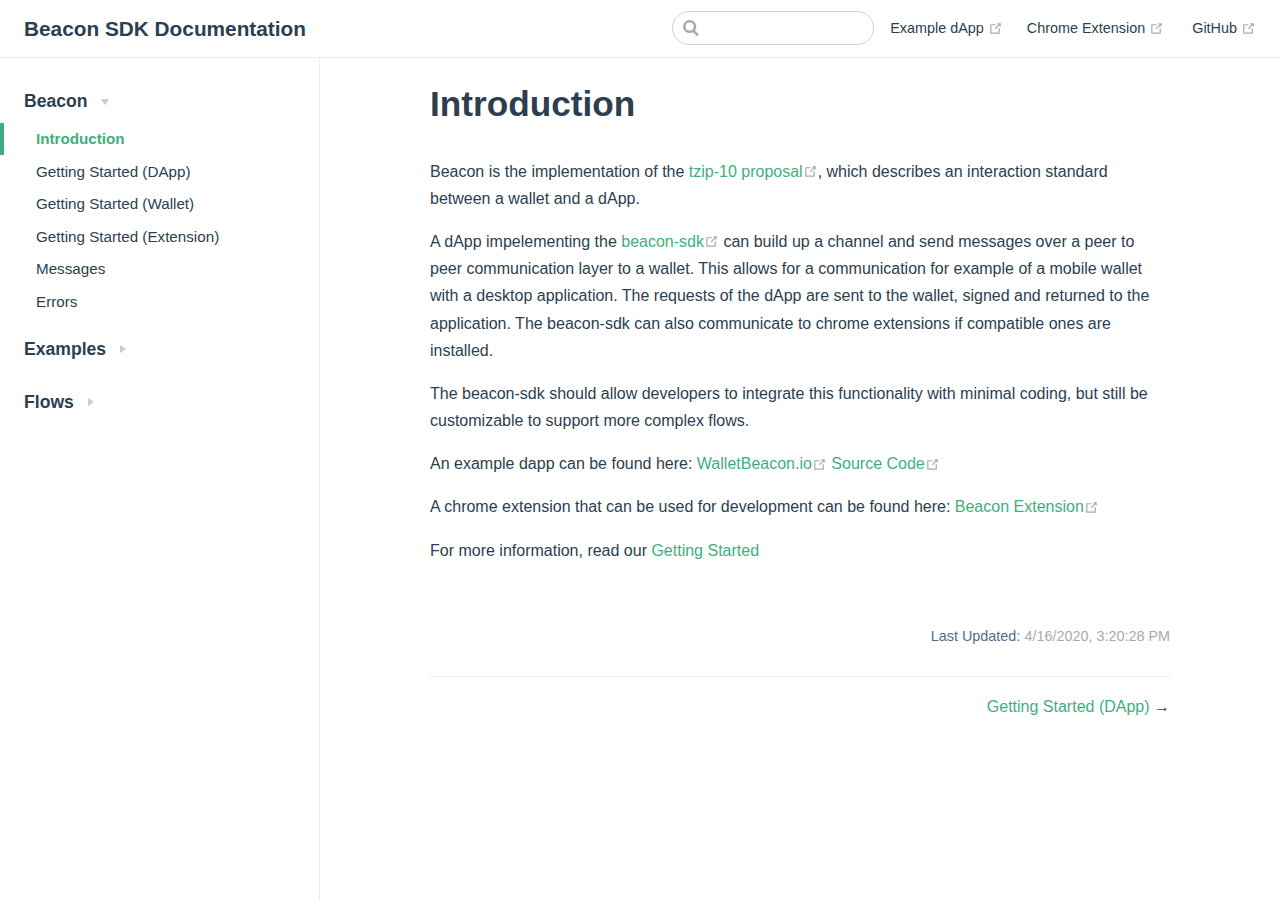
<file: index.html>
<!DOCTYPE html>
<html lang="en-US">
  <head>
    <meta charset="utf-8">
    <meta name="viewport" content="width=device-width,initial-scale=1">
    <title>Introduction | Beacon SDK Documentation</title>
    <meta name="generator" content="VuePress 1.4.1">
    
    <meta name="description" content="Connecting dApps on Tezos with your wallet.">
    <link rel="preload" href="/assets/css/0.styles.ea3a7883.css" as="style"><link rel="preload" href="/assets/js/app.e8fa6f82.js" as="script"><link rel="preload" href="/assets/js/2.52e72fab.js" as="script"><link rel="preload" href="/assets/js/5.0b355401.js" as="script"><link rel="prefetch" href="/assets/js/10.90cc5587.js"><link rel="prefetch" href="/assets/js/11.cc32dc08.js"><link rel="prefetch" href="/assets/js/12.af9ba212.js"><link rel="prefetch" href="/assets/js/13.df74759d.js"><link rel="prefetch" href="/assets/js/14.991d9dea.js"><link rel="prefetch" href="/assets/js/15.e4337207.js"><link rel="prefetch" href="/assets/js/16.d00bb945.js"><link rel="prefetch" href="/assets/js/17.fbaf616a.js"><link rel="prefetch" href="/assets/js/3.8b6cfc57.js"><link rel="prefetch" href="/assets/js/4.22da7bf4.js"><link rel="prefetch" href="/assets/js/6.87de67db.js"><link rel="prefetch" href="/assets/js/7.c6a5146e.js"><link rel="prefetch" href="/assets/js/8.c132c524.js"><link rel="prefetch" href="/assets/js/9.8d747794.js">
    <link rel="stylesheet" href="/assets/css/0.styles.ea3a7883.css">
  </head>
  <body>
    <div id="app" data-server-rendered="true"><div class="theme-container"><header class="navbar"><div class="sidebar-button"><svg xmlns="http://www.w3.org/2000/svg" aria-hidden="true" role="img" viewBox="0 0 448 512" class="icon"><path fill="currentColor" d="M436 124H12c-6.627 0-12-5.373-12-12V80c0-6.627 5.373-12 12-12h424c6.627 0 12 5.373 12 12v32c0 6.627-5.373 12-12 12zm0 160H12c-6.627 0-12-5.373-12-12v-32c0-6.627 5.373-12 12-12h424c6.627 0 12 5.373 12 12v32c0 6.627-5.373 12-12 12zm0 160H12c-6.627 0-12-5.373-12-12v-32c0-6.627 5.373-12 12-12h424c6.627 0 12 5.373 12 12v32c0 6.627-5.373 12-12 12z"></path></svg></div> <a href="/" class="home-link router-link-exact-active router-link-active"><!----> <span class="site-name">Beacon SDK Documentation</span></a> <div class="links"><div class="search-box"><input aria-label="Search" autocomplete="off" spellcheck="false" value=""> <!----></div> <nav class="nav-links can-hide"><div class="nav-item"><a href="https://www.walletbeacon.io/" target="_blank" rel="noopener noreferrer" class="nav-link external">
  Example dApp
  <svg xmlns="http://www.w3.org/2000/svg" aria-hidden="true" x="0px" y="0px" viewBox="0 0 100 100" width="15" height="15" class="icon outbound"><path fill="currentColor" d="M18.8,85.1h56l0,0c2.2,0,4-1.8,4-4v-32h-8v28h-48v-48h28v-8h-32l0,0c-2.2,0-4,1.8-4,4v56C14.8,83.3,16.6,85.1,18.8,85.1z"></path> <polygon fill="currentColor" points="45.7,48.7 51.3,54.3 77.2,28.5 77.2,37.2 85.2,37.2 85.2,14.9 62.8,14.9 62.8,22.9 71.5,22.9"></polygon></svg></a></div><div class="nav-item"><a href="https://github.com/airgap-it/beacon-extension/releases" target="_blank" rel="noopener noreferrer" class="nav-link external">
  Chrome Extension
  <svg xmlns="http://www.w3.org/2000/svg" aria-hidden="true" x="0px" y="0px" viewBox="0 0 100 100" width="15" height="15" class="icon outbound"><path fill="currentColor" d="M18.8,85.1h56l0,0c2.2,0,4-1.8,4-4v-32h-8v28h-48v-48h28v-8h-32l0,0c-2.2,0-4,1.8-4,4v56C14.8,83.3,16.6,85.1,18.8,85.1z"></path> <polygon fill="currentColor" points="45.7,48.7 51.3,54.3 77.2,28.5 77.2,37.2 85.2,37.2 85.2,14.9 62.8,14.9 62.8,22.9 71.5,22.9"></polygon></svg></a></div> <a href="https://github.com/airgap-it/beacon-sdk" target="_blank" rel="noopener noreferrer" class="repo-link">
    GitHub
    <svg xmlns="http://www.w3.org/2000/svg" aria-hidden="true" x="0px" y="0px" viewBox="0 0 100 100" width="15" height="15" class="icon outbound"><path fill="currentColor" d="M18.8,85.1h56l0,0c2.2,0,4-1.8,4-4v-32h-8v28h-48v-48h28v-8h-32l0,0c-2.2,0-4,1.8-4,4v56C14.8,83.3,16.6,85.1,18.8,85.1z"></path> <polygon fill="currentColor" points="45.7,48.7 51.3,54.3 77.2,28.5 77.2,37.2 85.2,37.2 85.2,14.9 62.8,14.9 62.8,22.9 71.5,22.9"></polygon></svg></a></nav></div></header> <div class="sidebar-mask"></div> <aside class="sidebar"><nav class="nav-links"><div class="nav-item"><a href="https://www.walletbeacon.io/" target="_blank" rel="noopener noreferrer" class="nav-link external">
  Example dApp
  <svg xmlns="http://www.w3.org/2000/svg" aria-hidden="true" x="0px" y="0px" viewBox="0 0 100 100" width="15" height="15" class="icon outbound"><path fill="currentColor" d="M18.8,85.1h56l0,0c2.2,0,4-1.8,4-4v-32h-8v28h-48v-48h28v-8h-32l0,0c-2.2,0-4,1.8-4,4v56C14.8,83.3,16.6,85.1,18.8,85.1z"></path> <polygon fill="currentColor" points="45.7,48.7 51.3,54.3 77.2,28.5 77.2,37.2 85.2,37.2 85.2,14.9 62.8,14.9 62.8,22.9 71.5,22.9"></polygon></svg></a></div><div class="nav-item"><a href="https://github.com/airgap-it/beacon-extension/releases" target="_blank" rel="noopener noreferrer" class="nav-link external">
  Chrome Extension
  <svg xmlns="http://www.w3.org/2000/svg" aria-hidden="true" x="0px" y="0px" viewBox="0 0 100 100" width="15" height="15" class="icon outbound"><path fill="currentColor" d="M18.8,85.1h56l0,0c2.2,0,4-1.8,4-4v-32h-8v28h-48v-48h28v-8h-32l0,0c-2.2,0-4,1.8-4,4v56C14.8,83.3,16.6,85.1,18.8,85.1z"></path> <polygon fill="currentColor" points="45.7,48.7 51.3,54.3 77.2,28.5 77.2,37.2 85.2,37.2 85.2,14.9 62.8,14.9 62.8,22.9 71.5,22.9"></polygon></svg></a></div> <a href="https://github.com/airgap-it/beacon-sdk" target="_blank" rel="noopener noreferrer" class="repo-link">
    GitHub
    <svg xmlns="http://www.w3.org/2000/svg" aria-hidden="true" x="0px" y="0px" viewBox="0 0 100 100" width="15" height="15" class="icon outbound"><path fill="currentColor" d="M18.8,85.1h56l0,0c2.2,0,4-1.8,4-4v-32h-8v28h-48v-48h28v-8h-32l0,0c-2.2,0-4,1.8-4,4v56C14.8,83.3,16.6,85.1,18.8,85.1z"></path> <polygon fill="currentColor" points="45.7,48.7 51.3,54.3 77.2,28.5 77.2,37.2 85.2,37.2 85.2,14.9 62.8,14.9 62.8,22.9 71.5,22.9"></polygon></svg></a></nav>  <ul class="sidebar-links"><li><section class="sidebar-group collapsable depth-0"><p class="sidebar-heading open"><span>Beacon</span> <span class="arrow down"></span></p> <ul class="sidebar-links sidebar-group-items"><li><a href="/" class="active sidebar-link">Introduction</a></li><li><a href="/beacon/02.getting-started-dapp.html" class="sidebar-link">Getting Started (DApp)</a></li><li><a href="/beacon/03.getting-started-wallet.html" class="sidebar-link">Getting Started (Wallet)</a></li><li><a href="/beacon/04.getting-started-extension.html" class="sidebar-link">Getting Started (Extension)</a></li><li><a href="/beacon/05.messages.html" class="sidebar-link">Messages</a></li><li><a href="/beacon/06.errors.html" class="sidebar-link">Errors</a></li></ul></section></li><li><section class="sidebar-group collapsable depth-0"><p class="sidebar-heading"><span>Examples</span> <span class="arrow right"></span></p> <!----></section></li><li><section class="sidebar-group collapsable depth-0"><p class="sidebar-heading"><span>Flows</span> <span class="arrow right"></span></p> <!----></section></li></ul> </aside> <main class="page"> <div class="theme-default-content content__default"><h1 id="introduction"><a href="#introduction" class="header-anchor">#</a> Introduction</h1> <p>Beacon is the implementation of the <a href="https://gitlab.com/tzip/tzip/tree/master/proposals/tzip-10" target="_blank" rel="noopener noreferrer">tzip-10 proposal<svg xmlns="http://www.w3.org/2000/svg" aria-hidden="true" x="0px" y="0px" viewBox="0 0 100 100" width="15" height="15" class="icon outbound"><path fill="currentColor" d="M18.8,85.1h56l0,0c2.2,0,4-1.8,4-4v-32h-8v28h-48v-48h28v-8h-32l0,0c-2.2,0-4,1.8-4,4v56C14.8,83.3,16.6,85.1,18.8,85.1z"></path> <polygon fill="currentColor" points="45.7,48.7 51.3,54.3 77.2,28.5 77.2,37.2 85.2,37.2 85.2,14.9 62.8,14.9 62.8,22.9 71.5,22.9"></polygon></svg></a>, which describes an interaction standard between a wallet and a dApp.</p> <p>A dApp impelementing the <a href="https://github.com/airgap-it/beacon-sdk" target="_blank" rel="noopener noreferrer">beacon-sdk<svg xmlns="http://www.w3.org/2000/svg" aria-hidden="true" x="0px" y="0px" viewBox="0 0 100 100" width="15" height="15" class="icon outbound"><path fill="currentColor" d="M18.8,85.1h56l0,0c2.2,0,4-1.8,4-4v-32h-8v28h-48v-48h28v-8h-32l0,0c-2.2,0-4,1.8-4,4v56C14.8,83.3,16.6,85.1,18.8,85.1z"></path> <polygon fill="currentColor" points="45.7,48.7 51.3,54.3 77.2,28.5 77.2,37.2 85.2,37.2 85.2,14.9 62.8,14.9 62.8,22.9 71.5,22.9"></polygon></svg></a> can build up a channel and send messages over a peer to peer communication layer to a wallet. This allows for a communication for example of a mobile wallet with a desktop application. The requests of the dApp are sent to the wallet, signed and returned to the application. The beacon-sdk can also communicate to chrome extensions if compatible ones are installed.</p> <p>The beacon-sdk should allow developers to integrate this functionality with minimal coding, but still be customizable to support more complex flows.</p> <p>An example dapp can be found here: <a href="https://walletbeacon.io" target="_blank" rel="noopener noreferrer">WalletBeacon.io<svg xmlns="http://www.w3.org/2000/svg" aria-hidden="true" x="0px" y="0px" viewBox="0 0 100 100" width="15" height="15" class="icon outbound"><path fill="currentColor" d="M18.8,85.1h56l0,0c2.2,0,4-1.8,4-4v-32h-8v28h-48v-48h28v-8h-32l0,0c-2.2,0-4,1.8-4,4v56C14.8,83.3,16.6,85.1,18.8,85.1z"></path> <polygon fill="currentColor" points="45.7,48.7 51.3,54.3 77.2,28.5 77.2,37.2 85.2,37.2 85.2,14.9 62.8,14.9 62.8,22.9 71.5,22.9"></polygon></svg></a> <a href="https://github.com/airgap-it/beacon-example-dapp" target="_blank" rel="noopener noreferrer">Source Code<svg xmlns="http://www.w3.org/2000/svg" aria-hidden="true" x="0px" y="0px" viewBox="0 0 100 100" width="15" height="15" class="icon outbound"><path fill="currentColor" d="M18.8,85.1h56l0,0c2.2,0,4-1.8,4-4v-32h-8v28h-48v-48h28v-8h-32l0,0c-2.2,0-4,1.8-4,4v56C14.8,83.3,16.6,85.1,18.8,85.1z"></path> <polygon fill="currentColor" points="45.7,48.7 51.3,54.3 77.2,28.5 77.2,37.2 85.2,37.2 85.2,14.9 62.8,14.9 62.8,22.9 71.5,22.9"></polygon></svg></a></p> <p>A chrome extension that can be used for development can be found here: <a href="https://github.com/airgap-it/beacon-extension/releases" target="_blank" rel="noopener noreferrer">Beacon Extension<svg xmlns="http://www.w3.org/2000/svg" aria-hidden="true" x="0px" y="0px" viewBox="0 0 100 100" width="15" height="15" class="icon outbound"><path fill="currentColor" d="M18.8,85.1h56l0,0c2.2,0,4-1.8,4-4v-32h-8v28h-48v-48h28v-8h-32l0,0c-2.2,0-4,1.8-4,4v56C14.8,83.3,16.6,85.1,18.8,85.1z"></path> <polygon fill="currentColor" points="45.7,48.7 51.3,54.3 77.2,28.5 77.2,37.2 85.2,37.2 85.2,14.9 62.8,14.9 62.8,22.9 71.5,22.9"></polygon></svg></a></p> <p>For more information, read our <a href="/beacon/getting-started-dapp/">Getting Started</a></p></div> <footer class="page-edit"><!----> <div class="last-updated"><span class="prefix">Last Updated:</span> <span class="time">4/16/2020, 3:20:28 PM</span></div></footer> <div class="page-nav"><p class="inner"><!----> <span class="next"><a href="/beacon/02.getting-started-dapp.html">
        Getting Started (DApp)
      </a>
      →
    </span></p></div> </main></div><div class="global-ui"><!----></div></div>
    <script src="/assets/js/app.e8fa6f82.js" defer></script><script src="/assets/js/2.52e72fab.js" defer></script><script src="/assets/js/5.0b355401.js" defer></script>
  </body>
</html>
</file>
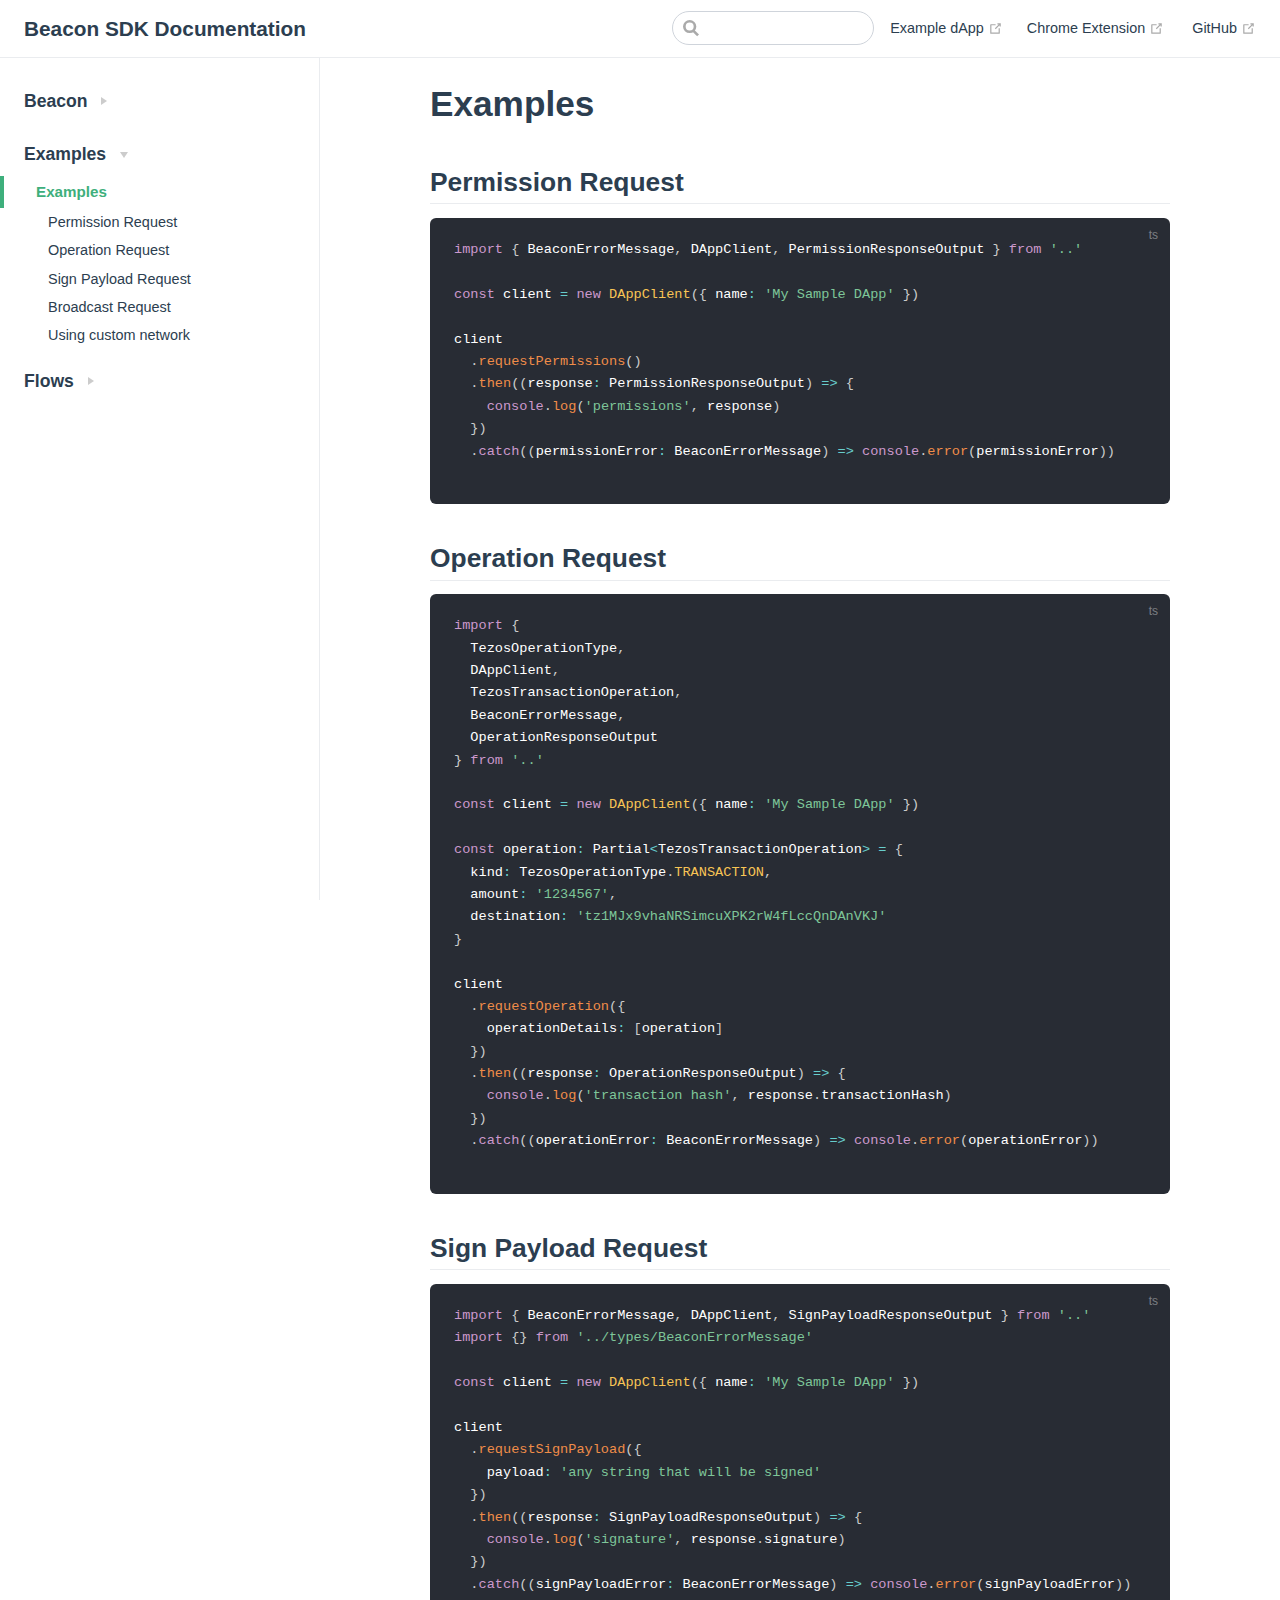
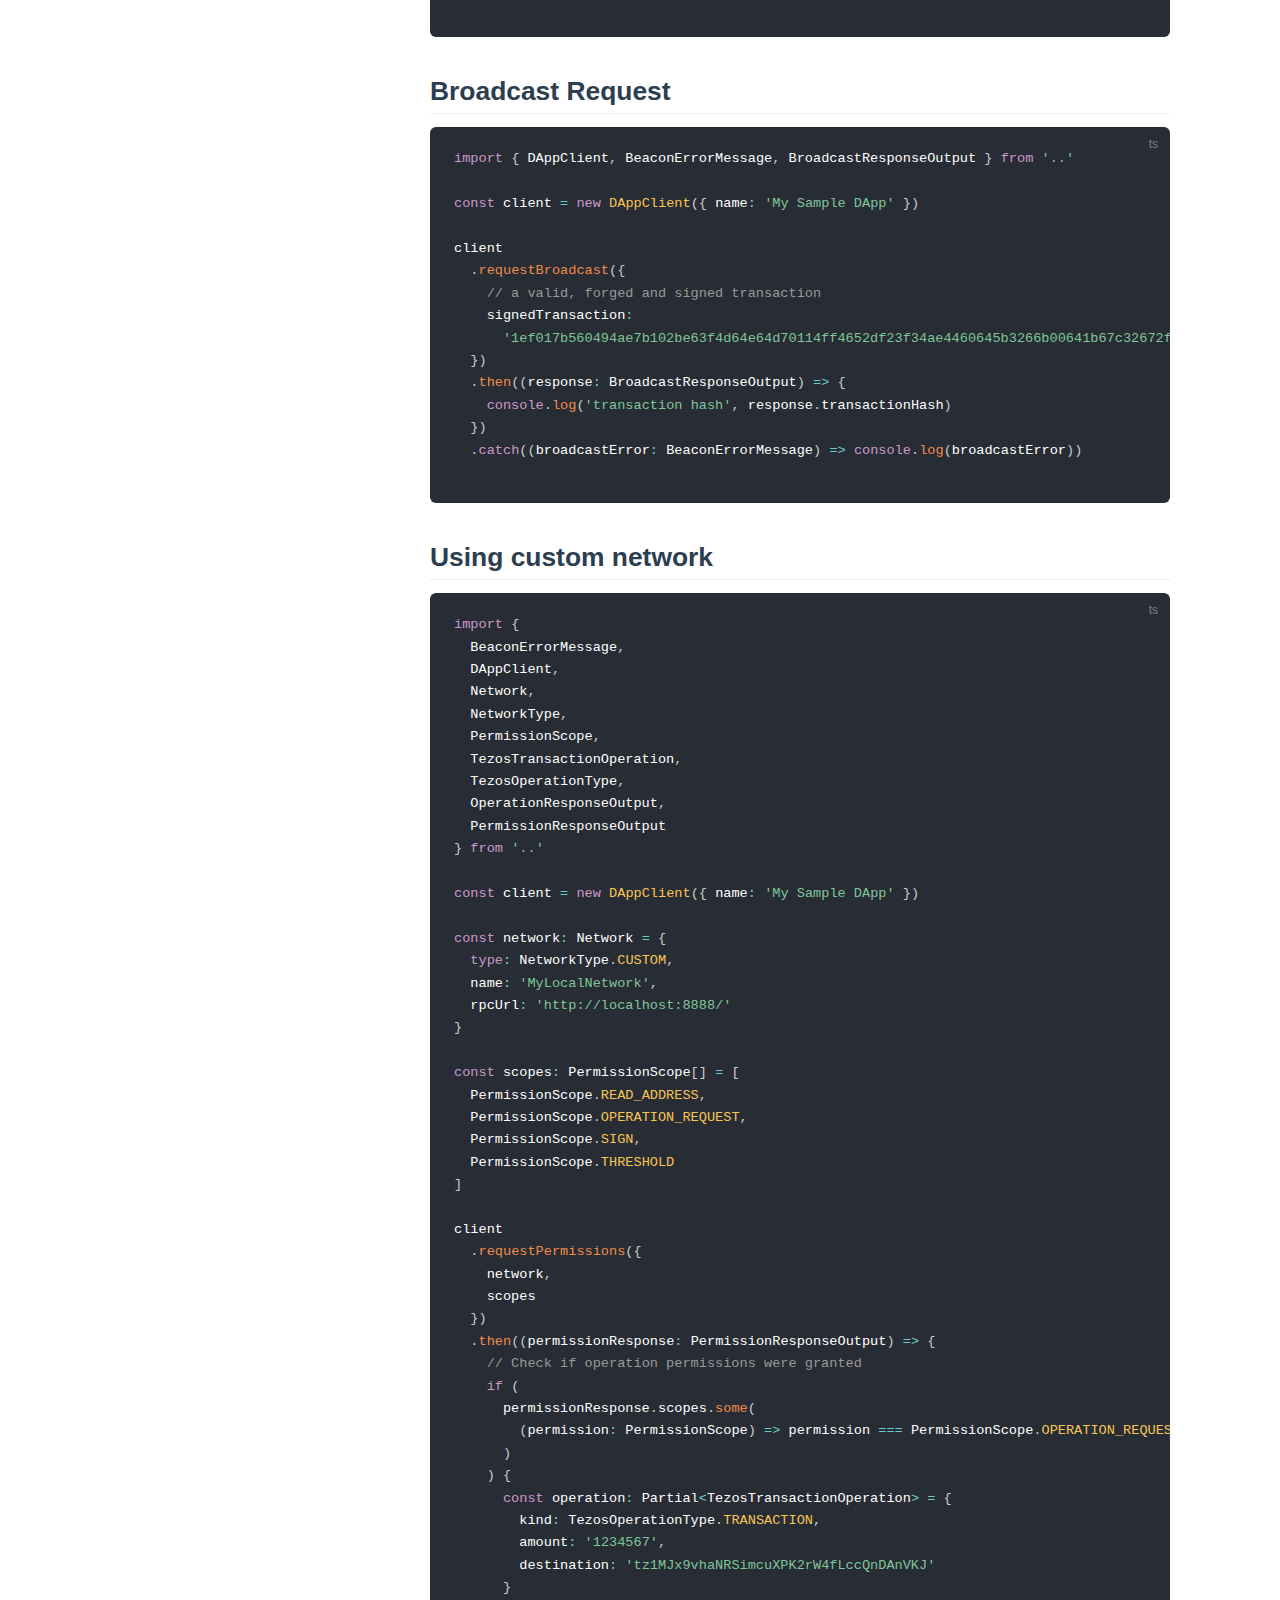
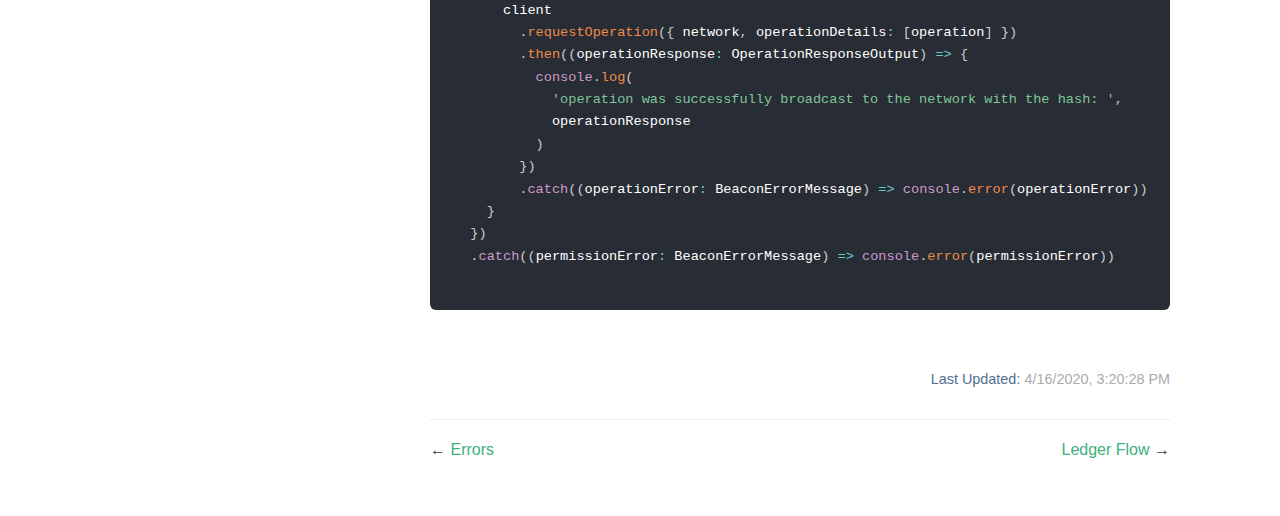
<file: examples/index.html>
<!DOCTYPE html>
<html lang="en-US">
  <head>
    <meta charset="utf-8">
    <meta name="viewport" content="width=device-width,initial-scale=1">
    <title>Examples | Beacon SDK Documentation</title>
    <meta name="generator" content="VuePress 1.4.1">
    
    <meta name="description" content="Connecting dApps on Tezos with your wallet.">
    <link rel="preload" href="/assets/css/0.styles.ea3a7883.css" as="style"><link rel="preload" href="/assets/js/app.e8fa6f82.js" as="script"><link rel="preload" href="/assets/js/2.52e72fab.js" as="script"><link rel="preload" href="/assets/js/11.cc32dc08.js" as="script"><link rel="prefetch" href="/assets/js/10.90cc5587.js"><link rel="prefetch" href="/assets/js/12.af9ba212.js"><link rel="prefetch" href="/assets/js/13.df74759d.js"><link rel="prefetch" href="/assets/js/14.991d9dea.js"><link rel="prefetch" href="/assets/js/15.e4337207.js"><link rel="prefetch" href="/assets/js/16.d00bb945.js"><link rel="prefetch" href="/assets/js/17.fbaf616a.js"><link rel="prefetch" href="/assets/js/3.8b6cfc57.js"><link rel="prefetch" href="/assets/js/4.22da7bf4.js"><link rel="prefetch" href="/assets/js/5.0b355401.js"><link rel="prefetch" href="/assets/js/6.87de67db.js"><link rel="prefetch" href="/assets/js/7.c6a5146e.js"><link rel="prefetch" href="/assets/js/8.c132c524.js"><link rel="prefetch" href="/assets/js/9.8d747794.js">
    <link rel="stylesheet" href="/assets/css/0.styles.ea3a7883.css">
  </head>
  <body>
    <div id="app" data-server-rendered="true"><div class="theme-container"><header class="navbar"><div class="sidebar-button"><svg xmlns="http://www.w3.org/2000/svg" aria-hidden="true" role="img" viewBox="0 0 448 512" class="icon"><path fill="currentColor" d="M436 124H12c-6.627 0-12-5.373-12-12V80c0-6.627 5.373-12 12-12h424c6.627 0 12 5.373 12 12v32c0 6.627-5.373 12-12 12zm0 160H12c-6.627 0-12-5.373-12-12v-32c0-6.627 5.373-12 12-12h424c6.627 0 12 5.373 12 12v32c0 6.627-5.373 12-12 12zm0 160H12c-6.627 0-12-5.373-12-12v-32c0-6.627 5.373-12 12-12h424c6.627 0 12 5.373 12 12v32c0 6.627-5.373 12-12 12z"></path></svg></div> <a href="/" class="home-link router-link-active"><!----> <span class="site-name">Beacon SDK Documentation</span></a> <div class="links"><div class="search-box"><input aria-label="Search" autocomplete="off" spellcheck="false" value=""> <!----></div> <nav class="nav-links can-hide"><div class="nav-item"><a href="https://www.walletbeacon.io/" target="_blank" rel="noopener noreferrer" class="nav-link external">
  Example dApp
  <svg xmlns="http://www.w3.org/2000/svg" aria-hidden="true" x="0px" y="0px" viewBox="0 0 100 100" width="15" height="15" class="icon outbound"><path fill="currentColor" d="M18.8,85.1h56l0,0c2.2,0,4-1.8,4-4v-32h-8v28h-48v-48h28v-8h-32l0,0c-2.2,0-4,1.8-4,4v56C14.8,83.3,16.6,85.1,18.8,85.1z"></path> <polygon fill="currentColor" points="45.7,48.7 51.3,54.3 77.2,28.5 77.2,37.2 85.2,37.2 85.2,14.9 62.8,14.9 62.8,22.9 71.5,22.9"></polygon></svg></a></div><div class="nav-item"><a href="https://github.com/airgap-it/beacon-extension/releases" target="_blank" rel="noopener noreferrer" class="nav-link external">
  Chrome Extension
  <svg xmlns="http://www.w3.org/2000/svg" aria-hidden="true" x="0px" y="0px" viewBox="0 0 100 100" width="15" height="15" class="icon outbound"><path fill="currentColor" d="M18.8,85.1h56l0,0c2.2,0,4-1.8,4-4v-32h-8v28h-48v-48h28v-8h-32l0,0c-2.2,0-4,1.8-4,4v56C14.8,83.3,16.6,85.1,18.8,85.1z"></path> <polygon fill="currentColor" points="45.7,48.7 51.3,54.3 77.2,28.5 77.2,37.2 85.2,37.2 85.2,14.9 62.8,14.9 62.8,22.9 71.5,22.9"></polygon></svg></a></div> <a href="https://github.com/airgap-it/beacon-sdk" target="_blank" rel="noopener noreferrer" class="repo-link">
    GitHub
    <svg xmlns="http://www.w3.org/2000/svg" aria-hidden="true" x="0px" y="0px" viewBox="0 0 100 100" width="15" height="15" class="icon outbound"><path fill="currentColor" d="M18.8,85.1h56l0,0c2.2,0,4-1.8,4-4v-32h-8v28h-48v-48h28v-8h-32l0,0c-2.2,0-4,1.8-4,4v56C14.8,83.3,16.6,85.1,18.8,85.1z"></path> <polygon fill="currentColor" points="45.7,48.7 51.3,54.3 77.2,28.5 77.2,37.2 85.2,37.2 85.2,14.9 62.8,14.9 62.8,22.9 71.5,22.9"></polygon></svg></a></nav></div></header> <div class="sidebar-mask"></div> <aside class="sidebar"><nav class="nav-links"><div class="nav-item"><a href="https://www.walletbeacon.io/" target="_blank" rel="noopener noreferrer" class="nav-link external">
  Example dApp
  <svg xmlns="http://www.w3.org/2000/svg" aria-hidden="true" x="0px" y="0px" viewBox="0 0 100 100" width="15" height="15" class="icon outbound"><path fill="currentColor" d="M18.8,85.1h56l0,0c2.2,0,4-1.8,4-4v-32h-8v28h-48v-48h28v-8h-32l0,0c-2.2,0-4,1.8-4,4v56C14.8,83.3,16.6,85.1,18.8,85.1z"></path> <polygon fill="currentColor" points="45.7,48.7 51.3,54.3 77.2,28.5 77.2,37.2 85.2,37.2 85.2,14.9 62.8,14.9 62.8,22.9 71.5,22.9"></polygon></svg></a></div><div class="nav-item"><a href="https://github.com/airgap-it/beacon-extension/releases" target="_blank" rel="noopener noreferrer" class="nav-link external">
  Chrome Extension
  <svg xmlns="http://www.w3.org/2000/svg" aria-hidden="true" x="0px" y="0px" viewBox="0 0 100 100" width="15" height="15" class="icon outbound"><path fill="currentColor" d="M18.8,85.1h56l0,0c2.2,0,4-1.8,4-4v-32h-8v28h-48v-48h28v-8h-32l0,0c-2.2,0-4,1.8-4,4v56C14.8,83.3,16.6,85.1,18.8,85.1z"></path> <polygon fill="currentColor" points="45.7,48.7 51.3,54.3 77.2,28.5 77.2,37.2 85.2,37.2 85.2,14.9 62.8,14.9 62.8,22.9 71.5,22.9"></polygon></svg></a></div> <a href="https://github.com/airgap-it/beacon-sdk" target="_blank" rel="noopener noreferrer" class="repo-link">
    GitHub
    <svg xmlns="http://www.w3.org/2000/svg" aria-hidden="true" x="0px" y="0px" viewBox="0 0 100 100" width="15" height="15" class="icon outbound"><path fill="currentColor" d="M18.8,85.1h56l0,0c2.2,0,4-1.8,4-4v-32h-8v28h-48v-48h28v-8h-32l0,0c-2.2,0-4,1.8-4,4v56C14.8,83.3,16.6,85.1,18.8,85.1z"></path> <polygon fill="currentColor" points="45.7,48.7 51.3,54.3 77.2,28.5 77.2,37.2 85.2,37.2 85.2,14.9 62.8,14.9 62.8,22.9 71.5,22.9"></polygon></svg></a></nav>  <ul class="sidebar-links"><li><section class="sidebar-group collapsable depth-0"><p class="sidebar-heading"><span>Beacon</span> <span class="arrow right"></span></p> <!----></section></li><li><section class="sidebar-group collapsable depth-0"><p class="sidebar-heading open"><span>Examples</span> <span class="arrow down"></span></p> <ul class="sidebar-links sidebar-group-items"><li><a href="/examples/" class="active sidebar-link">Examples</a><ul class="sidebar-sub-headers"><li class="sidebar-sub-header"><a href="/examples/#permission-request" class="sidebar-link">Permission Request</a></li><li class="sidebar-sub-header"><a href="/examples/#operation-request" class="sidebar-link">Operation Request</a></li><li class="sidebar-sub-header"><a href="/examples/#sign-payload-request" class="sidebar-link">Sign Payload Request</a></li><li class="sidebar-sub-header"><a href="/examples/#broadcast-request" class="sidebar-link">Broadcast Request</a></li><li class="sidebar-sub-header"><a href="/examples/#using-custom-network" class="sidebar-link">Using custom network</a></li></ul></li></ul></section></li><li><section class="sidebar-group collapsable depth-0"><p class="sidebar-heading"><span>Flows</span> <span class="arrow right"></span></p> <!----></section></li></ul> </aside> <main class="page"> <div class="theme-default-content content__default"><h1 id="examples"><a href="#examples" class="header-anchor">#</a> Examples</h1> <h2 id="permission-request"><a href="#permission-request" class="header-anchor">#</a> Permission Request</h2> <div class="language-ts extra-class"><pre class="language-ts"><code><span class="token keyword">import</span> <span class="token punctuation">{</span> BeaconErrorMessage<span class="token punctuation">,</span> DAppClient<span class="token punctuation">,</span> PermissionResponseOutput <span class="token punctuation">}</span> <span class="token keyword">from</span> <span class="token string">'..'</span>

<span class="token keyword">const</span> client <span class="token operator">=</span> <span class="token keyword">new</span> <span class="token class-name">DAppClient</span><span class="token punctuation">(</span><span class="token punctuation">{</span> name<span class="token operator">:</span> <span class="token string">'My Sample DApp'</span> <span class="token punctuation">}</span><span class="token punctuation">)</span>

client
  <span class="token punctuation">.</span><span class="token function">requestPermissions</span><span class="token punctuation">(</span><span class="token punctuation">)</span>
  <span class="token punctuation">.</span><span class="token function">then</span><span class="token punctuation">(</span><span class="token punctuation">(</span><span class="token parameter">response<span class="token operator">:</span> PermissionResponseOutput</span><span class="token punctuation">)</span> <span class="token operator">=&gt;</span> <span class="token punctuation">{</span>
    <span class="token builtin">console</span><span class="token punctuation">.</span><span class="token function">log</span><span class="token punctuation">(</span><span class="token string">'permissions'</span><span class="token punctuation">,</span> response<span class="token punctuation">)</span>
  <span class="token punctuation">}</span><span class="token punctuation">)</span>
  <span class="token punctuation">.</span><span class="token keyword">catch</span><span class="token punctuation">(</span><span class="token punctuation">(</span><span class="token parameter">permissionError<span class="token operator">:</span> BeaconErrorMessage</span><span class="token punctuation">)</span> <span class="token operator">=&gt;</span> <span class="token builtin">console</span><span class="token punctuation">.</span><span class="token function">error</span><span class="token punctuation">(</span>permissionError<span class="token punctuation">)</span><span class="token punctuation">)</span>
</code></pre></div><h2 id="operation-request"><a href="#operation-request" class="header-anchor">#</a> Operation Request</h2> <div class="language-ts extra-class"><pre class="language-ts"><code><span class="token keyword">import</span> <span class="token punctuation">{</span>
  TezosOperationType<span class="token punctuation">,</span>
  DAppClient<span class="token punctuation">,</span>
  TezosTransactionOperation<span class="token punctuation">,</span>
  BeaconErrorMessage<span class="token punctuation">,</span>
  OperationResponseOutput
<span class="token punctuation">}</span> <span class="token keyword">from</span> <span class="token string">'..'</span>

<span class="token keyword">const</span> client <span class="token operator">=</span> <span class="token keyword">new</span> <span class="token class-name">DAppClient</span><span class="token punctuation">(</span><span class="token punctuation">{</span> name<span class="token operator">:</span> <span class="token string">'My Sample DApp'</span> <span class="token punctuation">}</span><span class="token punctuation">)</span>

<span class="token keyword">const</span> operation<span class="token operator">:</span> Partial<span class="token operator">&lt;</span>TezosTransactionOperation<span class="token operator">&gt;</span> <span class="token operator">=</span> <span class="token punctuation">{</span>
  kind<span class="token operator">:</span> TezosOperationType<span class="token punctuation">.</span><span class="token constant">TRANSACTION</span><span class="token punctuation">,</span>
  amount<span class="token operator">:</span> <span class="token string">'1234567'</span><span class="token punctuation">,</span>
  destination<span class="token operator">:</span> <span class="token string">'tz1MJx9vhaNRSimcuXPK2rW4fLccQnDAnVKJ'</span>
<span class="token punctuation">}</span>

client
  <span class="token punctuation">.</span><span class="token function">requestOperation</span><span class="token punctuation">(</span><span class="token punctuation">{</span>
    operationDetails<span class="token operator">:</span> <span class="token punctuation">[</span>operation<span class="token punctuation">]</span>
  <span class="token punctuation">}</span><span class="token punctuation">)</span>
  <span class="token punctuation">.</span><span class="token function">then</span><span class="token punctuation">(</span><span class="token punctuation">(</span><span class="token parameter">response<span class="token operator">:</span> OperationResponseOutput</span><span class="token punctuation">)</span> <span class="token operator">=&gt;</span> <span class="token punctuation">{</span>
    <span class="token builtin">console</span><span class="token punctuation">.</span><span class="token function">log</span><span class="token punctuation">(</span><span class="token string">'transaction hash'</span><span class="token punctuation">,</span> response<span class="token punctuation">.</span>transactionHash<span class="token punctuation">)</span>
  <span class="token punctuation">}</span><span class="token punctuation">)</span>
  <span class="token punctuation">.</span><span class="token keyword">catch</span><span class="token punctuation">(</span><span class="token punctuation">(</span><span class="token parameter">operationError<span class="token operator">:</span> BeaconErrorMessage</span><span class="token punctuation">)</span> <span class="token operator">=&gt;</span> <span class="token builtin">console</span><span class="token punctuation">.</span><span class="token function">error</span><span class="token punctuation">(</span>operationError<span class="token punctuation">)</span><span class="token punctuation">)</span>
</code></pre></div><h2 id="sign-payload-request"><a href="#sign-payload-request" class="header-anchor">#</a> Sign Payload Request</h2> <div class="language-ts extra-class"><pre class="language-ts"><code><span class="token keyword">import</span> <span class="token punctuation">{</span> BeaconErrorMessage<span class="token punctuation">,</span> DAppClient<span class="token punctuation">,</span> SignPayloadResponseOutput <span class="token punctuation">}</span> <span class="token keyword">from</span> <span class="token string">'..'</span>
<span class="token keyword">import</span> <span class="token punctuation">{</span><span class="token punctuation">}</span> <span class="token keyword">from</span> <span class="token string">'../types/BeaconErrorMessage'</span>

<span class="token keyword">const</span> client <span class="token operator">=</span> <span class="token keyword">new</span> <span class="token class-name">DAppClient</span><span class="token punctuation">(</span><span class="token punctuation">{</span> name<span class="token operator">:</span> <span class="token string">'My Sample DApp'</span> <span class="token punctuation">}</span><span class="token punctuation">)</span>

client
  <span class="token punctuation">.</span><span class="token function">requestSignPayload</span><span class="token punctuation">(</span><span class="token punctuation">{</span>
    payload<span class="token operator">:</span> <span class="token string">'any string that will be signed'</span>
  <span class="token punctuation">}</span><span class="token punctuation">)</span>
  <span class="token punctuation">.</span><span class="token function">then</span><span class="token punctuation">(</span><span class="token punctuation">(</span><span class="token parameter">response<span class="token operator">:</span> SignPayloadResponseOutput</span><span class="token punctuation">)</span> <span class="token operator">=&gt;</span> <span class="token punctuation">{</span>
    <span class="token builtin">console</span><span class="token punctuation">.</span><span class="token function">log</span><span class="token punctuation">(</span><span class="token string">'signature'</span><span class="token punctuation">,</span> response<span class="token punctuation">.</span>signature<span class="token punctuation">)</span>
  <span class="token punctuation">}</span><span class="token punctuation">)</span>
  <span class="token punctuation">.</span><span class="token keyword">catch</span><span class="token punctuation">(</span><span class="token punctuation">(</span><span class="token parameter">signPayloadError<span class="token operator">:</span> BeaconErrorMessage</span><span class="token punctuation">)</span> <span class="token operator">=&gt;</span> <span class="token builtin">console</span><span class="token punctuation">.</span><span class="token function">error</span><span class="token punctuation">(</span>signPayloadError<span class="token punctuation">)</span><span class="token punctuation">)</span>
</code></pre></div><h2 id="broadcast-request"><a href="#broadcast-request" class="header-anchor">#</a> Broadcast Request</h2> <div class="language-ts extra-class"><pre class="language-ts"><code><span class="token keyword">import</span> <span class="token punctuation">{</span> DAppClient<span class="token punctuation">,</span> BeaconErrorMessage<span class="token punctuation">,</span> BroadcastResponseOutput <span class="token punctuation">}</span> <span class="token keyword">from</span> <span class="token string">'..'</span>

<span class="token keyword">const</span> client <span class="token operator">=</span> <span class="token keyword">new</span> <span class="token class-name">DAppClient</span><span class="token punctuation">(</span><span class="token punctuation">{</span> name<span class="token operator">:</span> <span class="token string">'My Sample DApp'</span> <span class="token punctuation">}</span><span class="token punctuation">)</span>

client
  <span class="token punctuation">.</span><span class="token function">requestBroadcast</span><span class="token punctuation">(</span><span class="token punctuation">{</span>
    <span class="token comment">// a valid, forged and signed transaction</span>
    signedTransaction<span class="token operator">:</span>
      <span class="token string">'[base64]'</span>
  <span class="token punctuation">}</span><span class="token punctuation">)</span>
  <span class="token punctuation">.</span><span class="token function">then</span><span class="token punctuation">(</span><span class="token punctuation">(</span><span class="token parameter">response<span class="token operator">:</span> BroadcastResponseOutput</span><span class="token punctuation">)</span> <span class="token operator">=&gt;</span> <span class="token punctuation">{</span>
    <span class="token builtin">console</span><span class="token punctuation">.</span><span class="token function">log</span><span class="token punctuation">(</span><span class="token string">'transaction hash'</span><span class="token punctuation">,</span> response<span class="token punctuation">.</span>transactionHash<span class="token punctuation">)</span>
  <span class="token punctuation">}</span><span class="token punctuation">)</span>
  <span class="token punctuation">.</span><span class="token keyword">catch</span><span class="token punctuation">(</span><span class="token punctuation">(</span><span class="token parameter">broadcastError<span class="token operator">:</span> BeaconErrorMessage</span><span class="token punctuation">)</span> <span class="token operator">=&gt;</span> <span class="token builtin">console</span><span class="token punctuation">.</span><span class="token function">log</span><span class="token punctuation">(</span>broadcastError<span class="token punctuation">)</span><span class="token punctuation">)</span>
</code></pre></div><h2 id="using-custom-network"><a href="#using-custom-network" class="header-anchor">#</a> Using custom network</h2> <div class="language-ts extra-class"><pre class="language-ts"><code><span class="token keyword">import</span> <span class="token punctuation">{</span>
  BeaconErrorMessage<span class="token punctuation">,</span>
  DAppClient<span class="token punctuation">,</span>
  Network<span class="token punctuation">,</span>
  NetworkType<span class="token punctuation">,</span>
  PermissionScope<span class="token punctuation">,</span>
  TezosTransactionOperation<span class="token punctuation">,</span>
  TezosOperationType<span class="token punctuation">,</span>
  OperationResponseOutput<span class="token punctuation">,</span>
  PermissionResponseOutput
<span class="token punctuation">}</span> <span class="token keyword">from</span> <span class="token string">'..'</span>

<span class="token keyword">const</span> client <span class="token operator">=</span> <span class="token keyword">new</span> <span class="token class-name">DAppClient</span><span class="token punctuation">(</span><span class="token punctuation">{</span> name<span class="token operator">:</span> <span class="token string">'My Sample DApp'</span> <span class="token punctuation">}</span><span class="token punctuation">)</span>

<span class="token keyword">const</span> network<span class="token operator">:</span> Network <span class="token operator">=</span> <span class="token punctuation">{</span>
  <span class="token keyword">type</span><span class="token operator">:</span> NetworkType<span class="token punctuation">.</span><span class="token constant">CUSTOM</span><span class="token punctuation">,</span>
  name<span class="token operator">:</span> <span class="token string">'MyLocalNetwork'</span><span class="token punctuation">,</span>
  rpcUrl<span class="token operator">:</span> <span class="token string">'http://localhost:8888/'</span>
<span class="token punctuation">}</span>

<span class="token keyword">const</span> scopes<span class="token operator">:</span> PermissionScope<span class="token punctuation">[</span><span class="token punctuation">]</span> <span class="token operator">=</span> <span class="token punctuation">[</span>
  PermissionScope<span class="token punctuation">.</span><span class="token constant">READ_ADDRESS</span><span class="token punctuation">,</span>
  PermissionScope<span class="token punctuation">.</span><span class="token constant">OPERATION_REQUEST</span><span class="token punctuation">,</span>
  PermissionScope<span class="token punctuation">.</span><span class="token constant">SIGN</span><span class="token punctuation">,</span>
  PermissionScope<span class="token punctuation">.</span><span class="token constant">THRESHOLD</span>
<span class="token punctuation">]</span>

client
  <span class="token punctuation">.</span><span class="token function">requestPermissions</span><span class="token punctuation">(</span><span class="token punctuation">{</span>
    network<span class="token punctuation">,</span>
    scopes
  <span class="token punctuation">}</span><span class="token punctuation">)</span>
  <span class="token punctuation">.</span><span class="token function">then</span><span class="token punctuation">(</span><span class="token punctuation">(</span><span class="token parameter">permissionResponse<span class="token operator">:</span> PermissionResponseOutput</span><span class="token punctuation">)</span> <span class="token operator">=&gt;</span> <span class="token punctuation">{</span>
    <span class="token comment">// Check if operation permissions were granted</span>
    <span class="token keyword">if</span> <span class="token punctuation">(</span>
      permissionResponse<span class="token punctuation">.</span>scopes<span class="token punctuation">.</span><span class="token function">some</span><span class="token punctuation">(</span>
        <span class="token punctuation">(</span><span class="token parameter">permission<span class="token operator">:</span> PermissionScope</span><span class="token punctuation">)</span> <span class="token operator">=&gt;</span> permission <span class="token operator">===</span> PermissionScope<span class="token punctuation">.</span><span class="token constant">OPERATION_REQUEST</span>
      <span class="token punctuation">)</span>
    <span class="token punctuation">)</span> <span class="token punctuation">{</span>
      <span class="token keyword">const</span> operation<span class="token operator">:</span> Partial<span class="token operator">&lt;</span>TezosTransactionOperation<span class="token operator">&gt;</span> <span class="token operator">=</span> <span class="token punctuation">{</span>
        kind<span class="token operator">:</span> TezosOperationType<span class="token punctuation">.</span><span class="token constant">TRANSACTION</span><span class="token punctuation">,</span>
        amount<span class="token operator">:</span> <span class="token string">'1234567'</span><span class="token punctuation">,</span>
        destination<span class="token operator">:</span> <span class="token string">'tz1MJx9vhaNRSimcuXPK2rW4fLccQnDAnVKJ'</span>
      <span class="token punctuation">}</span>
      client
        <span class="token punctuation">.</span><span class="token function">requestOperation</span><span class="token punctuation">(</span><span class="token punctuation">{</span> network<span class="token punctuation">,</span> operationDetails<span class="token operator">:</span> <span class="token punctuation">[</span>operation<span class="token punctuation">]</span> <span class="token punctuation">}</span><span class="token punctuation">)</span>
        <span class="token punctuation">.</span><span class="token function">then</span><span class="token punctuation">(</span><span class="token punctuation">(</span><span class="token parameter">operationResponse<span class="token operator">:</span> OperationResponseOutput</span><span class="token punctuation">)</span> <span class="token operator">=&gt;</span> <span class="token punctuation">{</span>
          <span class="token builtin">console</span><span class="token punctuation">.</span><span class="token function">log</span><span class="token punctuation">(</span>
            <span class="token string">'operation was successfully broadcast to the network with the hash: '</span><span class="token punctuation">,</span>
            operationResponse
          <span class="token punctuation">)</span>
        <span class="token punctuation">}</span><span class="token punctuation">)</span>
        <span class="token punctuation">.</span><span class="token keyword">catch</span><span class="token punctuation">(</span><span class="token punctuation">(</span><span class="token parameter">operationError<span class="token operator">:</span> BeaconErrorMessage</span><span class="token punctuation">)</span> <span class="token operator">=&gt;</span> <span class="token builtin">console</span><span class="token punctuation">.</span><span class="token function">error</span><span class="token punctuation">(</span>operationError<span class="token punctuation">)</span><span class="token punctuation">)</span>
    <span class="token punctuation">}</span>
  <span class="token punctuation">}</span><span class="token punctuation">)</span>
  <span class="token punctuation">.</span><span class="token keyword">catch</span><span class="token punctuation">(</span><span class="token punctuation">(</span><span class="token parameter">permissionError<span class="token operator">:</span> BeaconErrorMessage</span><span class="token punctuation">)</span> <span class="token operator">=&gt;</span> <span class="token builtin">console</span><span class="token punctuation">.</span><span class="token function">error</span><span class="token punctuation">(</span>permissionError<span class="token punctuation">)</span><span class="token punctuation">)</span>
</code></pre></div></div> <footer class="page-edit"><!----> <div class="last-updated"><span class="prefix">Last Updated:</span> <span class="time">4/16/2020, 3:20:28 PM</span></div></footer> <div class="page-nav"><p class="inner"><span class="prev">
      ←
      <a href="/beacon/06.errors.html" class="prev">
        Errors
      </a></span> <span class="next"><a href="/flows/Ledger.html">
        Ledger Flow
      </a>
      →
    </span></p></div> </main></div><div class="global-ui"><!----></div></div>
    <script src="/assets/js/app.e8fa6f82.js" defer></script><script src="/assets/js/2.52e72fab.js" defer></script><script src="/assets/js/11.cc32dc08.js" defer></script>
  </body>
</html>
</file>
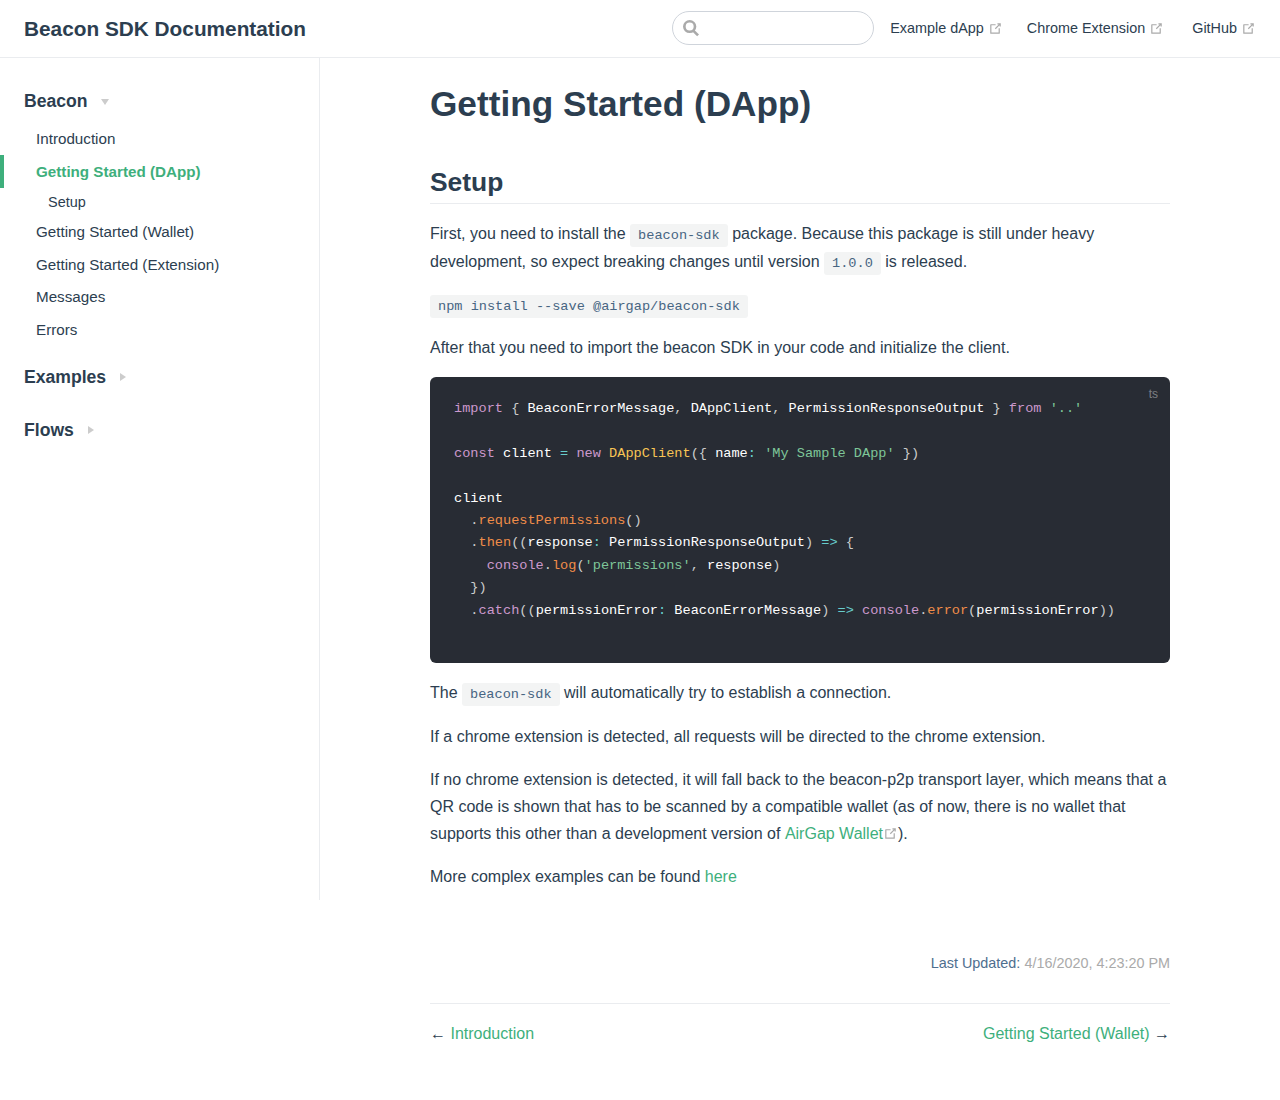
<file: beacon/02.getting-started-dapp.html>
<!DOCTYPE html>
<html lang="en-US">
  <head>
    <meta charset="utf-8">
    <meta name="viewport" content="width=device-width,initial-scale=1">
    <title>Getting Started (DApp) | Beacon SDK Documentation</title>
    <meta name="generator" content="VuePress 1.4.1">
    
    <meta name="description" content="Connecting dApps on Tezos with your wallet.">
    <link rel="preload" href="/assets/css/0.styles.ea3a7883.css" as="style"><link rel="preload" href="/assets/js/app.e8fa6f82.js" as="script"><link rel="preload" href="/assets/js/2.52e72fab.js" as="script"><link rel="preload" href="/assets/js/6.87de67db.js" as="script"><link rel="prefetch" href="/assets/js/10.90cc5587.js"><link rel="prefetch" href="/assets/js/11.cc32dc08.js"><link rel="prefetch" href="/assets/js/12.af9ba212.js"><link rel="prefetch" href="/assets/js/13.df74759d.js"><link rel="prefetch" href="/assets/js/14.991d9dea.js"><link rel="prefetch" href="/assets/js/15.e4337207.js"><link rel="prefetch" href="/assets/js/16.d00bb945.js"><link rel="prefetch" href="/assets/js/17.fbaf616a.js"><link rel="prefetch" href="/assets/js/3.8b6cfc57.js"><link rel="prefetch" href="/assets/js/4.22da7bf4.js"><link rel="prefetch" href="/assets/js/5.0b355401.js"><link rel="prefetch" href="/assets/js/7.c6a5146e.js"><link rel="prefetch" href="/assets/js/8.c132c524.js"><link rel="prefetch" href="/assets/js/9.8d747794.js">
    <link rel="stylesheet" href="/assets/css/0.styles.ea3a7883.css">
  </head>
  <body>
    <div id="app" data-server-rendered="true"><div class="theme-container"><header class="navbar"><div class="sidebar-button"><svg xmlns="http://www.w3.org/2000/svg" aria-hidden="true" role="img" viewBox="0 0 448 512" class="icon"><path fill="currentColor" d="M436 124H12c-6.627 0-12-5.373-12-12V80c0-6.627 5.373-12 12-12h424c6.627 0 12 5.373 12 12v32c0 6.627-5.373 12-12 12zm0 160H12c-6.627 0-12-5.373-12-12v-32c0-6.627 5.373-12 12-12h424c6.627 0 12 5.373 12 12v32c0 6.627-5.373 12-12 12zm0 160H12c-6.627 0-12-5.373-12-12v-32c0-6.627 5.373-12 12-12h424c6.627 0 12 5.373 12 12v32c0 6.627-5.373 12-12 12z"></path></svg></div> <a href="/" class="home-link router-link-active"><!----> <span class="site-name">Beacon SDK Documentation</span></a> <div class="links"><div class="search-box"><input aria-label="Search" autocomplete="off" spellcheck="false" value=""> <!----></div> <nav class="nav-links can-hide"><div class="nav-item"><a href="https://www.walletbeacon.io/" target="_blank" rel="noopener noreferrer" class="nav-link external">
  Example dApp
  <svg xmlns="http://www.w3.org/2000/svg" aria-hidden="true" x="0px" y="0px" viewBox="0 0 100 100" width="15" height="15" class="icon outbound"><path fill="currentColor" d="M18.8,85.1h56l0,0c2.2,0,4-1.8,4-4v-32h-8v28h-48v-48h28v-8h-32l0,0c-2.2,0-4,1.8-4,4v56C14.8,83.3,16.6,85.1,18.8,85.1z"></path> <polygon fill="currentColor" points="45.7,48.7 51.3,54.3 77.2,28.5 77.2,37.2 85.2,37.2 85.2,14.9 62.8,14.9 62.8,22.9 71.5,22.9"></polygon></svg></a></div><div class="nav-item"><a href="https://github.com/airgap-it/beacon-extension/releases" target="_blank" rel="noopener noreferrer" class="nav-link external">
  Chrome Extension
  <svg xmlns="http://www.w3.org/2000/svg" aria-hidden="true" x="0px" y="0px" viewBox="0 0 100 100" width="15" height="15" class="icon outbound"><path fill="currentColor" d="M18.8,85.1h56l0,0c2.2,0,4-1.8,4-4v-32h-8v28h-48v-48h28v-8h-32l0,0c-2.2,0-4,1.8-4,4v56C14.8,83.3,16.6,85.1,18.8,85.1z"></path> <polygon fill="currentColor" points="45.7,48.7 51.3,54.3 77.2,28.5 77.2,37.2 85.2,37.2 85.2,14.9 62.8,14.9 62.8,22.9 71.5,22.9"></polygon></svg></a></div> <a href="https://github.com/airgap-it/beacon-sdk" target="_blank" rel="noopener noreferrer" class="repo-link">
    GitHub
    <svg xmlns="http://www.w3.org/2000/svg" aria-hidden="true" x="0px" y="0px" viewBox="0 0 100 100" width="15" height="15" class="icon outbound"><path fill="currentColor" d="M18.8,85.1h56l0,0c2.2,0,4-1.8,4-4v-32h-8v28h-48v-48h28v-8h-32l0,0c-2.2,0-4,1.8-4,4v56C14.8,83.3,16.6,85.1,18.8,85.1z"></path> <polygon fill="currentColor" points="45.7,48.7 51.3,54.3 77.2,28.5 77.2,37.2 85.2,37.2 85.2,14.9 62.8,14.9 62.8,22.9 71.5,22.9"></polygon></svg></a></nav></div></header> <div class="sidebar-mask"></div> <aside class="sidebar"><nav class="nav-links"><div class="nav-item"><a href="https://www.walletbeacon.io/" target="_blank" rel="noopener noreferrer" class="nav-link external">
  Example dApp
  <svg xmlns="http://www.w3.org/2000/svg" aria-hidden="true" x="0px" y="0px" viewBox="0 0 100 100" width="15" height="15" class="icon outbound"><path fill="currentColor" d="M18.8,85.1h56l0,0c2.2,0,4-1.8,4-4v-32h-8v28h-48v-48h28v-8h-32l0,0c-2.2,0-4,1.8-4,4v56C14.8,83.3,16.6,85.1,18.8,85.1z"></path> <polygon fill="currentColor" points="45.7,48.7 51.3,54.3 77.2,28.5 77.2,37.2 85.2,37.2 85.2,14.9 62.8,14.9 62.8,22.9 71.5,22.9"></polygon></svg></a></div><div class="nav-item"><a href="https://github.com/airgap-it/beacon-extension/releases" target="_blank" rel="noopener noreferrer" class="nav-link external">
  Chrome Extension
  <svg xmlns="http://www.w3.org/2000/svg" aria-hidden="true" x="0px" y="0px" viewBox="0 0 100 100" width="15" height="15" class="icon outbound"><path fill="currentColor" d="M18.8,85.1h56l0,0c2.2,0,4-1.8,4-4v-32h-8v28h-48v-48h28v-8h-32l0,0c-2.2,0-4,1.8-4,4v56C14.8,83.3,16.6,85.1,18.8,85.1z"></path> <polygon fill="currentColor" points="45.7,48.7 51.3,54.3 77.2,28.5 77.2,37.2 85.2,37.2 85.2,14.9 62.8,14.9 62.8,22.9 71.5,22.9"></polygon></svg></a></div> <a href="https://github.com/airgap-it/beacon-sdk" target="_blank" rel="noopener noreferrer" class="repo-link">
    GitHub
    <svg xmlns="http://www.w3.org/2000/svg" aria-hidden="true" x="0px" y="0px" viewBox="0 0 100 100" width="15" height="15" class="icon outbound"><path fill="currentColor" d="M18.8,85.1h56l0,0c2.2,0,4-1.8,4-4v-32h-8v28h-48v-48h28v-8h-32l0,0c-2.2,0-4,1.8-4,4v56C14.8,83.3,16.6,85.1,18.8,85.1z"></path> <polygon fill="currentColor" points="45.7,48.7 51.3,54.3 77.2,28.5 77.2,37.2 85.2,37.2 85.2,14.9 62.8,14.9 62.8,22.9 71.5,22.9"></polygon></svg></a></nav>  <ul class="sidebar-links"><li><section class="sidebar-group collapsable depth-0"><p class="sidebar-heading open"><span>Beacon</span> <span class="arrow down"></span></p> <ul class="sidebar-links sidebar-group-items"><li><a href="/" class="sidebar-link">Introduction</a></li><li><a href="/beacon/02.getting-started-dapp.html" class="active sidebar-link">Getting Started (DApp)</a><ul class="sidebar-sub-headers"><li class="sidebar-sub-header"><a href="/beacon/02.getting-started-dapp.html#setup" class="sidebar-link">Setup</a></li></ul></li><li><a href="/beacon/03.getting-started-wallet.html" class="sidebar-link">Getting Started (Wallet)</a></li><li><a href="/beacon/04.getting-started-extension.html" class="sidebar-link">Getting Started (Extension)</a></li><li><a href="/beacon/05.messages.html" class="sidebar-link">Messages</a></li><li><a href="/beacon/06.errors.html" class="sidebar-link">Errors</a></li></ul></section></li><li><section class="sidebar-group collapsable depth-0"><p class="sidebar-heading"><span>Examples</span> <span class="arrow right"></span></p> <!----></section></li><li><section class="sidebar-group collapsable depth-0"><p class="sidebar-heading"><span>Flows</span> <span class="arrow right"></span></p> <!----></section></li></ul> </aside> <main class="page"> <div class="theme-default-content content__default"><h1 id="getting-started-dapp"><a href="#getting-started-dapp" class="header-anchor">#</a> Getting Started (DApp)</h1> <h2 id="setup"><a href="#setup" class="header-anchor">#</a> Setup</h2> <p>First, you need to install the <code>beacon-sdk</code> package. Because this package is still under heavy development, so expect breaking changes until version <code>1.0.0</code> is released.</p> <p><code>npm install --save @airgap/beacon-sdk</code></p> <p>After that you need to import the beacon SDK in your code and initialize the client.</p> <div class="language-ts extra-class"><pre class="language-ts"><code><span class="token keyword">import</span> <span class="token punctuation">{</span> BeaconErrorMessage<span class="token punctuation">,</span> DAppClient<span class="token punctuation">,</span> PermissionResponseOutput <span class="token punctuation">}</span> <span class="token keyword">from</span> <span class="token string">'..'</span>

<span class="token keyword">const</span> client <span class="token operator">=</span> <span class="token keyword">new</span> <span class="token class-name">DAppClient</span><span class="token punctuation">(</span><span class="token punctuation">{</span> name<span class="token operator">:</span> <span class="token string">'My Sample DApp'</span> <span class="token punctuation">}</span><span class="token punctuation">)</span>

client
  <span class="token punctuation">.</span><span class="token function">requestPermissions</span><span class="token punctuation">(</span><span class="token punctuation">)</span>
  <span class="token punctuation">.</span><span class="token function">then</span><span class="token punctuation">(</span><span class="token punctuation">(</span><span class="token parameter">response<span class="token operator">:</span> PermissionResponseOutput</span><span class="token punctuation">)</span> <span class="token operator">=&gt;</span> <span class="token punctuation">{</span>
    <span class="token builtin">console</span><span class="token punctuation">.</span><span class="token function">log</span><span class="token punctuation">(</span><span class="token string">'permissions'</span><span class="token punctuation">,</span> response<span class="token punctuation">)</span>
  <span class="token punctuation">}</span><span class="token punctuation">)</span>
  <span class="token punctuation">.</span><span class="token keyword">catch</span><span class="token punctuation">(</span><span class="token punctuation">(</span><span class="token parameter">permissionError<span class="token operator">:</span> BeaconErrorMessage</span><span class="token punctuation">)</span> <span class="token operator">=&gt;</span> <span class="token builtin">console</span><span class="token punctuation">.</span><span class="token function">error</span><span class="token punctuation">(</span>permissionError<span class="token punctuation">)</span><span class="token punctuation">)</span>
</code></pre></div><p>The <code>beacon-sdk</code> will automatically try to establish a connection.</p> <p>If a chrome extension is detected, all requests will be directed to the chrome extension.</p> <p>If no chrome extension is detected, it will fall back to the beacon-p2p transport layer, which means that a QR code is shown that has to be scanned by a compatible wallet (as of now, there is no wallet that supports this other than a development version of <a href="https://github.com/airgap-it/airgap-wallet/releases/tag/v3.0.3" target="_blank" rel="noopener noreferrer">AirGap Wallet<svg xmlns="http://www.w3.org/2000/svg" aria-hidden="true" x="0px" y="0px" viewBox="0 0 100 100" width="15" height="15" class="icon outbound"><path fill="currentColor" d="M18.8,85.1h56l0,0c2.2,0,4-1.8,4-4v-32h-8v28h-48v-48h28v-8h-32l0,0c-2.2,0-4,1.8-4,4v56C14.8,83.3,16.6,85.1,18.8,85.1z"></path> <polygon fill="currentColor" points="45.7,48.7 51.3,54.3 77.2,28.5 77.2,37.2 85.2,37.2 85.2,14.9 62.8,14.9 62.8,22.9 71.5,22.9"></polygon></svg></a>).</p> <p>More complex examples can be found <a href="/examples/">here</a></p></div> <footer class="page-edit"><!----> <div class="last-updated"><span class="prefix">Last Updated:</span> <span class="time">4/16/2020, 4:23:20 PM</span></div></footer> <div class="page-nav"><p class="inner"><span class="prev">
      ←
      <a href="/" class="prev router-link-active">
        Introduction
      </a></span> <span class="next"><a href="/beacon/03.getting-started-wallet.html">
        Getting Started (Wallet)
      </a>
      →
    </span></p></div> </main></div><div class="global-ui"><!----></div></div>
    <script src="/assets/js/app.e8fa6f82.js" defer></script><script src="/assets/js/2.52e72fab.js" defer></script><script src="/assets/js/6.87de67db.js" defer></script>
  </body>
</html>
</file>
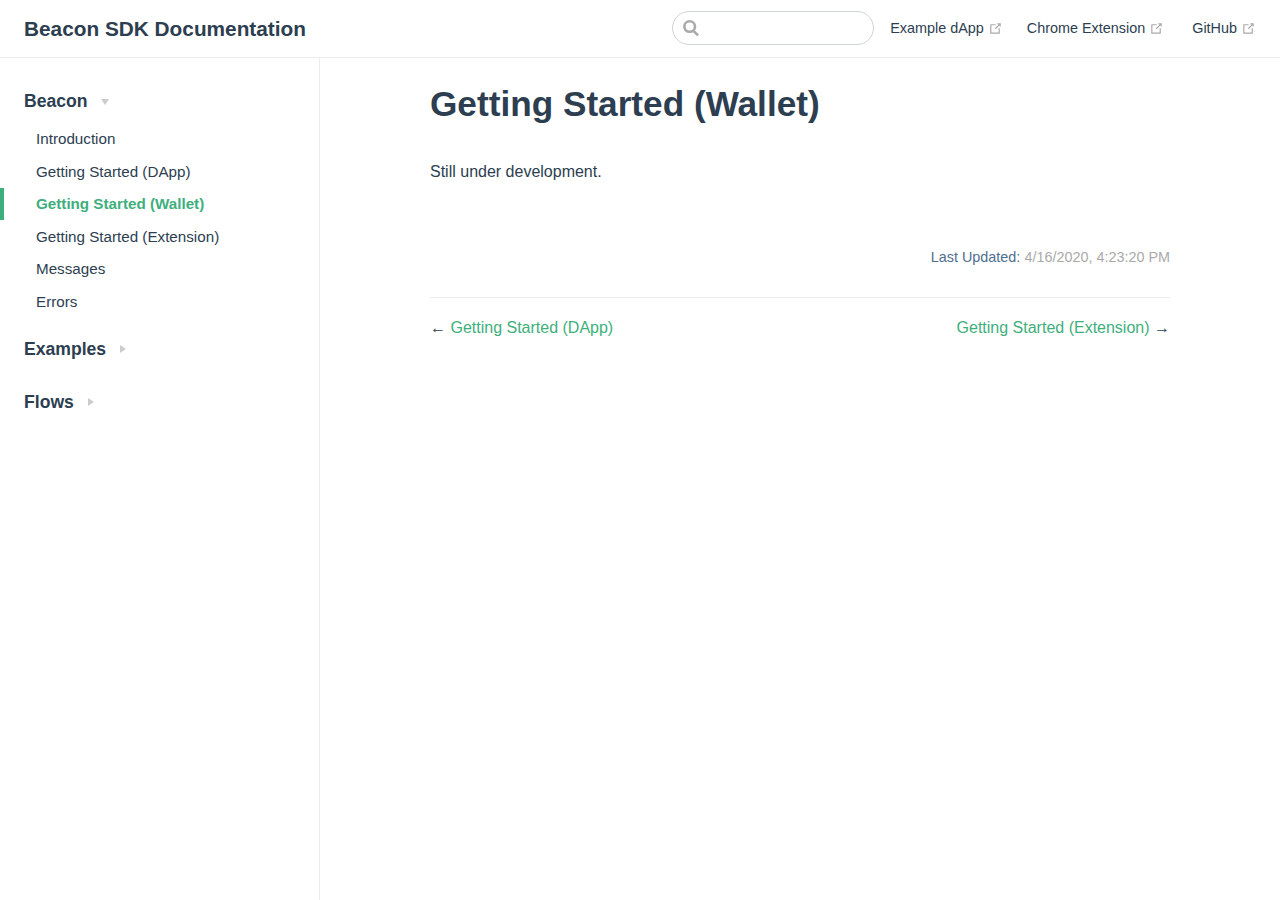
<file: beacon/03.getting-started-wallet.html>
<!DOCTYPE html>
<html lang="en-US">
  <head>
    <meta charset="utf-8">
    <meta name="viewport" content="width=device-width,initial-scale=1">
    <title>Getting Started (Wallet) | Beacon SDK Documentation</title>
    <meta name="generator" content="VuePress 1.4.1">
    
    <meta name="description" content="Connecting dApps on Tezos with your wallet.">
    <link rel="preload" href="/assets/css/0.styles.ea3a7883.css" as="style"><link rel="preload" href="/assets/js/app.e8fa6f82.js" as="script"><link rel="preload" href="/assets/js/2.52e72fab.js" as="script"><link rel="preload" href="/assets/js/7.c6a5146e.js" as="script"><link rel="prefetch" href="/assets/js/10.90cc5587.js"><link rel="prefetch" href="/assets/js/11.cc32dc08.js"><link rel="prefetch" href="/assets/js/12.af9ba212.js"><link rel="prefetch" href="/assets/js/13.df74759d.js"><link rel="prefetch" href="/assets/js/14.991d9dea.js"><link rel="prefetch" href="/assets/js/15.e4337207.js"><link rel="prefetch" href="/assets/js/16.d00bb945.js"><link rel="prefetch" href="/assets/js/17.fbaf616a.js"><link rel="prefetch" href="/assets/js/3.8b6cfc57.js"><link rel="prefetch" href="/assets/js/4.22da7bf4.js"><link rel="prefetch" href="/assets/js/5.0b355401.js"><link rel="prefetch" href="/assets/js/6.87de67db.js"><link rel="prefetch" href="/assets/js/8.c132c524.js"><link rel="prefetch" href="/assets/js/9.8d747794.js">
    <link rel="stylesheet" href="/assets/css/0.styles.ea3a7883.css">
  </head>
  <body>
    <div id="app" data-server-rendered="true"><div class="theme-container"><header class="navbar"><div class="sidebar-button"><svg xmlns="http://www.w3.org/2000/svg" aria-hidden="true" role="img" viewBox="0 0 448 512" class="icon"><path fill="currentColor" d="M436 124H12c-6.627 0-12-5.373-12-12V80c0-6.627 5.373-12 12-12h424c6.627 0 12 5.373 12 12v32c0 6.627-5.373 12-12 12zm0 160H12c-6.627 0-12-5.373-12-12v-32c0-6.627 5.373-12 12-12h424c6.627 0 12 5.373 12 12v32c0 6.627-5.373 12-12 12zm0 160H12c-6.627 0-12-5.373-12-12v-32c0-6.627 5.373-12 12-12h424c6.627 0 12 5.373 12 12v32c0 6.627-5.373 12-12 12z"></path></svg></div> <a href="/" class="home-link router-link-active"><!----> <span class="site-name">Beacon SDK Documentation</span></a> <div class="links"><div class="search-box"><input aria-label="Search" autocomplete="off" spellcheck="false" value=""> <!----></div> <nav class="nav-links can-hide"><div class="nav-item"><a href="https://www.walletbeacon.io/" target="_blank" rel="noopener noreferrer" class="nav-link external">
  Example dApp
  <svg xmlns="http://www.w3.org/2000/svg" aria-hidden="true" x="0px" y="0px" viewBox="0 0 100 100" width="15" height="15" class="icon outbound"><path fill="currentColor" d="M18.8,85.1h56l0,0c2.2,0,4-1.8,4-4v-32h-8v28h-48v-48h28v-8h-32l0,0c-2.2,0-4,1.8-4,4v56C14.8,83.3,16.6,85.1,18.8,85.1z"></path> <polygon fill="currentColor" points="45.7,48.7 51.3,54.3 77.2,28.5 77.2,37.2 85.2,37.2 85.2,14.9 62.8,14.9 62.8,22.9 71.5,22.9"></polygon></svg></a></div><div class="nav-item"><a href="https://github.com/airgap-it/beacon-extension/releases" target="_blank" rel="noopener noreferrer" class="nav-link external">
  Chrome Extension
  <svg xmlns="http://www.w3.org/2000/svg" aria-hidden="true" x="0px" y="0px" viewBox="0 0 100 100" width="15" height="15" class="icon outbound"><path fill="currentColor" d="M18.8,85.1h56l0,0c2.2,0,4-1.8,4-4v-32h-8v28h-48v-48h28v-8h-32l0,0c-2.2,0-4,1.8-4,4v56C14.8,83.3,16.6,85.1,18.8,85.1z"></path> <polygon fill="currentColor" points="45.7,48.7 51.3,54.3 77.2,28.5 77.2,37.2 85.2,37.2 85.2,14.9 62.8,14.9 62.8,22.9 71.5,22.9"></polygon></svg></a></div> <a href="https://github.com/airgap-it/beacon-sdk" target="_blank" rel="noopener noreferrer" class="repo-link">
    GitHub
    <svg xmlns="http://www.w3.org/2000/svg" aria-hidden="true" x="0px" y="0px" viewBox="0 0 100 100" width="15" height="15" class="icon outbound"><path fill="currentColor" d="M18.8,85.1h56l0,0c2.2,0,4-1.8,4-4v-32h-8v28h-48v-48h28v-8h-32l0,0c-2.2,0-4,1.8-4,4v56C14.8,83.3,16.6,85.1,18.8,85.1z"></path> <polygon fill="currentColor" points="45.7,48.7 51.3,54.3 77.2,28.5 77.2,37.2 85.2,37.2 85.2,14.9 62.8,14.9 62.8,22.9 71.5,22.9"></polygon></svg></a></nav></div></header> <div class="sidebar-mask"></div> <aside class="sidebar"><nav class="nav-links"><div class="nav-item"><a href="https://www.walletbeacon.io/" target="_blank" rel="noopener noreferrer" class="nav-link external">
  Example dApp
  <svg xmlns="http://www.w3.org/2000/svg" aria-hidden="true" x="0px" y="0px" viewBox="0 0 100 100" width="15" height="15" class="icon outbound"><path fill="currentColor" d="M18.8,85.1h56l0,0c2.2,0,4-1.8,4-4v-32h-8v28h-48v-48h28v-8h-32l0,0c-2.2,0-4,1.8-4,4v56C14.8,83.3,16.6,85.1,18.8,85.1z"></path> <polygon fill="currentColor" points="45.7,48.7 51.3,54.3 77.2,28.5 77.2,37.2 85.2,37.2 85.2,14.9 62.8,14.9 62.8,22.9 71.5,22.9"></polygon></svg></a></div><div class="nav-item"><a href="https://github.com/airgap-it/beacon-extension/releases" target="_blank" rel="noopener noreferrer" class="nav-link external">
  Chrome Extension
  <svg xmlns="http://www.w3.org/2000/svg" aria-hidden="true" x="0px" y="0px" viewBox="0 0 100 100" width="15" height="15" class="icon outbound"><path fill="currentColor" d="M18.8,85.1h56l0,0c2.2,0,4-1.8,4-4v-32h-8v28h-48v-48h28v-8h-32l0,0c-2.2,0-4,1.8-4,4v56C14.8,83.3,16.6,85.1,18.8,85.1z"></path> <polygon fill="currentColor" points="45.7,48.7 51.3,54.3 77.2,28.5 77.2,37.2 85.2,37.2 85.2,14.9 62.8,14.9 62.8,22.9 71.5,22.9"></polygon></svg></a></div> <a href="https://github.com/airgap-it/beacon-sdk" target="_blank" rel="noopener noreferrer" class="repo-link">
    GitHub
    <svg xmlns="http://www.w3.org/2000/svg" aria-hidden="true" x="0px" y="0px" viewBox="0 0 100 100" width="15" height="15" class="icon outbound"><path fill="currentColor" d="M18.8,85.1h56l0,0c2.2,0,4-1.8,4-4v-32h-8v28h-48v-48h28v-8h-32l0,0c-2.2,0-4,1.8-4,4v56C14.8,83.3,16.6,85.1,18.8,85.1z"></path> <polygon fill="currentColor" points="45.7,48.7 51.3,54.3 77.2,28.5 77.2,37.2 85.2,37.2 85.2,14.9 62.8,14.9 62.8,22.9 71.5,22.9"></polygon></svg></a></nav>  <ul class="sidebar-links"><li><section class="sidebar-group collapsable depth-0"><p class="sidebar-heading open"><span>Beacon</span> <span class="arrow down"></span></p> <ul class="sidebar-links sidebar-group-items"><li><a href="/" class="sidebar-link">Introduction</a></li><li><a href="/beacon/02.getting-started-dapp.html" class="sidebar-link">Getting Started (DApp)</a></li><li><a href="/beacon/03.getting-started-wallet.html" class="active sidebar-link">Getting Started (Wallet)</a></li><li><a href="/beacon/04.getting-started-extension.html" class="sidebar-link">Getting Started (Extension)</a></li><li><a href="/beacon/05.messages.html" class="sidebar-link">Messages</a></li><li><a href="/beacon/06.errors.html" class="sidebar-link">Errors</a></li></ul></section></li><li><section class="sidebar-group collapsable depth-0"><p class="sidebar-heading"><span>Examples</span> <span class="arrow right"></span></p> <!----></section></li><li><section class="sidebar-group collapsable depth-0"><p class="sidebar-heading"><span>Flows</span> <span class="arrow right"></span></p> <!----></section></li></ul> </aside> <main class="page"> <div class="theme-default-content content__default"><h1 id="getting-started-wallet"><a href="#getting-started-wallet" class="header-anchor">#</a> Getting Started (Wallet)</h1> <p>Still under development.</p></div> <footer class="page-edit"><!----> <div class="last-updated"><span class="prefix">Last Updated:</span> <span class="time">4/16/2020, 4:23:20 PM</span></div></footer> <div class="page-nav"><p class="inner"><span class="prev">
      ←
      <a href="/beacon/02.getting-started-dapp.html" class="prev">
        Getting Started (DApp)
      </a></span> <span class="next"><a href="/beacon/04.getting-started-extension.html">
        Getting Started (Extension)
      </a>
      →
    </span></p></div> </main></div><div class="global-ui"><!----></div></div>
    <script src="/assets/js/app.e8fa6f82.js" defer></script><script src="/assets/js/2.52e72fab.js" defer></script><script src="/assets/js/7.c6a5146e.js" defer></script>
  </body>
</html>
</file>
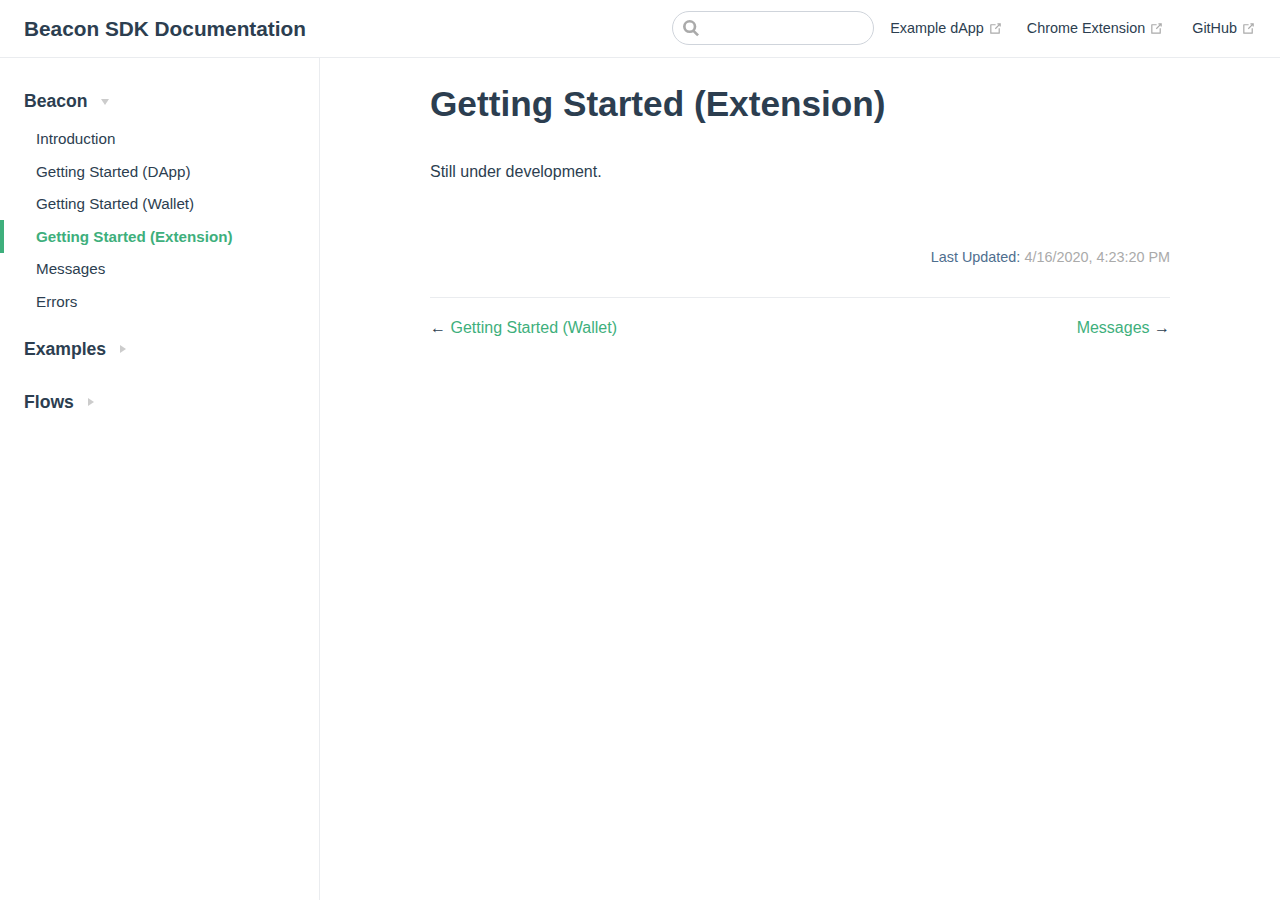
<file: beacon/04.getting-started-extension.html>
<!DOCTYPE html>
<html lang="en-US">
  <head>
    <meta charset="utf-8">
    <meta name="viewport" content="width=device-width,initial-scale=1">
    <title>Getting Started (Extension) | Beacon SDK Documentation</title>
    <meta name="generator" content="VuePress 1.4.1">
    
    <meta name="description" content="Connecting dApps on Tezos with your wallet.">
    <link rel="preload" href="/assets/css/0.styles.ea3a7883.css" as="style"><link rel="preload" href="/assets/js/app.e8fa6f82.js" as="script"><link rel="preload" href="/assets/js/2.52e72fab.js" as="script"><link rel="preload" href="/assets/js/8.c132c524.js" as="script"><link rel="prefetch" href="/assets/js/10.90cc5587.js"><link rel="prefetch" href="/assets/js/11.cc32dc08.js"><link rel="prefetch" href="/assets/js/12.af9ba212.js"><link rel="prefetch" href="/assets/js/13.df74759d.js"><link rel="prefetch" href="/assets/js/14.991d9dea.js"><link rel="prefetch" href="/assets/js/15.e4337207.js"><link rel="prefetch" href="/assets/js/16.d00bb945.js"><link rel="prefetch" href="/assets/js/17.fbaf616a.js"><link rel="prefetch" href="/assets/js/3.8b6cfc57.js"><link rel="prefetch" href="/assets/js/4.22da7bf4.js"><link rel="prefetch" href="/assets/js/5.0b355401.js"><link rel="prefetch" href="/assets/js/6.87de67db.js"><link rel="prefetch" href="/assets/js/7.c6a5146e.js"><link rel="prefetch" href="/assets/js/9.8d747794.js">
    <link rel="stylesheet" href="/assets/css/0.styles.ea3a7883.css">
  </head>
  <body>
    <div id="app" data-server-rendered="true"><div class="theme-container"><header class="navbar"><div class="sidebar-button"><svg xmlns="http://www.w3.org/2000/svg" aria-hidden="true" role="img" viewBox="0 0 448 512" class="icon"><path fill="currentColor" d="M436 124H12c-6.627 0-12-5.373-12-12V80c0-6.627 5.373-12 12-12h424c6.627 0 12 5.373 12 12v32c0 6.627-5.373 12-12 12zm0 160H12c-6.627 0-12-5.373-12-12v-32c0-6.627 5.373-12 12-12h424c6.627 0 12 5.373 12 12v32c0 6.627-5.373 12-12 12zm0 160H12c-6.627 0-12-5.373-12-12v-32c0-6.627 5.373-12 12-12h424c6.627 0 12 5.373 12 12v32c0 6.627-5.373 12-12 12z"></path></svg></div> <a href="/" class="home-link router-link-active"><!----> <span class="site-name">Beacon SDK Documentation</span></a> <div class="links"><div class="search-box"><input aria-label="Search" autocomplete="off" spellcheck="false" value=""> <!----></div> <nav class="nav-links can-hide"><div class="nav-item"><a href="https://www.walletbeacon.io/" target="_blank" rel="noopener noreferrer" class="nav-link external">
  Example dApp
  <svg xmlns="http://www.w3.org/2000/svg" aria-hidden="true" x="0px" y="0px" viewBox="0 0 100 100" width="15" height="15" class="icon outbound"><path fill="currentColor" d="M18.8,85.1h56l0,0c2.2,0,4-1.8,4-4v-32h-8v28h-48v-48h28v-8h-32l0,0c-2.2,0-4,1.8-4,4v56C14.8,83.3,16.6,85.1,18.8,85.1z"></path> <polygon fill="currentColor" points="45.7,48.7 51.3,54.3 77.2,28.5 77.2,37.2 85.2,37.2 85.2,14.9 62.8,14.9 62.8,22.9 71.5,22.9"></polygon></svg></a></div><div class="nav-item"><a href="https://github.com/airgap-it/beacon-extension/releases" target="_blank" rel="noopener noreferrer" class="nav-link external">
  Chrome Extension
  <svg xmlns="http://www.w3.org/2000/svg" aria-hidden="true" x="0px" y="0px" viewBox="0 0 100 100" width="15" height="15" class="icon outbound"><path fill="currentColor" d="M18.8,85.1h56l0,0c2.2,0,4-1.8,4-4v-32h-8v28h-48v-48h28v-8h-32l0,0c-2.2,0-4,1.8-4,4v56C14.8,83.3,16.6,85.1,18.8,85.1z"></path> <polygon fill="currentColor" points="45.7,48.7 51.3,54.3 77.2,28.5 77.2,37.2 85.2,37.2 85.2,14.9 62.8,14.9 62.8,22.9 71.5,22.9"></polygon></svg></a></div> <a href="https://github.com/airgap-it/beacon-sdk" target="_blank" rel="noopener noreferrer" class="repo-link">
    GitHub
    <svg xmlns="http://www.w3.org/2000/svg" aria-hidden="true" x="0px" y="0px" viewBox="0 0 100 100" width="15" height="15" class="icon outbound"><path fill="currentColor" d="M18.8,85.1h56l0,0c2.2,0,4-1.8,4-4v-32h-8v28h-48v-48h28v-8h-32l0,0c-2.2,0-4,1.8-4,4v56C14.8,83.3,16.6,85.1,18.8,85.1z"></path> <polygon fill="currentColor" points="45.7,48.7 51.3,54.3 77.2,28.5 77.2,37.2 85.2,37.2 85.2,14.9 62.8,14.9 62.8,22.9 71.5,22.9"></polygon></svg></a></nav></div></header> <div class="sidebar-mask"></div> <aside class="sidebar"><nav class="nav-links"><div class="nav-item"><a href="https://www.walletbeacon.io/" target="_blank" rel="noopener noreferrer" class="nav-link external">
  Example dApp
  <svg xmlns="http://www.w3.org/2000/svg" aria-hidden="true" x="0px" y="0px" viewBox="0 0 100 100" width="15" height="15" class="icon outbound"><path fill="currentColor" d="M18.8,85.1h56l0,0c2.2,0,4-1.8,4-4v-32h-8v28h-48v-48h28v-8h-32l0,0c-2.2,0-4,1.8-4,4v56C14.8,83.3,16.6,85.1,18.8,85.1z"></path> <polygon fill="currentColor" points="45.7,48.7 51.3,54.3 77.2,28.5 77.2,37.2 85.2,37.2 85.2,14.9 62.8,14.9 62.8,22.9 71.5,22.9"></polygon></svg></a></div><div class="nav-item"><a href="https://github.com/airgap-it/beacon-extension/releases" target="_blank" rel="noopener noreferrer" class="nav-link external">
  Chrome Extension
  <svg xmlns="http://www.w3.org/2000/svg" aria-hidden="true" x="0px" y="0px" viewBox="0 0 100 100" width="15" height="15" class="icon outbound"><path fill="currentColor" d="M18.8,85.1h56l0,0c2.2,0,4-1.8,4-4v-32h-8v28h-48v-48h28v-8h-32l0,0c-2.2,0-4,1.8-4,4v56C14.8,83.3,16.6,85.1,18.8,85.1z"></path> <polygon fill="currentColor" points="45.7,48.7 51.3,54.3 77.2,28.5 77.2,37.2 85.2,37.2 85.2,14.9 62.8,14.9 62.8,22.9 71.5,22.9"></polygon></svg></a></div> <a href="https://github.com/airgap-it/beacon-sdk" target="_blank" rel="noopener noreferrer" class="repo-link">
    GitHub
    <svg xmlns="http://www.w3.org/2000/svg" aria-hidden="true" x="0px" y="0px" viewBox="0 0 100 100" width="15" height="15" class="icon outbound"><path fill="currentColor" d="M18.8,85.1h56l0,0c2.2,0,4-1.8,4-4v-32h-8v28h-48v-48h28v-8h-32l0,0c-2.2,0-4,1.8-4,4v56C14.8,83.3,16.6,85.1,18.8,85.1z"></path> <polygon fill="currentColor" points="45.7,48.7 51.3,54.3 77.2,28.5 77.2,37.2 85.2,37.2 85.2,14.9 62.8,14.9 62.8,22.9 71.5,22.9"></polygon></svg></a></nav>  <ul class="sidebar-links"><li><section class="sidebar-group collapsable depth-0"><p class="sidebar-heading open"><span>Beacon</span> <span class="arrow down"></span></p> <ul class="sidebar-links sidebar-group-items"><li><a href="/" class="sidebar-link">Introduction</a></li><li><a href="/beacon/02.getting-started-dapp.html" class="sidebar-link">Getting Started (DApp)</a></li><li><a href="/beacon/03.getting-started-wallet.html" class="sidebar-link">Getting Started (Wallet)</a></li><li><a href="/beacon/04.getting-started-extension.html" class="active sidebar-link">Getting Started (Extension)</a></li><li><a href="/beacon/05.messages.html" class="sidebar-link">Messages</a></li><li><a href="/beacon/06.errors.html" class="sidebar-link">Errors</a></li></ul></section></li><li><section class="sidebar-group collapsable depth-0"><p class="sidebar-heading"><span>Examples</span> <span class="arrow right"></span></p> <!----></section></li><li><section class="sidebar-group collapsable depth-0"><p class="sidebar-heading"><span>Flows</span> <span class="arrow right"></span></p> <!----></section></li></ul> </aside> <main class="page"> <div class="theme-default-content content__default"><h1 id="getting-started-extension"><a href="#getting-started-extension" class="header-anchor">#</a> Getting Started (Extension)</h1> <p>Still under development.</p></div> <footer class="page-edit"><!----> <div class="last-updated"><span class="prefix">Last Updated:</span> <span class="time">4/16/2020, 4:23:20 PM</span></div></footer> <div class="page-nav"><p class="inner"><span class="prev">
      ←
      <a href="/beacon/03.getting-started-wallet.html" class="prev">
        Getting Started (Wallet)
      </a></span> <span class="next"><a href="/beacon/05.messages.html">
        Messages
      </a>
      →
    </span></p></div> </main></div><div class="global-ui"><!----></div></div>
    <script src="/assets/js/app.e8fa6f82.js" defer></script><script src="/assets/js/2.52e72fab.js" defer></script><script src="/assets/js/8.c132c524.js" defer></script>
  </body>
</html>
</file>
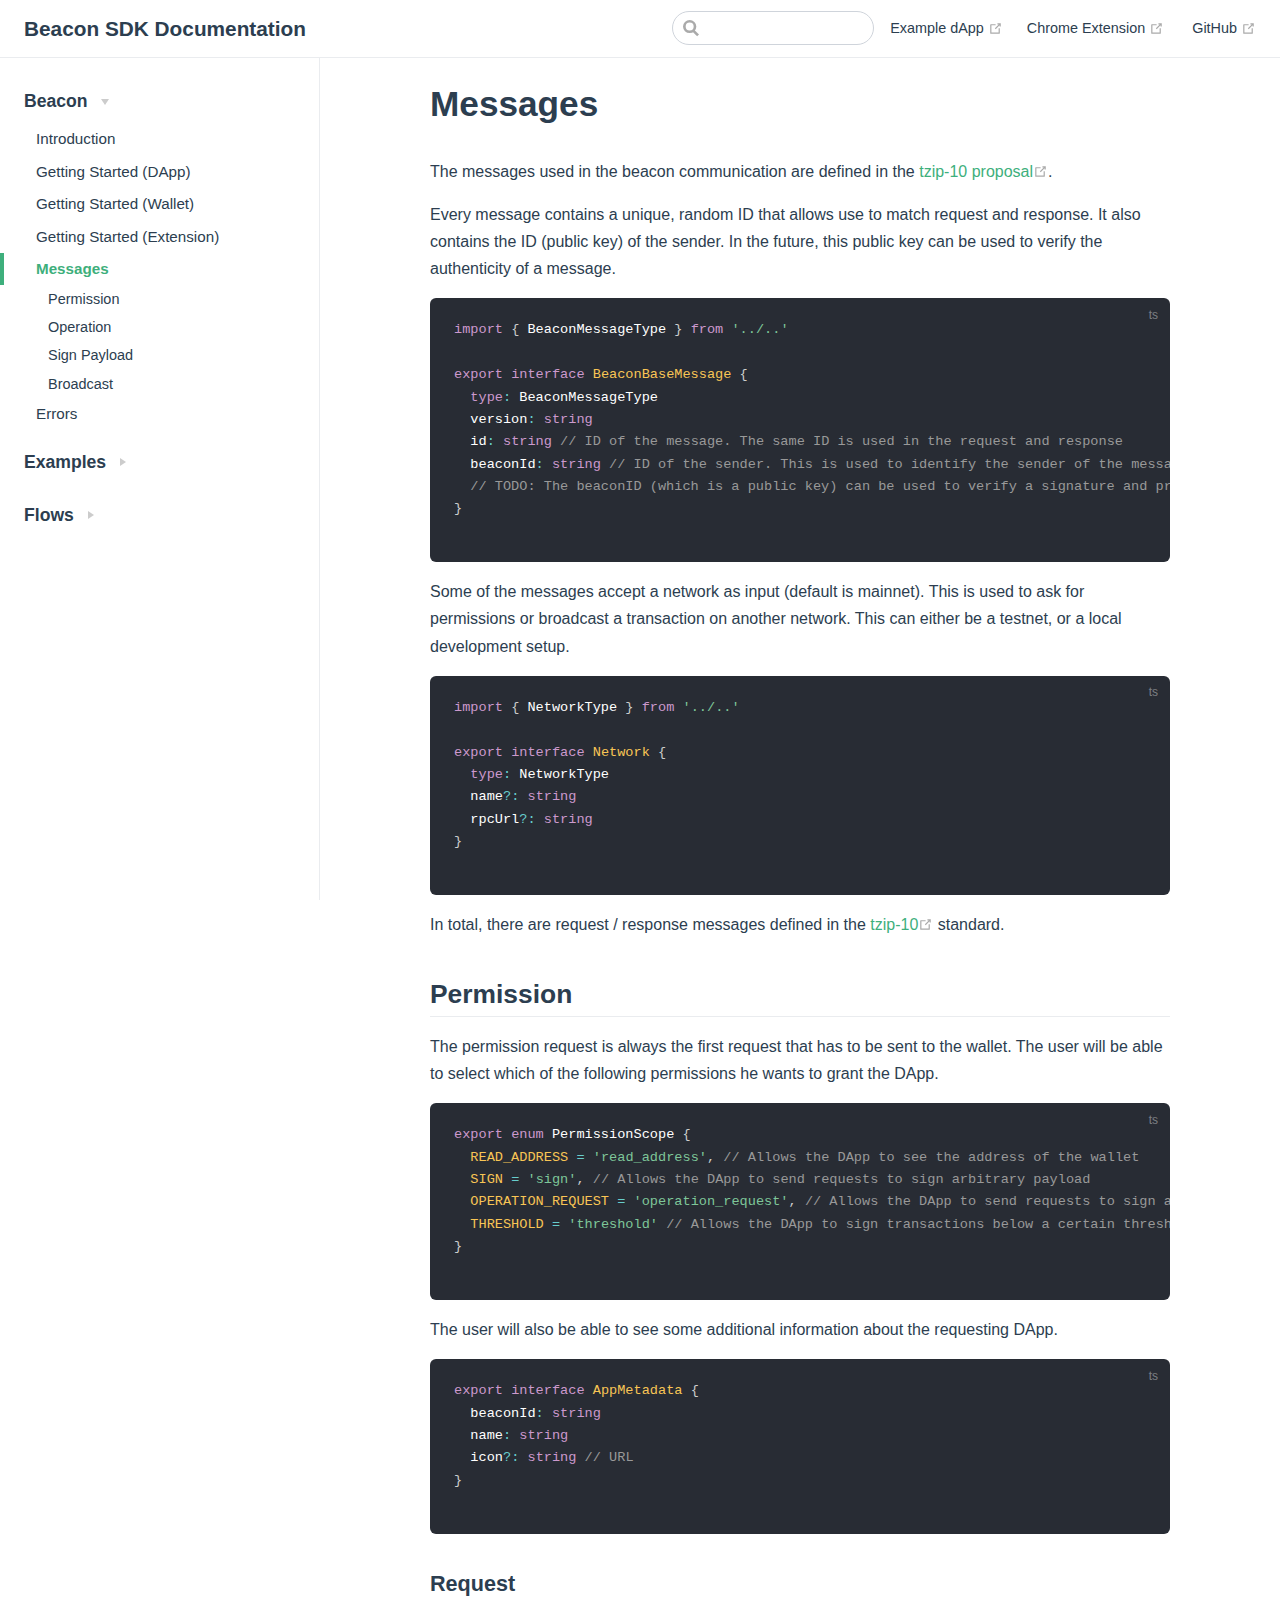
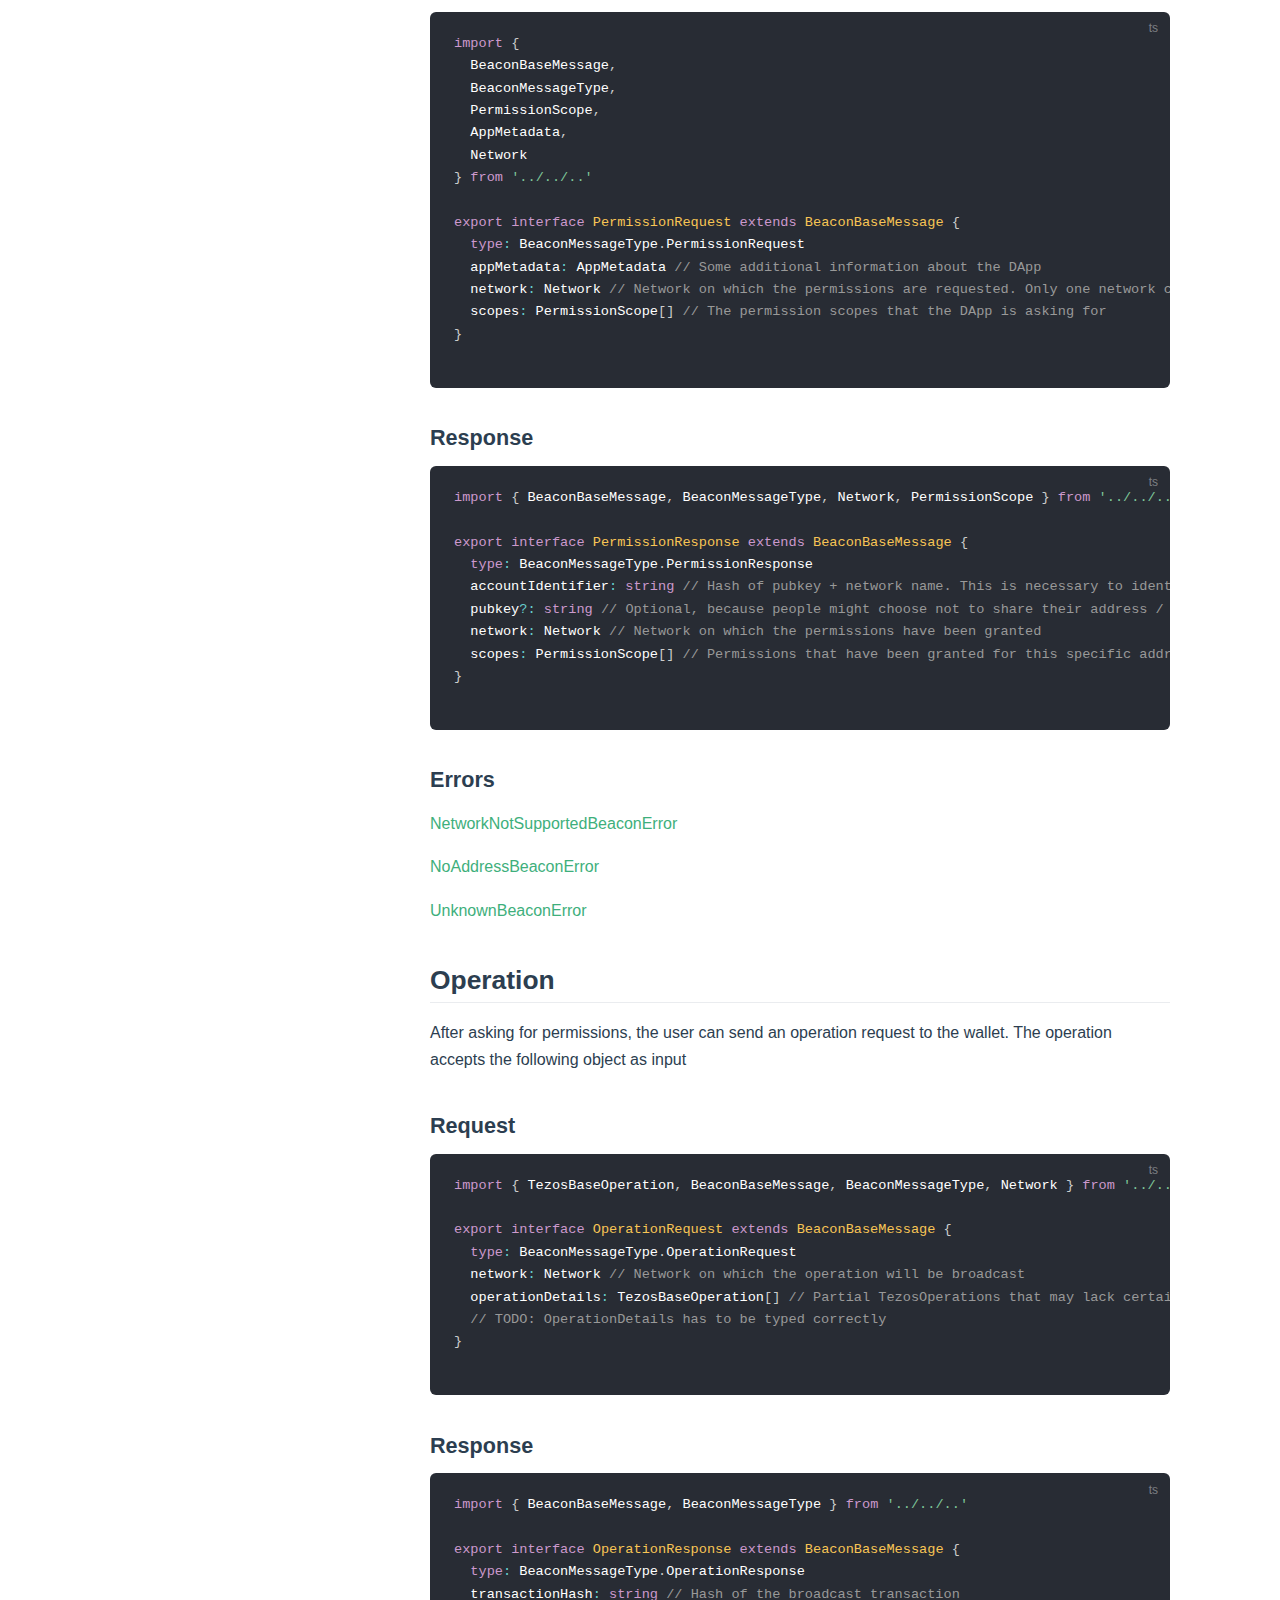
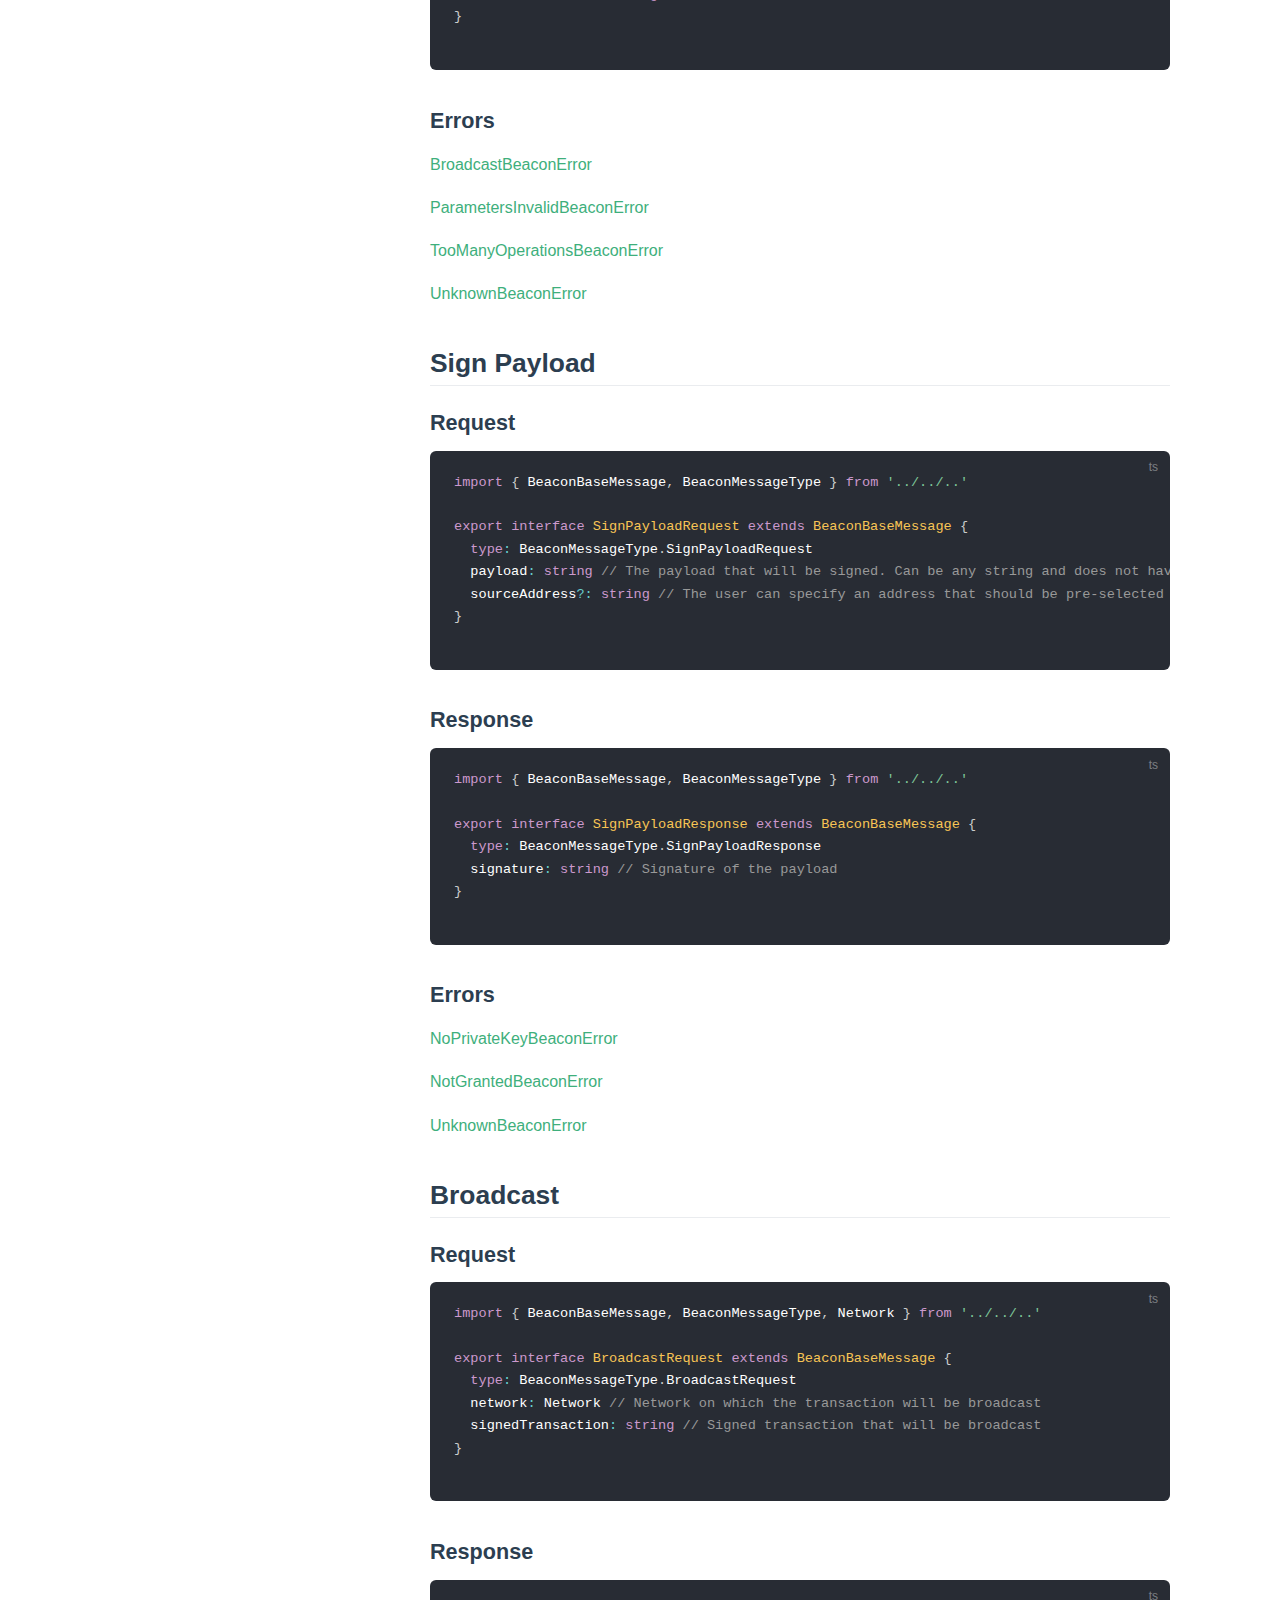
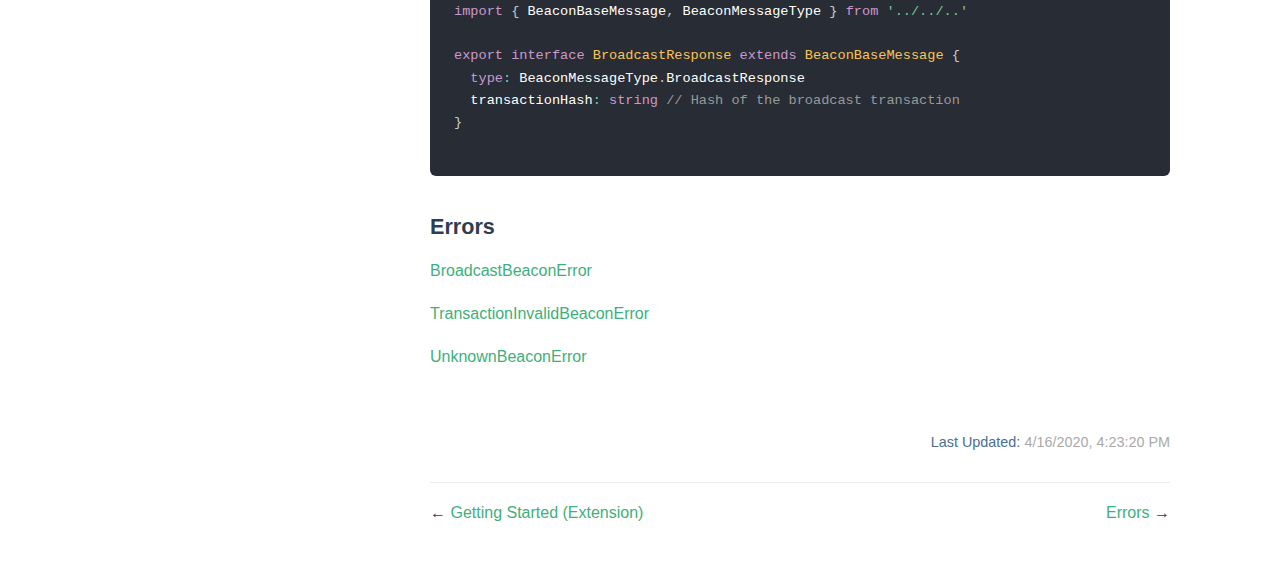
<file: beacon/05.messages.html>
<!DOCTYPE html>
<html lang="en-US">
  <head>
    <meta charset="utf-8">
    <meta name="viewport" content="width=device-width,initial-scale=1">
    <title>Messages | Beacon SDK Documentation</title>
    <meta name="generator" content="VuePress 1.4.1">
    
    <meta name="description" content="Connecting dApps on Tezos with your wallet.">
    <link rel="preload" href="/assets/css/0.styles.ea3a7883.css" as="style"><link rel="preload" href="/assets/js/app.e8fa6f82.js" as="script"><link rel="preload" href="/assets/js/2.52e72fab.js" as="script"><link rel="preload" href="/assets/js/9.8d747794.js" as="script"><link rel="prefetch" href="/assets/js/10.90cc5587.js"><link rel="prefetch" href="/assets/js/11.cc32dc08.js"><link rel="prefetch" href="/assets/js/12.af9ba212.js"><link rel="prefetch" href="/assets/js/13.df74759d.js"><link rel="prefetch" href="/assets/js/14.991d9dea.js"><link rel="prefetch" href="/assets/js/15.e4337207.js"><link rel="prefetch" href="/assets/js/16.d00bb945.js"><link rel="prefetch" href="/assets/js/17.fbaf616a.js"><link rel="prefetch" href="/assets/js/3.8b6cfc57.js"><link rel="prefetch" href="/assets/js/4.22da7bf4.js"><link rel="prefetch" href="/assets/js/5.0b355401.js"><link rel="prefetch" href="/assets/js/6.87de67db.js"><link rel="prefetch" href="/assets/js/7.c6a5146e.js"><link rel="prefetch" href="/assets/js/8.c132c524.js">
    <link rel="stylesheet" href="/assets/css/0.styles.ea3a7883.css">
  </head>
  <body>
    <div id="app" data-server-rendered="true"><div class="theme-container"><header class="navbar"><div class="sidebar-button"><svg xmlns="http://www.w3.org/2000/svg" aria-hidden="true" role="img" viewBox="0 0 448 512" class="icon"><path fill="currentColor" d="M436 124H12c-6.627 0-12-5.373-12-12V80c0-6.627 5.373-12 12-12h424c6.627 0 12 5.373 12 12v32c0 6.627-5.373 12-12 12zm0 160H12c-6.627 0-12-5.373-12-12v-32c0-6.627 5.373-12 12-12h424c6.627 0 12 5.373 12 12v32c0 6.627-5.373 12-12 12zm0 160H12c-6.627 0-12-5.373-12-12v-32c0-6.627 5.373-12 12-12h424c6.627 0 12 5.373 12 12v32c0 6.627-5.373 12-12 12z"></path></svg></div> <a href="/" class="home-link router-link-active"><!----> <span class="site-name">Beacon SDK Documentation</span></a> <div class="links"><div class="search-box"><input aria-label="Search" autocomplete="off" spellcheck="false" value=""> <!----></div> <nav class="nav-links can-hide"><div class="nav-item"><a href="https://www.walletbeacon.io/" target="_blank" rel="noopener noreferrer" class="nav-link external">
  Example dApp
  <svg xmlns="http://www.w3.org/2000/svg" aria-hidden="true" x="0px" y="0px" viewBox="0 0 100 100" width="15" height="15" class="icon outbound"><path fill="currentColor" d="M18.8,85.1h56l0,0c2.2,0,4-1.8,4-4v-32h-8v28h-48v-48h28v-8h-32l0,0c-2.2,0-4,1.8-4,4v56C14.8,83.3,16.6,85.1,18.8,85.1z"></path> <polygon fill="currentColor" points="45.7,48.7 51.3,54.3 77.2,28.5 77.2,37.2 85.2,37.2 85.2,14.9 62.8,14.9 62.8,22.9 71.5,22.9"></polygon></svg></a></div><div class="nav-item"><a href="https://github.com/airgap-it/beacon-extension/releases" target="_blank" rel="noopener noreferrer" class="nav-link external">
  Chrome Extension
  <svg xmlns="http://www.w3.org/2000/svg" aria-hidden="true" x="0px" y="0px" viewBox="0 0 100 100" width="15" height="15" class="icon outbound"><path fill="currentColor" d="M18.8,85.1h56l0,0c2.2,0,4-1.8,4-4v-32h-8v28h-48v-48h28v-8h-32l0,0c-2.2,0-4,1.8-4,4v56C14.8,83.3,16.6,85.1,18.8,85.1z"></path> <polygon fill="currentColor" points="45.7,48.7 51.3,54.3 77.2,28.5 77.2,37.2 85.2,37.2 85.2,14.9 62.8,14.9 62.8,22.9 71.5,22.9"></polygon></svg></a></div> <a href="https://github.com/airgap-it/beacon-sdk" target="_blank" rel="noopener noreferrer" class="repo-link">
    GitHub
    <svg xmlns="http://www.w3.org/2000/svg" aria-hidden="true" x="0px" y="0px" viewBox="0 0 100 100" width="15" height="15" class="icon outbound"><path fill="currentColor" d="M18.8,85.1h56l0,0c2.2,0,4-1.8,4-4v-32h-8v28h-48v-48h28v-8h-32l0,0c-2.2,0-4,1.8-4,4v56C14.8,83.3,16.6,85.1,18.8,85.1z"></path> <polygon fill="currentColor" points="45.7,48.7 51.3,54.3 77.2,28.5 77.2,37.2 85.2,37.2 85.2,14.9 62.8,14.9 62.8,22.9 71.5,22.9"></polygon></svg></a></nav></div></header> <div class="sidebar-mask"></div> <aside class="sidebar"><nav class="nav-links"><div class="nav-item"><a href="https://www.walletbeacon.io/" target="_blank" rel="noopener noreferrer" class="nav-link external">
  Example dApp
  <svg xmlns="http://www.w3.org/2000/svg" aria-hidden="true" x="0px" y="0px" viewBox="0 0 100 100" width="15" height="15" class="icon outbound"><path fill="currentColor" d="M18.8,85.1h56l0,0c2.2,0,4-1.8,4-4v-32h-8v28h-48v-48h28v-8h-32l0,0c-2.2,0-4,1.8-4,4v56C14.8,83.3,16.6,85.1,18.8,85.1z"></path> <polygon fill="currentColor" points="45.7,48.7 51.3,54.3 77.2,28.5 77.2,37.2 85.2,37.2 85.2,14.9 62.8,14.9 62.8,22.9 71.5,22.9"></polygon></svg></a></div><div class="nav-item"><a href="https://github.com/airgap-it/beacon-extension/releases" target="_blank" rel="noopener noreferrer" class="nav-link external">
  Chrome Extension
  <svg xmlns="http://www.w3.org/2000/svg" aria-hidden="true" x="0px" y="0px" viewBox="0 0 100 100" width="15" height="15" class="icon outbound"><path fill="currentColor" d="M18.8,85.1h56l0,0c2.2,0,4-1.8,4-4v-32h-8v28h-48v-48h28v-8h-32l0,0c-2.2,0-4,1.8-4,4v56C14.8,83.3,16.6,85.1,18.8,85.1z"></path> <polygon fill="currentColor" points="45.7,48.7 51.3,54.3 77.2,28.5 77.2,37.2 85.2,37.2 85.2,14.9 62.8,14.9 62.8,22.9 71.5,22.9"></polygon></svg></a></div> <a href="https://github.com/airgap-it/beacon-sdk" target="_blank" rel="noopener noreferrer" class="repo-link">
    GitHub
    <svg xmlns="http://www.w3.org/2000/svg" aria-hidden="true" x="0px" y="0px" viewBox="0 0 100 100" width="15" height="15" class="icon outbound"><path fill="currentColor" d="M18.8,85.1h56l0,0c2.2,0,4-1.8,4-4v-32h-8v28h-48v-48h28v-8h-32l0,0c-2.2,0-4,1.8-4,4v56C14.8,83.3,16.6,85.1,18.8,85.1z"></path> <polygon fill="currentColor" points="45.7,48.7 51.3,54.3 77.2,28.5 77.2,37.2 85.2,37.2 85.2,14.9 62.8,14.9 62.8,22.9 71.5,22.9"></polygon></svg></a></nav>  <ul class="sidebar-links"><li><section class="sidebar-group collapsable depth-0"><p class="sidebar-heading open"><span>Beacon</span> <span class="arrow down"></span></p> <ul class="sidebar-links sidebar-group-items"><li><a href="/" class="sidebar-link">Introduction</a></li><li><a href="/beacon/02.getting-started-dapp.html" class="sidebar-link">Getting Started (DApp)</a></li><li><a href="/beacon/03.getting-started-wallet.html" class="sidebar-link">Getting Started (Wallet)</a></li><li><a href="/beacon/04.getting-started-extension.html" class="sidebar-link">Getting Started (Extension)</a></li><li><a href="/beacon/05.messages.html" class="active sidebar-link">Messages</a><ul class="sidebar-sub-headers"><li class="sidebar-sub-header"><a href="/beacon/05.messages.html#permission" class="sidebar-link">Permission</a></li><li class="sidebar-sub-header"><a href="/beacon/05.messages.html#operation" class="sidebar-link">Operation</a></li><li class="sidebar-sub-header"><a href="/beacon/05.messages.html#sign-payload" class="sidebar-link">Sign Payload</a></li><li class="sidebar-sub-header"><a href="/beacon/05.messages.html#broadcast" class="sidebar-link">Broadcast</a></li></ul></li><li><a href="/beacon/06.errors.html" class="sidebar-link">Errors</a></li></ul></section></li><li><section class="sidebar-group collapsable depth-0"><p class="sidebar-heading"><span>Examples</span> <span class="arrow right"></span></p> <!----></section></li><li><section class="sidebar-group collapsable depth-0"><p class="sidebar-heading"><span>Flows</span> <span class="arrow right"></span></p> <!----></section></li></ul> </aside> <main class="page"> <div class="theme-default-content content__default"><h1 id="messages"><a href="#messages" class="header-anchor">#</a> Messages</h1> <p>The messages used in the beacon communication are defined in the <a href="https://gitlab.com/tzip/tzip/tree/master/proposals/tzip-10" target="_blank" rel="noopener noreferrer">tzip-10 proposal<svg xmlns="http://www.w3.org/2000/svg" aria-hidden="true" x="0px" y="0px" viewBox="0 0 100 100" width="15" height="15" class="icon outbound"><path fill="currentColor" d="M18.8,85.1h56l0,0c2.2,0,4-1.8,4-4v-32h-8v28h-48v-48h28v-8h-32l0,0c-2.2,0-4,1.8-4,4v56C14.8,83.3,16.6,85.1,18.8,85.1z"></path> <polygon fill="currentColor" points="45.7,48.7 51.3,54.3 77.2,28.5 77.2,37.2 85.2,37.2 85.2,14.9 62.8,14.9 62.8,22.9 71.5,22.9"></polygon></svg></a>.</p> <p>Every message contains a unique, random ID that allows use to match request and response. It also contains the ID (public key) of the sender. In the future, this public key can be used to verify the authenticity of a message.</p> <div class="language-ts extra-class"><pre class="language-ts"><code><span class="token keyword">import</span> <span class="token punctuation">{</span> BeaconMessageType <span class="token punctuation">}</span> <span class="token keyword">from</span> <span class="token string">'../..'</span>

<span class="token keyword">export</span> <span class="token keyword">interface</span> <span class="token class-name">BeaconBaseMessage</span> <span class="token punctuation">{</span>
  <span class="token keyword">type</span><span class="token operator">:</span> BeaconMessageType
  version<span class="token operator">:</span> <span class="token builtin">string</span>
  id<span class="token operator">:</span> <span class="token builtin">string</span> <span class="token comment">// ID of the message. The same ID is used in the request and response</span>
  beaconId<span class="token operator">:</span> <span class="token builtin">string</span> <span class="token comment">// ID of the sender. This is used to identify the sender of the message</span>
  <span class="token comment">// TODO: The beaconID (which is a public key) can be used to verify a signature and prevent message spoofing</span>
<span class="token punctuation">}</span>
</code></pre></div><p>Some of the messages accept a network as input (default is mainnet). This is used to ask for permissions or broadcast a transaction on another network. This can either be a testnet, or a local development setup.</p> <div class="language-ts extra-class"><pre class="language-ts"><code><span class="token keyword">import</span> <span class="token punctuation">{</span> NetworkType <span class="token punctuation">}</span> <span class="token keyword">from</span> <span class="token string">'../..'</span>

<span class="token keyword">export</span> <span class="token keyword">interface</span> <span class="token class-name">Network</span> <span class="token punctuation">{</span>
  <span class="token keyword">type</span><span class="token operator">:</span> NetworkType
  name<span class="token operator">?</span><span class="token operator">:</span> <span class="token builtin">string</span>
  rpcUrl<span class="token operator">?</span><span class="token operator">:</span> <span class="token builtin">string</span>
<span class="token punctuation">}</span>
</code></pre></div><p>In total, there are request / response messages defined in the <a href="https://gitlab.com/tzip/tzip/tree/master/proposals/tzip-10" target="_blank" rel="noopener noreferrer">tzip-10<svg xmlns="http://www.w3.org/2000/svg" aria-hidden="true" x="0px" y="0px" viewBox="0 0 100 100" width="15" height="15" class="icon outbound"><path fill="currentColor" d="M18.8,85.1h56l0,0c2.2,0,4-1.8,4-4v-32h-8v28h-48v-48h28v-8h-32l0,0c-2.2,0-4,1.8-4,4v56C14.8,83.3,16.6,85.1,18.8,85.1z"></path> <polygon fill="currentColor" points="45.7,48.7 51.3,54.3 77.2,28.5 77.2,37.2 85.2,37.2 85.2,14.9 62.8,14.9 62.8,22.9 71.5,22.9"></polygon></svg></a> standard.</p> <h2 id="permission"><a href="#permission" class="header-anchor">#</a> Permission</h2> <p>The permission request is always the first request that has to be sent to the wallet. The user will be able to select which of the following permissions he wants to grant the DApp.</p> <div class="language-ts extra-class"><pre class="language-ts"><code><span class="token keyword">export</span> <span class="token keyword">enum</span> PermissionScope <span class="token punctuation">{</span>
  <span class="token constant">READ_ADDRESS</span> <span class="token operator">=</span> <span class="token string">'read_address'</span><span class="token punctuation">,</span> <span class="token comment">// Allows the DApp to see the address of the wallet</span>
  <span class="token constant">SIGN</span> <span class="token operator">=</span> <span class="token string">'sign'</span><span class="token punctuation">,</span> <span class="token comment">// Allows the DApp to send requests to sign arbitrary payload</span>
  <span class="token constant">OPERATION_REQUEST</span> <span class="token operator">=</span> <span class="token string">'operation_request'</span><span class="token punctuation">,</span> <span class="token comment">// Allows the DApp to send requests to sign and broadcast Tezos Operations</span>
  <span class="token constant">THRESHOLD</span> <span class="token operator">=</span> <span class="token string">'threshold'</span> <span class="token comment">// Allows the DApp to sign transactions below a certain threshold. This is currently not fully defined and unused</span>
<span class="token punctuation">}</span>
</code></pre></div><p>The user will also be able to see some additional information about the requesting DApp.</p> <div class="language-ts extra-class"><pre class="language-ts"><code><span class="token keyword">export</span> <span class="token keyword">interface</span> <span class="token class-name">AppMetadata</span> <span class="token punctuation">{</span>
  beaconId<span class="token operator">:</span> <span class="token builtin">string</span>
  name<span class="token operator">:</span> <span class="token builtin">string</span>
  icon<span class="token operator">?</span><span class="token operator">:</span> <span class="token builtin">string</span> <span class="token comment">// URL</span>
<span class="token punctuation">}</span>
</code></pre></div><h3 id="request"><a href="#request" class="header-anchor">#</a> Request</h3> <div class="language-ts extra-class"><pre class="language-ts"><code><span class="token keyword">import</span> <span class="token punctuation">{</span>
  BeaconBaseMessage<span class="token punctuation">,</span>
  BeaconMessageType<span class="token punctuation">,</span>
  PermissionScope<span class="token punctuation">,</span>
  AppMetadata<span class="token punctuation">,</span>
  Network
<span class="token punctuation">}</span> <span class="token keyword">from</span> <span class="token string">'../../..'</span>

<span class="token keyword">export</span> <span class="token keyword">interface</span> <span class="token class-name">PermissionRequest</span> <span class="token keyword">extends</span> <span class="token class-name">BeaconBaseMessage</span> <span class="token punctuation">{</span>
  <span class="token keyword">type</span><span class="token operator">:</span> BeaconMessageType<span class="token punctuation">.</span>PermissionRequest
  appMetadata<span class="token operator">:</span> AppMetadata <span class="token comment">// Some additional information about the DApp</span>
  network<span class="token operator">:</span> Network <span class="token comment">// Network on which the permissions are requested. Only one network can be specified. In case you need permissions on multiple networks, you need to request permissions multiple times</span>
  scopes<span class="token operator">:</span> PermissionScope<span class="token punctuation">[</span><span class="token punctuation">]</span> <span class="token comment">// The permission scopes that the DApp is asking for</span>
<span class="token punctuation">}</span>
</code></pre></div><h3 id="response"><a href="#response" class="header-anchor">#</a> Response</h3> <div class="language-ts extra-class"><pre class="language-ts"><code><span class="token keyword">import</span> <span class="token punctuation">{</span> BeaconBaseMessage<span class="token punctuation">,</span> BeaconMessageType<span class="token punctuation">,</span> Network<span class="token punctuation">,</span> PermissionScope <span class="token punctuation">}</span> <span class="token keyword">from</span> <span class="token string">'../../..'</span>

<span class="token keyword">export</span> <span class="token keyword">interface</span> <span class="token class-name">PermissionResponse</span> <span class="token keyword">extends</span> <span class="token class-name">BeaconBaseMessage</span> <span class="token punctuation">{</span>
  <span class="token keyword">type</span><span class="token operator">:</span> BeaconMessageType<span class="token punctuation">.</span>PermissionResponse
  accountIdentifier<span class="token operator">:</span> <span class="token builtin">string</span> <span class="token comment">// Hash of pubkey + network name. This is necessary to identify accounts that chose not to share their address</span>
  pubkey<span class="token operator">?</span><span class="token operator">:</span> <span class="token builtin">string</span> <span class="token comment">// Optional, because people might choose not to share their address / public key</span>
  network<span class="token operator">:</span> Network <span class="token comment">// Network on which the permissions have been granted</span>
  scopes<span class="token operator">:</span> PermissionScope<span class="token punctuation">[</span><span class="token punctuation">]</span> <span class="token comment">// Permissions that have been granted for this specific address / account</span>
<span class="token punctuation">}</span>
</code></pre></div><h3 id="errors"><a href="#errors" class="header-anchor">#</a> Errors</h3> <p><a href="/beacon/06.errors.html#networknotsupportedbeaconerror">NetworkNotSupportedBeaconError</a></p> <p><a href="/beacon/06.errors.html#noaddressbeaconerror">NoAddressBeaconError</a></p> <p><a href="/beacon/06.errors.html#unknownbeaconerror">UnknownBeaconError</a></p> <h2 id="operation"><a href="#operation" class="header-anchor">#</a> Operation</h2> <p>After asking for permissions, the user can send an operation request to the wallet. The operation accepts the following object as input</p> <h3 id="request-2"><a href="#request-2" class="header-anchor">#</a> Request</h3> <div class="language-ts extra-class"><pre class="language-ts"><code><span class="token keyword">import</span> <span class="token punctuation">{</span> TezosBaseOperation<span class="token punctuation">,</span> BeaconBaseMessage<span class="token punctuation">,</span> BeaconMessageType<span class="token punctuation">,</span> Network <span class="token punctuation">}</span> <span class="token keyword">from</span> <span class="token string">'../../..'</span>

<span class="token keyword">export</span> <span class="token keyword">interface</span> <span class="token class-name">OperationRequest</span> <span class="token keyword">extends</span> <span class="token class-name">BeaconBaseMessage</span> <span class="token punctuation">{</span>
  <span class="token keyword">type</span><span class="token operator">:</span> BeaconMessageType<span class="token punctuation">.</span>OperationRequest
  network<span class="token operator">:</span> Network <span class="token comment">// Network on which the operation will be broadcast</span>
  operationDetails<span class="token operator">:</span> TezosBaseOperation<span class="token punctuation">[</span><span class="token punctuation">]</span> <span class="token comment">// Partial TezosOperations that may lack certain information like counter and fee. Those will be added by the wallet.</span>
  <span class="token comment">// TODO: OperationDetails has to be typed correctly</span>
<span class="token punctuation">}</span>
</code></pre></div><h3 id="response-2"><a href="#response-2" class="header-anchor">#</a> Response</h3> <div class="language-ts extra-class"><pre class="language-ts"><code><span class="token keyword">import</span> <span class="token punctuation">{</span> BeaconBaseMessage<span class="token punctuation">,</span> BeaconMessageType <span class="token punctuation">}</span> <span class="token keyword">from</span> <span class="token string">'../../..'</span>

<span class="token keyword">export</span> <span class="token keyword">interface</span> <span class="token class-name">OperationResponse</span> <span class="token keyword">extends</span> <span class="token class-name">BeaconBaseMessage</span> <span class="token punctuation">{</span>
  <span class="token keyword">type</span><span class="token operator">:</span> BeaconMessageType<span class="token punctuation">.</span>OperationResponse
  transactionHash<span class="token operator">:</span> <span class="token builtin">string</span> <span class="token comment">// Hash of the broadcast transaction</span>
<span class="token punctuation">}</span>
</code></pre></div><h3 id="errors-2"><a href="#errors-2" class="header-anchor">#</a> Errors</h3> <p><a href="/beacon/06.errors.html#broadcastbeaconerror">BroadcastBeaconError</a></p> <p><a href="/beacon/06.errors.html#parametersinvalidbeaconerror">ParametersInvalidBeaconError</a></p> <p><a href="/beacon/06.errors.html#toomanyoperationsbeaconerror">TooManyOperationsBeaconError</a></p> <p><a href="/beacon/06.errors.html#unknownbeaconerror">UnknownBeaconError</a></p> <h2 id="sign-payload"><a href="#sign-payload" class="header-anchor">#</a> Sign Payload</h2> <h3 id="request-3"><a href="#request-3" class="header-anchor">#</a> Request</h3> <div class="language-ts extra-class"><pre class="language-ts"><code><span class="token keyword">import</span> <span class="token punctuation">{</span> BeaconBaseMessage<span class="token punctuation">,</span> BeaconMessageType <span class="token punctuation">}</span> <span class="token keyword">from</span> <span class="token string">'../../..'</span>

<span class="token keyword">export</span> <span class="token keyword">interface</span> <span class="token class-name">SignPayloadRequest</span> <span class="token keyword">extends</span> <span class="token class-name">BeaconBaseMessage</span> <span class="token punctuation">{</span>
  <span class="token keyword">type</span><span class="token operator">:</span> BeaconMessageType<span class="token punctuation">.</span>SignPayloadRequest
  payload<span class="token operator">:</span> <span class="token builtin">string</span> <span class="token comment">// The payload that will be signed. Can be any string and does not have to be a valid tezos operation</span>
  sourceAddress<span class="token operator">?</span><span class="token operator">:</span> <span class="token builtin">string</span> <span class="token comment">// The user can specify an address that should be pre-selected in the wallet</span>
<span class="token punctuation">}</span>
</code></pre></div><h3 id="response-3"><a href="#response-3" class="header-anchor">#</a> Response</h3> <div class="language-ts extra-class"><pre class="language-ts"><code><span class="token keyword">import</span> <span class="token punctuation">{</span> BeaconBaseMessage<span class="token punctuation">,</span> BeaconMessageType <span class="token punctuation">}</span> <span class="token keyword">from</span> <span class="token string">'../../..'</span>

<span class="token keyword">export</span> <span class="token keyword">interface</span> <span class="token class-name">SignPayloadResponse</span> <span class="token keyword">extends</span> <span class="token class-name">BeaconBaseMessage</span> <span class="token punctuation">{</span>
  <span class="token keyword">type</span><span class="token operator">:</span> BeaconMessageType<span class="token punctuation">.</span>SignPayloadResponse
  signature<span class="token operator">:</span> <span class="token builtin">string</span> <span class="token comment">// Signature of the payload</span>
<span class="token punctuation">}</span>
</code></pre></div><h3 id="errors-3"><a href="#errors-3" class="header-anchor">#</a> Errors</h3> <p><a href="/beacon/06.errors.html#noprivatekeybeaconerror">NoPrivateKeyBeaconError</a></p> <p><a href="/beacon/06.errors.html#notgrantedbeaconerror">NotGrantedBeaconError</a></p> <p><a href="/beacon/06.errors.html#unknownbeaconerror">UnknownBeaconError</a></p> <h2 id="broadcast"><a href="#broadcast" class="header-anchor">#</a> Broadcast</h2> <h3 id="request-4"><a href="#request-4" class="header-anchor">#</a> Request</h3> <div class="language-ts extra-class"><pre class="language-ts"><code><span class="token keyword">import</span> <span class="token punctuation">{</span> BeaconBaseMessage<span class="token punctuation">,</span> BeaconMessageType<span class="token punctuation">,</span> Network <span class="token punctuation">}</span> <span class="token keyword">from</span> <span class="token string">'../../..'</span>

<span class="token keyword">export</span> <span class="token keyword">interface</span> <span class="token class-name">BroadcastRequest</span> <span class="token keyword">extends</span> <span class="token class-name">BeaconBaseMessage</span> <span class="token punctuation">{</span>
  <span class="token keyword">type</span><span class="token operator">:</span> BeaconMessageType<span class="token punctuation">.</span>BroadcastRequest
  network<span class="token operator">:</span> Network <span class="token comment">// Network on which the transaction will be broadcast</span>
  signedTransaction<span class="token operator">:</span> <span class="token builtin">string</span> <span class="token comment">// Signed transaction that will be broadcast</span>
<span class="token punctuation">}</span>
</code></pre></div><h3 id="response-4"><a href="#response-4" class="header-anchor">#</a> Response</h3> <div class="language-ts extra-class"><pre class="language-ts"><code><span class="token keyword">import</span> <span class="token punctuation">{</span> BeaconBaseMessage<span class="token punctuation">,</span> BeaconMessageType <span class="token punctuation">}</span> <span class="token keyword">from</span> <span class="token string">'../../..'</span>

<span class="token keyword">export</span> <span class="token keyword">interface</span> <span class="token class-name">BroadcastResponse</span> <span class="token keyword">extends</span> <span class="token class-name">BeaconBaseMessage</span> <span class="token punctuation">{</span>
  <span class="token keyword">type</span><span class="token operator">:</span> BeaconMessageType<span class="token punctuation">.</span>BroadcastResponse
  transactionHash<span class="token operator">:</span> <span class="token builtin">string</span> <span class="token comment">// Hash of the broadcast transaction</span>
<span class="token punctuation">}</span>
</code></pre></div><h3 id="errors-4"><a href="#errors-4" class="header-anchor">#</a> Errors</h3> <p><a href="/beacon/06.errors.html#broadcastbeaconerror">BroadcastBeaconError</a></p> <p><a href="/beacon/06.errors.html#transactioninvalidbeaconerror">TransactionInvalidBeaconError</a></p> <p><a href="/beacon/06.errors.html#unknownbeaconerror">UnknownBeaconError</a></p></div> <footer class="page-edit"><!----> <div class="last-updated"><span class="prefix">Last Updated:</span> <span class="time">4/16/2020, 4:23:20 PM</span></div></footer> <div class="page-nav"><p class="inner"><span class="prev">
      ←
      <a href="/beacon/04.getting-started-extension.html" class="prev">
        Getting Started (Extension)
      </a></span> <span class="next"><a href="/beacon/06.errors.html">
        Errors
      </a>
      →
    </span></p></div> </main></div><div class="global-ui"><!----></div></div>
    <script src="/assets/js/app.e8fa6f82.js" defer></script><script src="/assets/js/2.52e72fab.js" defer></script><script src="/assets/js/9.8d747794.js" defer></script>
  </body>
</html>
</file>
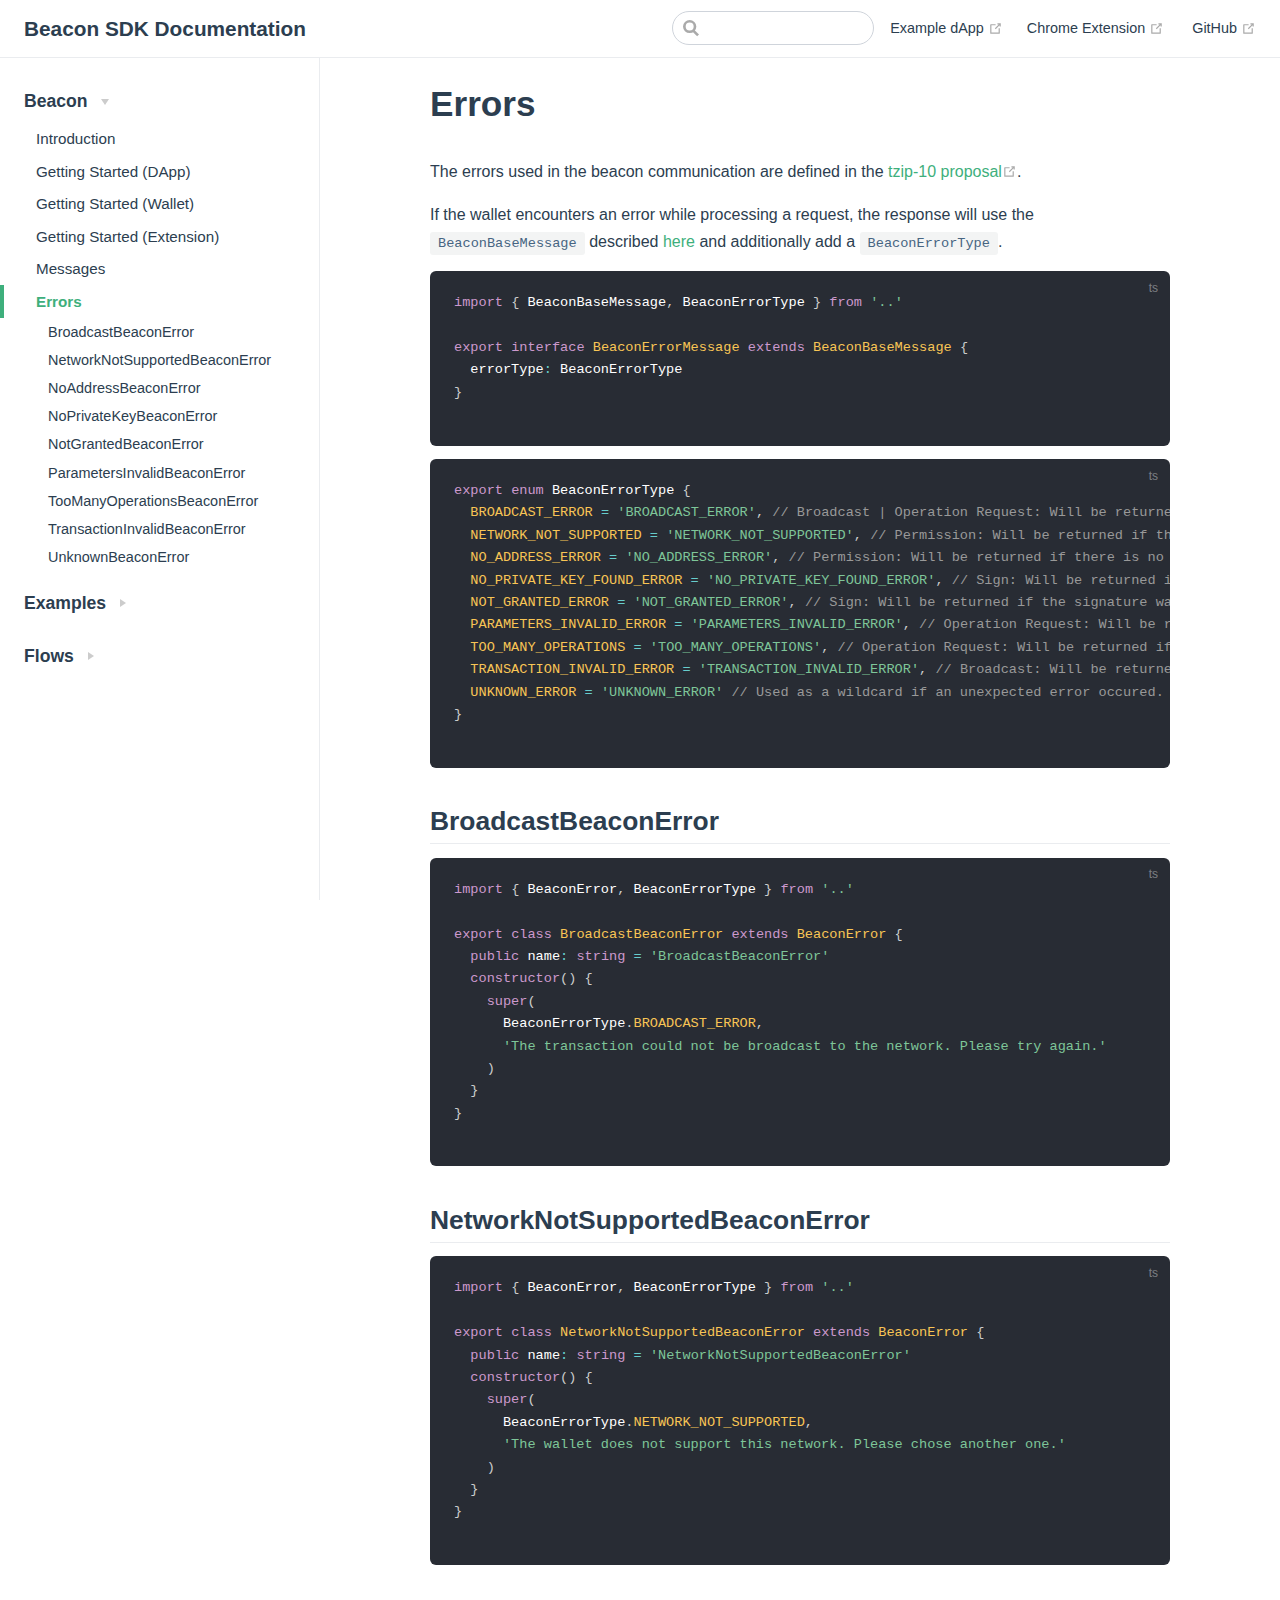
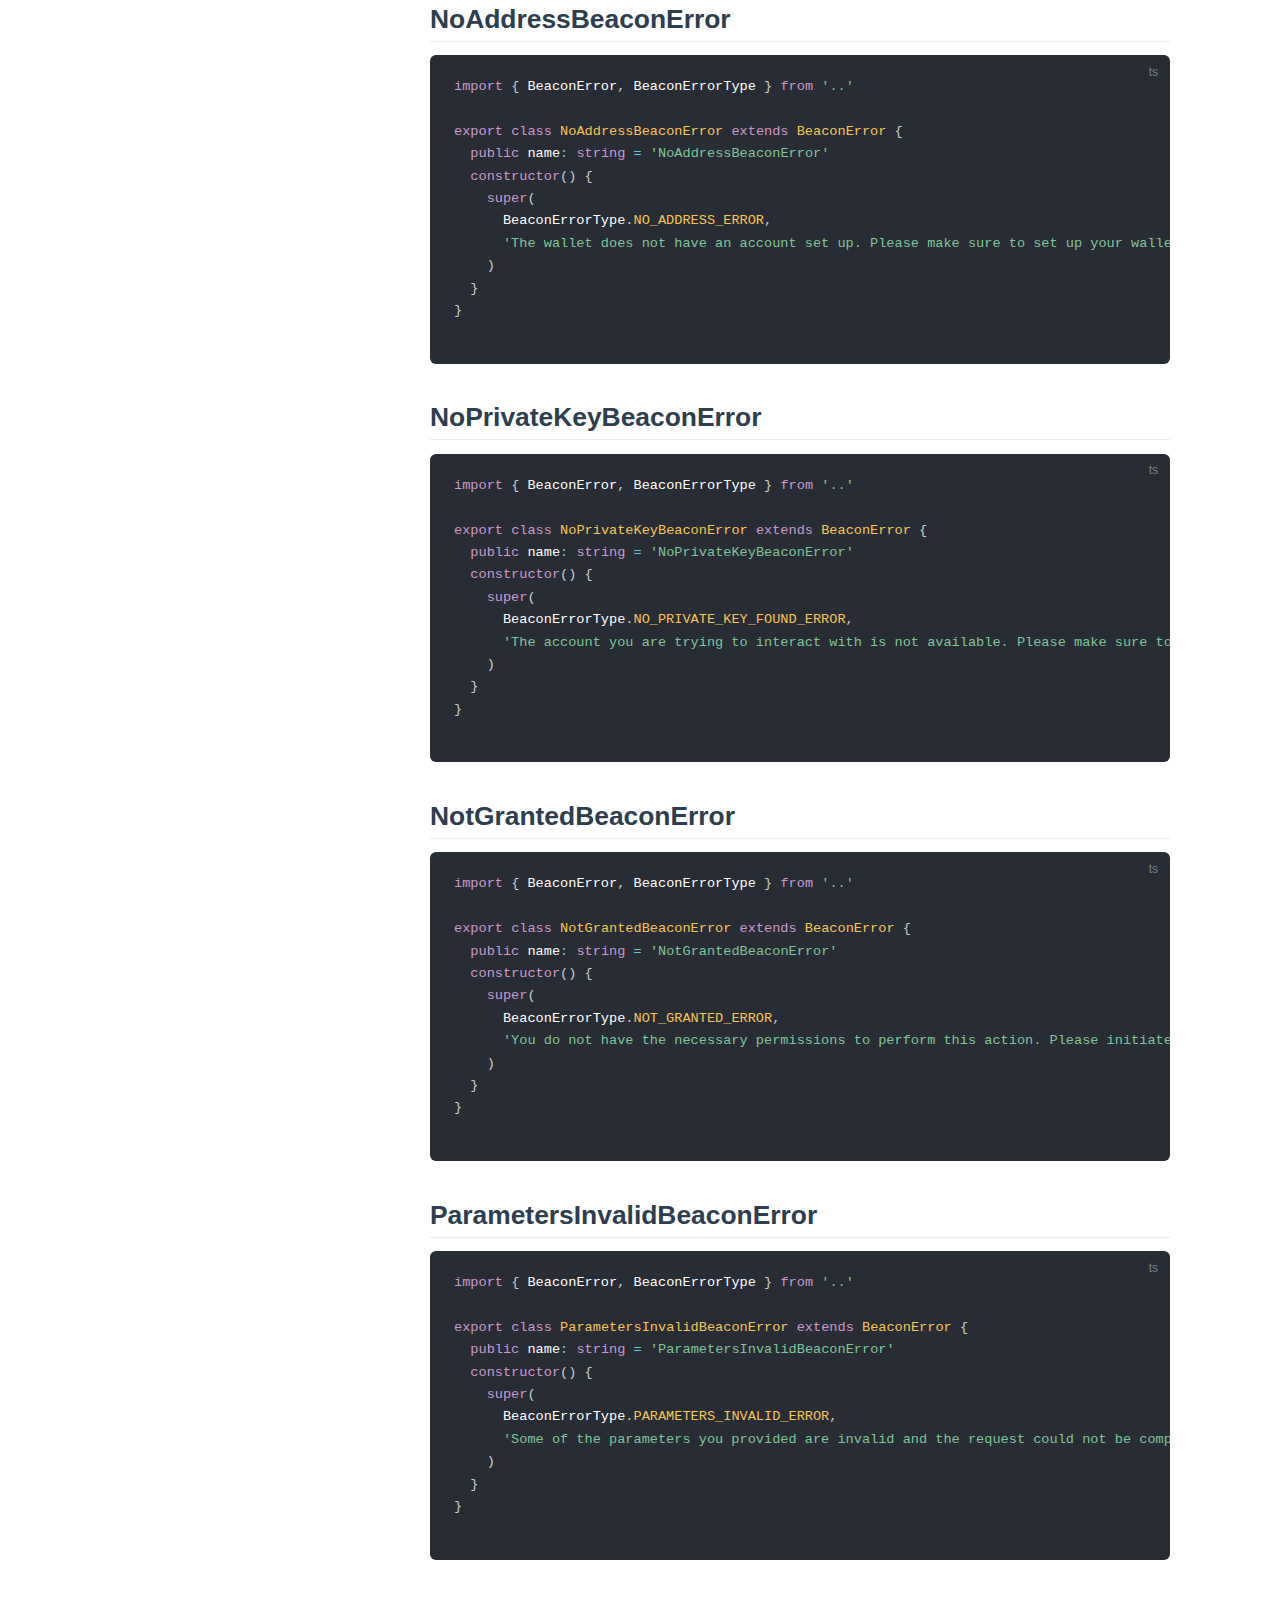
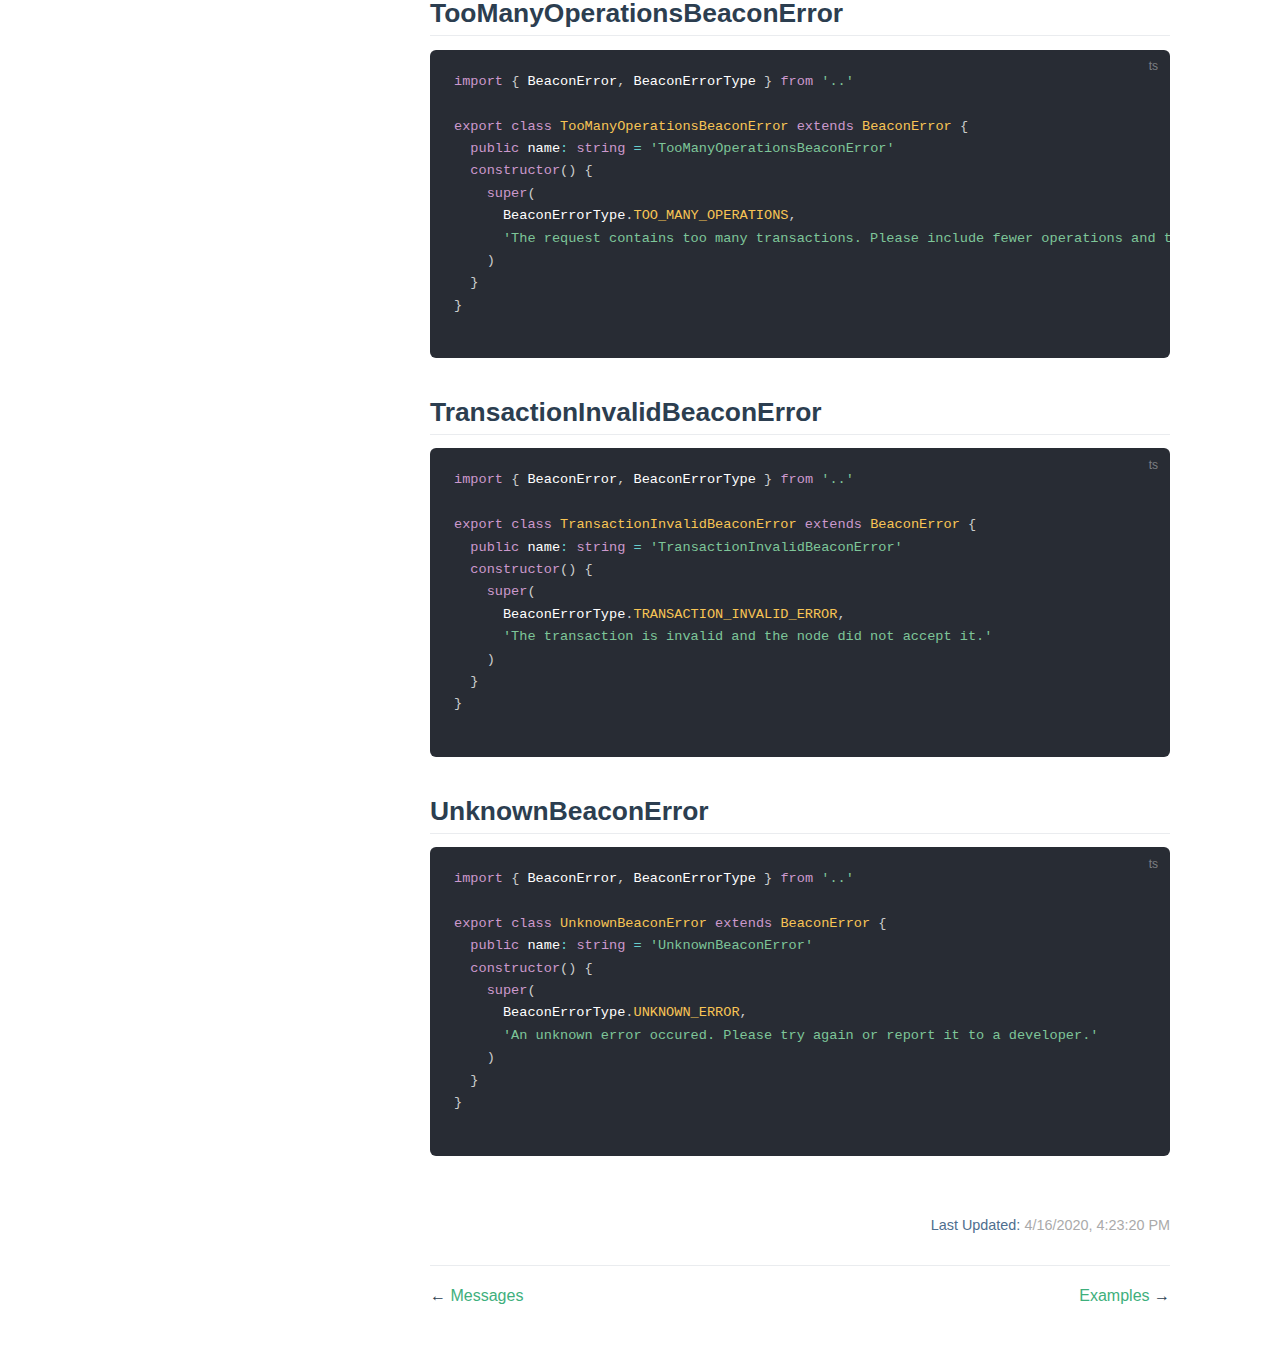
<file: beacon/06.errors.html>
<!DOCTYPE html>
<html lang="en-US">
  <head>
    <meta charset="utf-8">
    <meta name="viewport" content="width=device-width,initial-scale=1">
    <title>Errors | Beacon SDK Documentation</title>
    <meta name="generator" content="VuePress 1.4.1">
    
    <meta name="description" content="Connecting dApps on Tezos with your wallet.">
    <link rel="preload" href="/assets/css/0.styles.ea3a7883.css" as="style"><link rel="preload" href="/assets/js/app.e8fa6f82.js" as="script"><link rel="preload" href="/assets/js/2.52e72fab.js" as="script"><link rel="preload" href="/assets/js/10.90cc5587.js" as="script"><link rel="prefetch" href="/assets/js/11.cc32dc08.js"><link rel="prefetch" href="/assets/js/12.af9ba212.js"><link rel="prefetch" href="/assets/js/13.df74759d.js"><link rel="prefetch" href="/assets/js/14.991d9dea.js"><link rel="prefetch" href="/assets/js/15.e4337207.js"><link rel="prefetch" href="/assets/js/16.d00bb945.js"><link rel="prefetch" href="/assets/js/17.fbaf616a.js"><link rel="prefetch" href="/assets/js/3.8b6cfc57.js"><link rel="prefetch" href="/assets/js/4.22da7bf4.js"><link rel="prefetch" href="/assets/js/5.0b355401.js"><link rel="prefetch" href="/assets/js/6.87de67db.js"><link rel="prefetch" href="/assets/js/7.c6a5146e.js"><link rel="prefetch" href="/assets/js/8.c132c524.js"><link rel="prefetch" href="/assets/js/9.8d747794.js">
    <link rel="stylesheet" href="/assets/css/0.styles.ea3a7883.css">
  </head>
  <body>
    <div id="app" data-server-rendered="true"><div class="theme-container"><header class="navbar"><div class="sidebar-button"><svg xmlns="http://www.w3.org/2000/svg" aria-hidden="true" role="img" viewBox="0 0 448 512" class="icon"><path fill="currentColor" d="M436 124H12c-6.627 0-12-5.373-12-12V80c0-6.627 5.373-12 12-12h424c6.627 0 12 5.373 12 12v32c0 6.627-5.373 12-12 12zm0 160H12c-6.627 0-12-5.373-12-12v-32c0-6.627 5.373-12 12-12h424c6.627 0 12 5.373 12 12v32c0 6.627-5.373 12-12 12zm0 160H12c-6.627 0-12-5.373-12-12v-32c0-6.627 5.373-12 12-12h424c6.627 0 12 5.373 12 12v32c0 6.627-5.373 12-12 12z"></path></svg></div> <a href="/" class="home-link router-link-active"><!----> <span class="site-name">Beacon SDK Documentation</span></a> <div class="links"><div class="search-box"><input aria-label="Search" autocomplete="off" spellcheck="false" value=""> <!----></div> <nav class="nav-links can-hide"><div class="nav-item"><a href="https://www.walletbeacon.io/" target="_blank" rel="noopener noreferrer" class="nav-link external">
  Example dApp
  <svg xmlns="http://www.w3.org/2000/svg" aria-hidden="true" x="0px" y="0px" viewBox="0 0 100 100" width="15" height="15" class="icon outbound"><path fill="currentColor" d="M18.8,85.1h56l0,0c2.2,0,4-1.8,4-4v-32h-8v28h-48v-48h28v-8h-32l0,0c-2.2,0-4,1.8-4,4v56C14.8,83.3,16.6,85.1,18.8,85.1z"></path> <polygon fill="currentColor" points="45.7,48.7 51.3,54.3 77.2,28.5 77.2,37.2 85.2,37.2 85.2,14.9 62.8,14.9 62.8,22.9 71.5,22.9"></polygon></svg></a></div><div class="nav-item"><a href="https://github.com/airgap-it/beacon-extension/releases" target="_blank" rel="noopener noreferrer" class="nav-link external">
  Chrome Extension
  <svg xmlns="http://www.w3.org/2000/svg" aria-hidden="true" x="0px" y="0px" viewBox="0 0 100 100" width="15" height="15" class="icon outbound"><path fill="currentColor" d="M18.8,85.1h56l0,0c2.2,0,4-1.8,4-4v-32h-8v28h-48v-48h28v-8h-32l0,0c-2.2,0-4,1.8-4,4v56C14.8,83.3,16.6,85.1,18.8,85.1z"></path> <polygon fill="currentColor" points="45.7,48.7 51.3,54.3 77.2,28.5 77.2,37.2 85.2,37.2 85.2,14.9 62.8,14.9 62.8,22.9 71.5,22.9"></polygon></svg></a></div> <a href="https://github.com/airgap-it/beacon-sdk" target="_blank" rel="noopener noreferrer" class="repo-link">
    GitHub
    <svg xmlns="http://www.w3.org/2000/svg" aria-hidden="true" x="0px" y="0px" viewBox="0 0 100 100" width="15" height="15" class="icon outbound"><path fill="currentColor" d="M18.8,85.1h56l0,0c2.2,0,4-1.8,4-4v-32h-8v28h-48v-48h28v-8h-32l0,0c-2.2,0-4,1.8-4,4v56C14.8,83.3,16.6,85.1,18.8,85.1z"></path> <polygon fill="currentColor" points="45.7,48.7 51.3,54.3 77.2,28.5 77.2,37.2 85.2,37.2 85.2,14.9 62.8,14.9 62.8,22.9 71.5,22.9"></polygon></svg></a></nav></div></header> <div class="sidebar-mask"></div> <aside class="sidebar"><nav class="nav-links"><div class="nav-item"><a href="https://www.walletbeacon.io/" target="_blank" rel="noopener noreferrer" class="nav-link external">
  Example dApp
  <svg xmlns="http://www.w3.org/2000/svg" aria-hidden="true" x="0px" y="0px" viewBox="0 0 100 100" width="15" height="15" class="icon outbound"><path fill="currentColor" d="M18.8,85.1h56l0,0c2.2,0,4-1.8,4-4v-32h-8v28h-48v-48h28v-8h-32l0,0c-2.2,0-4,1.8-4,4v56C14.8,83.3,16.6,85.1,18.8,85.1z"></path> <polygon fill="currentColor" points="45.7,48.7 51.3,54.3 77.2,28.5 77.2,37.2 85.2,37.2 85.2,14.9 62.8,14.9 62.8,22.9 71.5,22.9"></polygon></svg></a></div><div class="nav-item"><a href="https://github.com/airgap-it/beacon-extension/releases" target="_blank" rel="noopener noreferrer" class="nav-link external">
  Chrome Extension
  <svg xmlns="http://www.w3.org/2000/svg" aria-hidden="true" x="0px" y="0px" viewBox="0 0 100 100" width="15" height="15" class="icon outbound"><path fill="currentColor" d="M18.8,85.1h56l0,0c2.2,0,4-1.8,4-4v-32h-8v28h-48v-48h28v-8h-32l0,0c-2.2,0-4,1.8-4,4v56C14.8,83.3,16.6,85.1,18.8,85.1z"></path> <polygon fill="currentColor" points="45.7,48.7 51.3,54.3 77.2,28.5 77.2,37.2 85.2,37.2 85.2,14.9 62.8,14.9 62.8,22.9 71.5,22.9"></polygon></svg></a></div> <a href="https://github.com/airgap-it/beacon-sdk" target="_blank" rel="noopener noreferrer" class="repo-link">
    GitHub
    <svg xmlns="http://www.w3.org/2000/svg" aria-hidden="true" x="0px" y="0px" viewBox="0 0 100 100" width="15" height="15" class="icon outbound"><path fill="currentColor" d="M18.8,85.1h56l0,0c2.2,0,4-1.8,4-4v-32h-8v28h-48v-48h28v-8h-32l0,0c-2.2,0-4,1.8-4,4v56C14.8,83.3,16.6,85.1,18.8,85.1z"></path> <polygon fill="currentColor" points="45.7,48.7 51.3,54.3 77.2,28.5 77.2,37.2 85.2,37.2 85.2,14.9 62.8,14.9 62.8,22.9 71.5,22.9"></polygon></svg></a></nav>  <ul class="sidebar-links"><li><section class="sidebar-group collapsable depth-0"><p class="sidebar-heading open"><span>Beacon</span> <span class="arrow down"></span></p> <ul class="sidebar-links sidebar-group-items"><li><a href="/" class="sidebar-link">Introduction</a></li><li><a href="/beacon/02.getting-started-dapp.html" class="sidebar-link">Getting Started (DApp)</a></li><li><a href="/beacon/03.getting-started-wallet.html" class="sidebar-link">Getting Started (Wallet)</a></li><li><a href="/beacon/04.getting-started-extension.html" class="sidebar-link">Getting Started (Extension)</a></li><li><a href="/beacon/05.messages.html" class="sidebar-link">Messages</a></li><li><a href="/beacon/06.errors.html" class="active sidebar-link">Errors</a><ul class="sidebar-sub-headers"><li class="sidebar-sub-header"><a href="/beacon/06.errors.html#broadcastbeaconerror" class="sidebar-link">BroadcastBeaconError</a></li><li class="sidebar-sub-header"><a href="/beacon/06.errors.html#networknotsupportedbeaconerror" class="sidebar-link">NetworkNotSupportedBeaconError</a></li><li class="sidebar-sub-header"><a href="/beacon/06.errors.html#noaddressbeaconerror" class="sidebar-link">NoAddressBeaconError</a></li><li class="sidebar-sub-header"><a href="/beacon/06.errors.html#noprivatekeybeaconerror" class="sidebar-link">NoPrivateKeyBeaconError</a></li><li class="sidebar-sub-header"><a href="/beacon/06.errors.html#notgrantedbeaconerror" class="sidebar-link">NotGrantedBeaconError</a></li><li class="sidebar-sub-header"><a href="/beacon/06.errors.html#parametersinvalidbeaconerror" class="sidebar-link">ParametersInvalidBeaconError</a></li><li class="sidebar-sub-header"><a href="/beacon/06.errors.html#toomanyoperationsbeaconerror" class="sidebar-link">TooManyOperationsBeaconError</a></li><li class="sidebar-sub-header"><a href="/beacon/06.errors.html#transactioninvalidbeaconerror" class="sidebar-link">TransactionInvalidBeaconError</a></li><li class="sidebar-sub-header"><a href="/beacon/06.errors.html#unknownbeaconerror" class="sidebar-link">UnknownBeaconError</a></li></ul></li></ul></section></li><li><section class="sidebar-group collapsable depth-0"><p class="sidebar-heading"><span>Examples</span> <span class="arrow right"></span></p> <!----></section></li><li><section class="sidebar-group collapsable depth-0"><p class="sidebar-heading"><span>Flows</span> <span class="arrow right"></span></p> <!----></section></li></ul> </aside> <main class="page"> <div class="theme-default-content content__default"><h1 id="errors"><a href="#errors" class="header-anchor">#</a> Errors</h1> <p>The errors used in the beacon communication are defined in the <a href="https://gitlab.com/tzip/tzip/tree/master/proposals/tzip-10" target="_blank" rel="noopener noreferrer">tzip-10 proposal<svg xmlns="http://www.w3.org/2000/svg" aria-hidden="true" x="0px" y="0px" viewBox="0 0 100 100" width="15" height="15" class="icon outbound"><path fill="currentColor" d="M18.8,85.1h56l0,0c2.2,0,4-1.8,4-4v-32h-8v28h-48v-48h28v-8h-32l0,0c-2.2,0-4,1.8-4,4v56C14.8,83.3,16.6,85.1,18.8,85.1z"></path> <polygon fill="currentColor" points="45.7,48.7 51.3,54.3 77.2,28.5 77.2,37.2 85.2,37.2 85.2,14.9 62.8,14.9 62.8,22.9 71.5,22.9"></polygon></svg></a>.</p> <p>If the wallet encounters an error while processing a request, the response will use the <code>BeaconBaseMessage</code> described <a href="/beacon/05.messages">here</a> and additionally add a <code>BeaconErrorType</code>.</p> <div class="language-ts extra-class"><pre class="language-ts"><code><span class="token keyword">import</span> <span class="token punctuation">{</span> BeaconBaseMessage<span class="token punctuation">,</span> BeaconErrorType <span class="token punctuation">}</span> <span class="token keyword">from</span> <span class="token string">'..'</span>

<span class="token keyword">export</span> <span class="token keyword">interface</span> <span class="token class-name">BeaconErrorMessage</span> <span class="token keyword">extends</span> <span class="token class-name">BeaconBaseMessage</span> <span class="token punctuation">{</span>
  errorType<span class="token operator">:</span> BeaconErrorType
<span class="token punctuation">}</span>
</code></pre></div><div class="language-ts extra-class"><pre class="language-ts"><code><span class="token keyword">export</span> <span class="token keyword">enum</span> BeaconErrorType <span class="token punctuation">{</span>
  <span class="token constant">BROADCAST_ERROR</span> <span class="token operator">=</span> <span class="token string">'BROADCAST_ERROR'</span><span class="token punctuation">,</span> <span class="token comment">// Broadcast | Operation Request: Will be returned if the user choses that the transaction is broadcast but there is an error (eg. node not available).</span>
  <span class="token constant">NETWORK_NOT_SUPPORTED</span> <span class="token operator">=</span> <span class="token string">'NETWORK_NOT_SUPPORTED'</span><span class="token punctuation">,</span> <span class="token comment">// Permission: Will be returned if the selected network is not supported by the wallet / extension.</span>
  <span class="token constant">NO_ADDRESS_ERROR</span> <span class="token operator">=</span> <span class="token string">'NO_ADDRESS_ERROR'</span><span class="token punctuation">,</span> <span class="token comment">// Permission: Will be returned if there is no address present for the protocol / network requested.</span>
  <span class="token constant">NO_PRIVATE_KEY_FOUND_ERROR</span> <span class="token operator">=</span> <span class="token string">'NO_PRIVATE_KEY_FOUND_ERROR'</span><span class="token punctuation">,</span> <span class="token comment">// Sign: Will be returned if the private key matching the sourceAddress could not be found.</span>
  <span class="token constant">NOT_GRANTED_ERROR</span> <span class="token operator">=</span> <span class="token string">'NOT_GRANTED_ERROR'</span><span class="token punctuation">,</span> <span class="token comment">// Sign: Will be returned if the signature was blocked // (Not needed?) Permission: Will be returned if the permissions requested by the App were not granted.</span>
  <span class="token constant">PARAMETERS_INVALID_ERROR</span> <span class="token operator">=</span> <span class="token string">'PARAMETERS_INVALID_ERROR'</span><span class="token punctuation">,</span> <span class="token comment">// Operation Request: Will be returned if any of the parameters are invalid.</span>
  <span class="token constant">TOO_MANY_OPERATIONS</span> <span class="token operator">=</span> <span class="token string">'TOO_MANY_OPERATIONS'</span><span class="token punctuation">,</span> <span class="token comment">// Operation Request: Will be returned if too many operations were in the request and they were not able to fit into a single operation group.</span>
  <span class="token constant">TRANSACTION_INVALID_ERROR</span> <span class="token operator">=</span> <span class="token string">'TRANSACTION_INVALID_ERROR'</span><span class="token punctuation">,</span> <span class="token comment">// Broadcast: Will be returned if the transaction is not parsable or is rejected by the node.</span>
  <span class="token constant">UNKNOWN_ERROR</span> <span class="token operator">=</span> <span class="token string">'UNKNOWN_ERROR'</span> <span class="token comment">// Used as a wildcard if an unexpected error occured.</span>
<span class="token punctuation">}</span>
</code></pre></div><h2 id="broadcastbeaconerror"><a href="#broadcastbeaconerror" class="header-anchor">#</a> BroadcastBeaconError</h2> <div class="language-ts extra-class"><pre class="language-ts"><code><span class="token keyword">import</span> <span class="token punctuation">{</span> BeaconError<span class="token punctuation">,</span> BeaconErrorType <span class="token punctuation">}</span> <span class="token keyword">from</span> <span class="token string">'..'</span>

<span class="token keyword">export</span> <span class="token keyword">class</span> <span class="token class-name">BroadcastBeaconError</span> <span class="token keyword">extends</span> <span class="token class-name">BeaconError</span> <span class="token punctuation">{</span>
  <span class="token keyword">public</span> name<span class="token operator">:</span> <span class="token builtin">string</span> <span class="token operator">=</span> <span class="token string">'BroadcastBeaconError'</span>
  <span class="token keyword">constructor</span><span class="token punctuation">(</span><span class="token punctuation">)</span> <span class="token punctuation">{</span>
    <span class="token keyword">super</span><span class="token punctuation">(</span>
      BeaconErrorType<span class="token punctuation">.</span><span class="token constant">BROADCAST_ERROR</span><span class="token punctuation">,</span>
      <span class="token string">'The transaction could not be broadcast to the network. Please try again.'</span>
    <span class="token punctuation">)</span>
  <span class="token punctuation">}</span>
<span class="token punctuation">}</span>
</code></pre></div><h2 id="networknotsupportedbeaconerror"><a href="#networknotsupportedbeaconerror" class="header-anchor">#</a> NetworkNotSupportedBeaconError</h2> <div class="language-ts extra-class"><pre class="language-ts"><code><span class="token keyword">import</span> <span class="token punctuation">{</span> BeaconError<span class="token punctuation">,</span> BeaconErrorType <span class="token punctuation">}</span> <span class="token keyword">from</span> <span class="token string">'..'</span>

<span class="token keyword">export</span> <span class="token keyword">class</span> <span class="token class-name">NetworkNotSupportedBeaconError</span> <span class="token keyword">extends</span> <span class="token class-name">BeaconError</span> <span class="token punctuation">{</span>
  <span class="token keyword">public</span> name<span class="token operator">:</span> <span class="token builtin">string</span> <span class="token operator">=</span> <span class="token string">'NetworkNotSupportedBeaconError'</span>
  <span class="token keyword">constructor</span><span class="token punctuation">(</span><span class="token punctuation">)</span> <span class="token punctuation">{</span>
    <span class="token keyword">super</span><span class="token punctuation">(</span>
      BeaconErrorType<span class="token punctuation">.</span><span class="token constant">NETWORK_NOT_SUPPORTED</span><span class="token punctuation">,</span>
      <span class="token string">'The wallet does not support this network. Please chose another one.'</span>
    <span class="token punctuation">)</span>
  <span class="token punctuation">}</span>
<span class="token punctuation">}</span>
</code></pre></div><h2 id="noaddressbeaconerror"><a href="#noaddressbeaconerror" class="header-anchor">#</a> NoAddressBeaconError</h2> <div class="language-ts extra-class"><pre class="language-ts"><code><span class="token keyword">import</span> <span class="token punctuation">{</span> BeaconError<span class="token punctuation">,</span> BeaconErrorType <span class="token punctuation">}</span> <span class="token keyword">from</span> <span class="token string">'..'</span>

<span class="token keyword">export</span> <span class="token keyword">class</span> <span class="token class-name">NoAddressBeaconError</span> <span class="token keyword">extends</span> <span class="token class-name">BeaconError</span> <span class="token punctuation">{</span>
  <span class="token keyword">public</span> name<span class="token operator">:</span> <span class="token builtin">string</span> <span class="token operator">=</span> <span class="token string">'NoAddressBeaconError'</span>
  <span class="token keyword">constructor</span><span class="token punctuation">(</span><span class="token punctuation">)</span> <span class="token punctuation">{</span>
    <span class="token keyword">super</span><span class="token punctuation">(</span>
      BeaconErrorType<span class="token punctuation">.</span><span class="token constant">NO_ADDRESS_ERROR</span><span class="token punctuation">,</span>
      <span class="token string">'The wallet does not have an account set up. Please make sure to set up your wallet and try again.'</span>
    <span class="token punctuation">)</span>
  <span class="token punctuation">}</span>
<span class="token punctuation">}</span>
</code></pre></div><h2 id="noprivatekeybeaconerror"><a href="#noprivatekeybeaconerror" class="header-anchor">#</a> NoPrivateKeyBeaconError</h2> <div class="language-ts extra-class"><pre class="language-ts"><code><span class="token keyword">import</span> <span class="token punctuation">{</span> BeaconError<span class="token punctuation">,</span> BeaconErrorType <span class="token punctuation">}</span> <span class="token keyword">from</span> <span class="token string">'..'</span>

<span class="token keyword">export</span> <span class="token keyword">class</span> <span class="token class-name">NoPrivateKeyBeaconError</span> <span class="token keyword">extends</span> <span class="token class-name">BeaconError</span> <span class="token punctuation">{</span>
  <span class="token keyword">public</span> name<span class="token operator">:</span> <span class="token builtin">string</span> <span class="token operator">=</span> <span class="token string">'NoPrivateKeyBeaconError'</span>
  <span class="token keyword">constructor</span><span class="token punctuation">(</span><span class="token punctuation">)</span> <span class="token punctuation">{</span>
    <span class="token keyword">super</span><span class="token punctuation">(</span>
      BeaconErrorType<span class="token punctuation">.</span><span class="token constant">NO_PRIVATE_KEY_FOUND_ERROR</span><span class="token punctuation">,</span>
      <span class="token string">'The account you are trying to interact with is not available. Please make sure to add the account to your wallet and try again.'</span>
    <span class="token punctuation">)</span>
  <span class="token punctuation">}</span>
<span class="token punctuation">}</span>
</code></pre></div><h2 id="notgrantedbeaconerror"><a href="#notgrantedbeaconerror" class="header-anchor">#</a> NotGrantedBeaconError</h2> <div class="language-ts extra-class"><pre class="language-ts"><code><span class="token keyword">import</span> <span class="token punctuation">{</span> BeaconError<span class="token punctuation">,</span> BeaconErrorType <span class="token punctuation">}</span> <span class="token keyword">from</span> <span class="token string">'..'</span>

<span class="token keyword">export</span> <span class="token keyword">class</span> <span class="token class-name">NotGrantedBeaconError</span> <span class="token keyword">extends</span> <span class="token class-name">BeaconError</span> <span class="token punctuation">{</span>
  <span class="token keyword">public</span> name<span class="token operator">:</span> <span class="token builtin">string</span> <span class="token operator">=</span> <span class="token string">'NotGrantedBeaconError'</span>
  <span class="token keyword">constructor</span><span class="token punctuation">(</span><span class="token punctuation">)</span> <span class="token punctuation">{</span>
    <span class="token keyword">super</span><span class="token punctuation">(</span>
      BeaconErrorType<span class="token punctuation">.</span><span class="token constant">NOT_GRANTED_ERROR</span><span class="token punctuation">,</span>
      <span class="token string">'You do not have the necessary permissions to perform this action. Please initiate another permission request and give the necessary permissions.'</span>
    <span class="token punctuation">)</span>
  <span class="token punctuation">}</span>
<span class="token punctuation">}</span>
</code></pre></div><h2 id="parametersinvalidbeaconerror"><a href="#parametersinvalidbeaconerror" class="header-anchor">#</a> ParametersInvalidBeaconError</h2> <div class="language-ts extra-class"><pre class="language-ts"><code><span class="token keyword">import</span> <span class="token punctuation">{</span> BeaconError<span class="token punctuation">,</span> BeaconErrorType <span class="token punctuation">}</span> <span class="token keyword">from</span> <span class="token string">'..'</span>

<span class="token keyword">export</span> <span class="token keyword">class</span> <span class="token class-name">ParametersInvalidBeaconError</span> <span class="token keyword">extends</span> <span class="token class-name">BeaconError</span> <span class="token punctuation">{</span>
  <span class="token keyword">public</span> name<span class="token operator">:</span> <span class="token builtin">string</span> <span class="token operator">=</span> <span class="token string">'ParametersInvalidBeaconError'</span>
  <span class="token keyword">constructor</span><span class="token punctuation">(</span><span class="token punctuation">)</span> <span class="token punctuation">{</span>
    <span class="token keyword">super</span><span class="token punctuation">(</span>
      BeaconErrorType<span class="token punctuation">.</span><span class="token constant">PARAMETERS_INVALID_ERROR</span><span class="token punctuation">,</span>
      <span class="token string">'Some of the parameters you provided are invalid and the request could not be completed. Please check your inputs and try again.'</span>
    <span class="token punctuation">)</span>
  <span class="token punctuation">}</span>
<span class="token punctuation">}</span>
</code></pre></div><h2 id="toomanyoperationsbeaconerror"><a href="#toomanyoperationsbeaconerror" class="header-anchor">#</a> TooManyOperationsBeaconError</h2> <div class="language-ts extra-class"><pre class="language-ts"><code><span class="token keyword">import</span> <span class="token punctuation">{</span> BeaconError<span class="token punctuation">,</span> BeaconErrorType <span class="token punctuation">}</span> <span class="token keyword">from</span> <span class="token string">'..'</span>

<span class="token keyword">export</span> <span class="token keyword">class</span> <span class="token class-name">TooManyOperationsBeaconError</span> <span class="token keyword">extends</span> <span class="token class-name">BeaconError</span> <span class="token punctuation">{</span>
  <span class="token keyword">public</span> name<span class="token operator">:</span> <span class="token builtin">string</span> <span class="token operator">=</span> <span class="token string">'TooManyOperationsBeaconError'</span>
  <span class="token keyword">constructor</span><span class="token punctuation">(</span><span class="token punctuation">)</span> <span class="token punctuation">{</span>
    <span class="token keyword">super</span><span class="token punctuation">(</span>
      BeaconErrorType<span class="token punctuation">.</span><span class="token constant">TOO_MANY_OPERATIONS</span><span class="token punctuation">,</span>
      <span class="token string">'The request contains too many transactions. Please include fewer operations and try again.'</span>
    <span class="token punctuation">)</span>
  <span class="token punctuation">}</span>
<span class="token punctuation">}</span>
</code></pre></div><h2 id="transactioninvalidbeaconerror"><a href="#transactioninvalidbeaconerror" class="header-anchor">#</a> TransactionInvalidBeaconError</h2> <div class="language-ts extra-class"><pre class="language-ts"><code><span class="token keyword">import</span> <span class="token punctuation">{</span> BeaconError<span class="token punctuation">,</span> BeaconErrorType <span class="token punctuation">}</span> <span class="token keyword">from</span> <span class="token string">'..'</span>

<span class="token keyword">export</span> <span class="token keyword">class</span> <span class="token class-name">TransactionInvalidBeaconError</span> <span class="token keyword">extends</span> <span class="token class-name">BeaconError</span> <span class="token punctuation">{</span>
  <span class="token keyword">public</span> name<span class="token operator">:</span> <span class="token builtin">string</span> <span class="token operator">=</span> <span class="token string">'TransactionInvalidBeaconError'</span>
  <span class="token keyword">constructor</span><span class="token punctuation">(</span><span class="token punctuation">)</span> <span class="token punctuation">{</span>
    <span class="token keyword">super</span><span class="token punctuation">(</span>
      BeaconErrorType<span class="token punctuation">.</span><span class="token constant">TRANSACTION_INVALID_ERROR</span><span class="token punctuation">,</span>
      <span class="token string">'The transaction is invalid and the node did not accept it.'</span>
    <span class="token punctuation">)</span>
  <span class="token punctuation">}</span>
<span class="token punctuation">}</span>
</code></pre></div><h2 id="unknownbeaconerror"><a href="#unknownbeaconerror" class="header-anchor">#</a> UnknownBeaconError</h2> <div class="language-ts extra-class"><pre class="language-ts"><code><span class="token keyword">import</span> <span class="token punctuation">{</span> BeaconError<span class="token punctuation">,</span> BeaconErrorType <span class="token punctuation">}</span> <span class="token keyword">from</span> <span class="token string">'..'</span>

<span class="token keyword">export</span> <span class="token keyword">class</span> <span class="token class-name">UnknownBeaconError</span> <span class="token keyword">extends</span> <span class="token class-name">BeaconError</span> <span class="token punctuation">{</span>
  <span class="token keyword">public</span> name<span class="token operator">:</span> <span class="token builtin">string</span> <span class="token operator">=</span> <span class="token string">'UnknownBeaconError'</span>
  <span class="token keyword">constructor</span><span class="token punctuation">(</span><span class="token punctuation">)</span> <span class="token punctuation">{</span>
    <span class="token keyword">super</span><span class="token punctuation">(</span>
      BeaconErrorType<span class="token punctuation">.</span><span class="token constant">UNKNOWN_ERROR</span><span class="token punctuation">,</span>
      <span class="token string">'An unknown error occured. Please try again or report it to a developer.'</span>
    <span class="token punctuation">)</span>
  <span class="token punctuation">}</span>
<span class="token punctuation">}</span>
</code></pre></div></div> <footer class="page-edit"><!----> <div class="last-updated"><span class="prefix">Last Updated:</span> <span class="time">4/16/2020, 4:23:20 PM</span></div></footer> <div class="page-nav"><p class="inner"><span class="prev">
      ←
      <a href="/beacon/05.messages.html" class="prev">
        Messages
      </a></span> <span class="next"><a href="/examples/">
        Examples
      </a>
      →
    </span></p></div> </main></div><div class="global-ui"><!----></div></div>
    <script src="/assets/js/app.e8fa6f82.js" defer></script><script src="/assets/js/2.52e72fab.js" defer></script><script src="/assets/js/10.90cc5587.js" defer></script>
  </body>
</html>
</file>
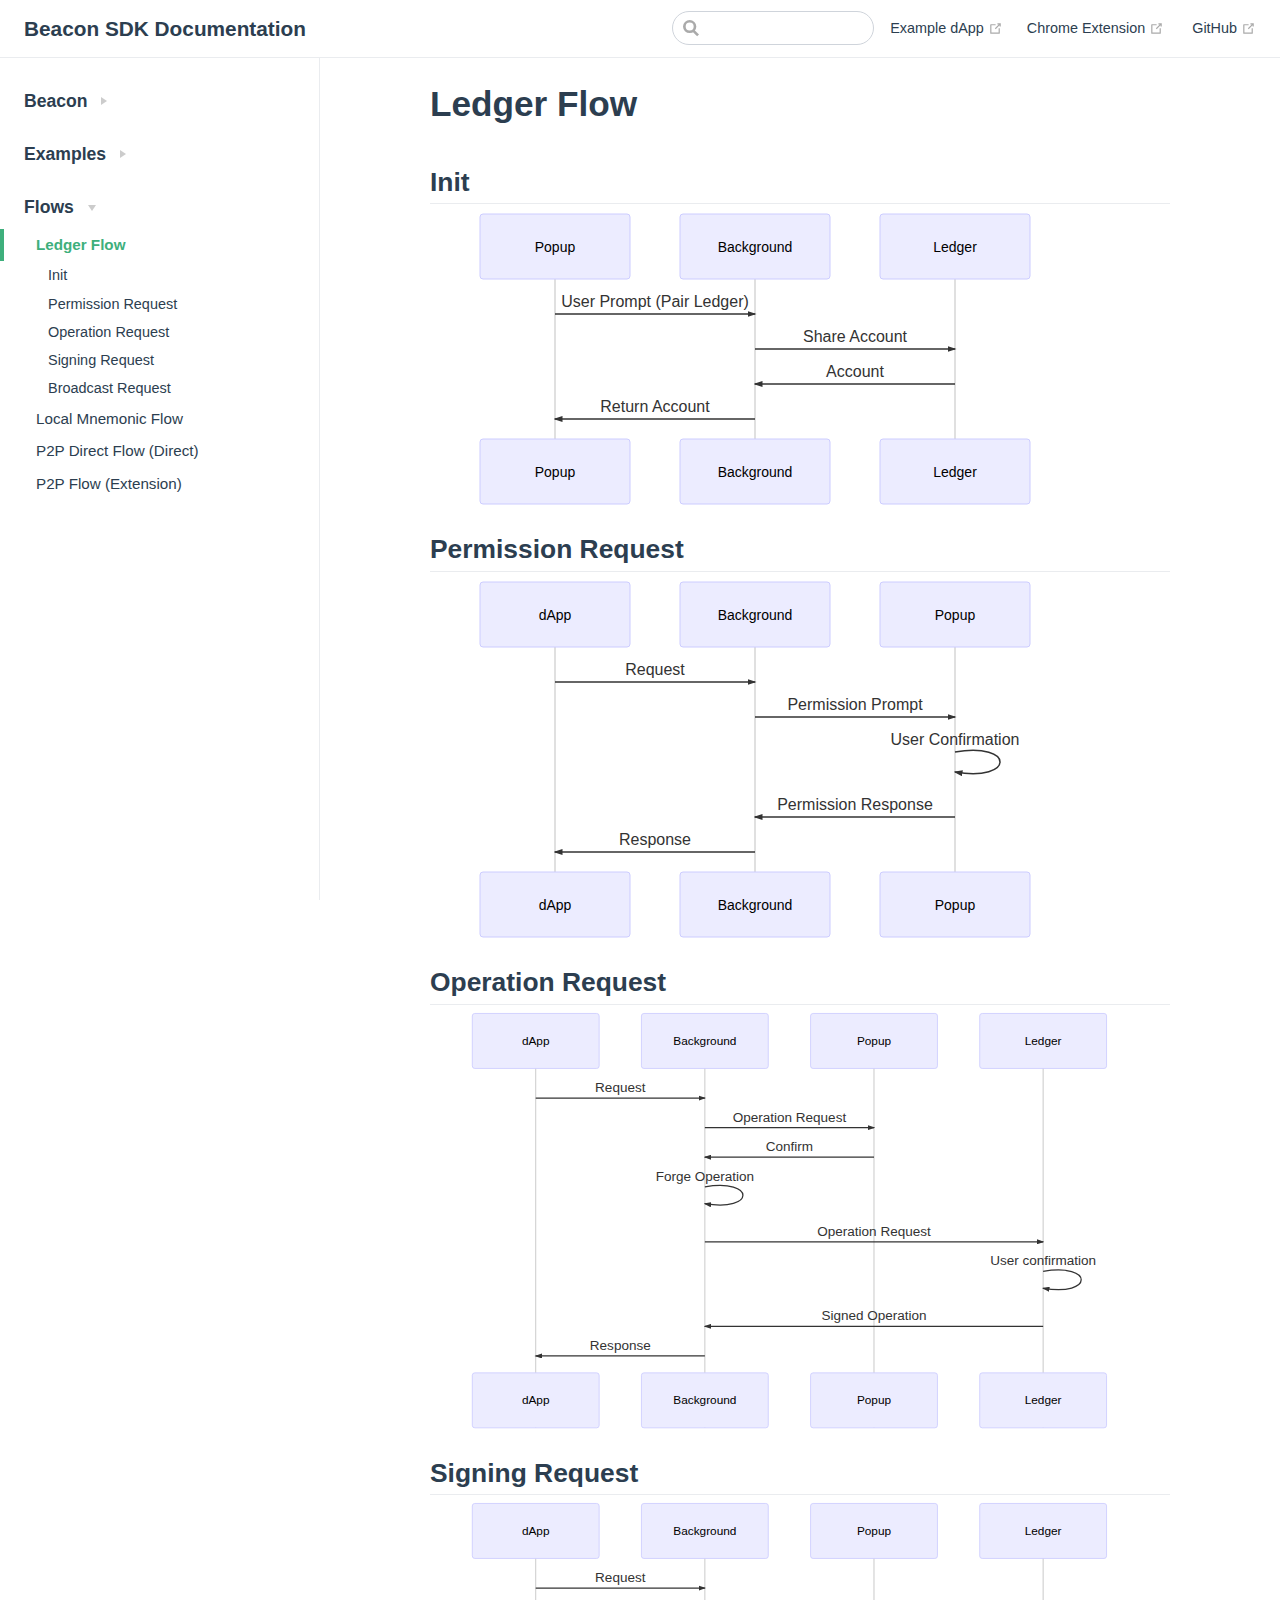
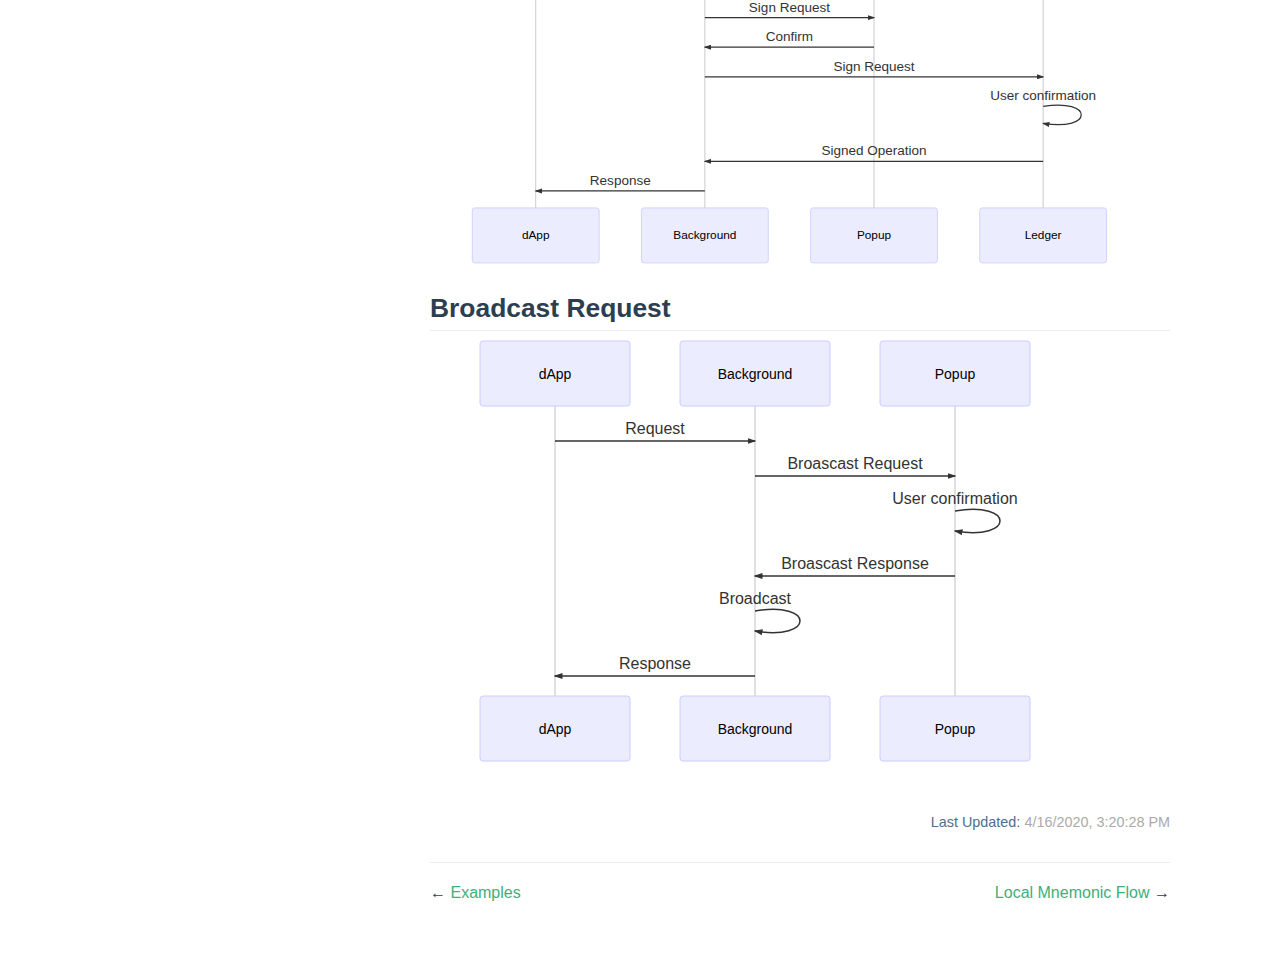
<file: flows/Ledger.html>
<!DOCTYPE html>
<html lang="en-US">
  <head>
    <meta charset="utf-8">
    <meta name="viewport" content="width=device-width,initial-scale=1">
    <title>Ledger Flow | Beacon SDK Documentation</title>
    <meta name="generator" content="VuePress 1.4.1">
    
    <meta name="description" content="Connecting dApps on Tezos with your wallet.">
    <link rel="preload" href="/assets/css/0.styles.ea3a7883.css" as="style"><link rel="preload" href="/assets/js/app.e8fa6f82.js" as="script"><link rel="preload" href="/assets/js/2.52e72fab.js" as="script"><link rel="preload" href="/assets/js/12.af9ba212.js" as="script"><link rel="prefetch" href="/assets/js/10.90cc5587.js"><link rel="prefetch" href="/assets/js/11.cc32dc08.js"><link rel="prefetch" href="/assets/js/13.df74759d.js"><link rel="prefetch" href="/assets/js/14.991d9dea.js"><link rel="prefetch" href="/assets/js/15.e4337207.js"><link rel="prefetch" href="/assets/js/16.d00bb945.js"><link rel="prefetch" href="/assets/js/17.fbaf616a.js"><link rel="prefetch" href="/assets/js/3.8b6cfc57.js"><link rel="prefetch" href="/assets/js/4.22da7bf4.js"><link rel="prefetch" href="/assets/js/5.0b355401.js"><link rel="prefetch" href="/assets/js/6.87de67db.js"><link rel="prefetch" href="/assets/js/7.c6a5146e.js"><link rel="prefetch" href="/assets/js/8.c132c524.js"><link rel="prefetch" href="/assets/js/9.8d747794.js">
    <link rel="stylesheet" href="/assets/css/0.styles.ea3a7883.css">
  </head>
  <body>
    <div id="app" data-server-rendered="true"><div class="theme-container"><header class="navbar"><div class="sidebar-button"><svg xmlns="http://www.w3.org/2000/svg" aria-hidden="true" role="img" viewBox="0 0 448 512" class="icon"><path fill="currentColor" d="M436 124H12c-6.627 0-12-5.373-12-12V80c0-6.627 5.373-12 12-12h424c6.627 0 12 5.373 12 12v32c0 6.627-5.373 12-12 12zm0 160H12c-6.627 0-12-5.373-12-12v-32c0-6.627 5.373-12 12-12h424c6.627 0 12 5.373 12 12v32c0 6.627-5.373 12-12 12zm0 160H12c-6.627 0-12-5.373-12-12v-32c0-6.627 5.373-12 12-12h424c6.627 0 12 5.373 12 12v32c0 6.627-5.373 12-12 12z"></path></svg></div> <a href="/" class="home-link router-link-active"><!----> <span class="site-name">Beacon SDK Documentation</span></a> <div class="links"><div class="search-box"><input aria-label="Search" autocomplete="off" spellcheck="false" value=""> <!----></div> <nav class="nav-links can-hide"><div class="nav-item"><a href="https://www.walletbeacon.io/" target="_blank" rel="noopener noreferrer" class="nav-link external">
  Example dApp
  <svg xmlns="http://www.w3.org/2000/svg" aria-hidden="true" x="0px" y="0px" viewBox="0 0 100 100" width="15" height="15" class="icon outbound"><path fill="currentColor" d="M18.8,85.1h56l0,0c2.2,0,4-1.8,4-4v-32h-8v28h-48v-48h28v-8h-32l0,0c-2.2,0-4,1.8-4,4v56C14.8,83.3,16.6,85.1,18.8,85.1z"></path> <polygon fill="currentColor" points="45.7,48.7 51.3,54.3 77.2,28.5 77.2,37.2 85.2,37.2 85.2,14.9 62.8,14.9 62.8,22.9 71.5,22.9"></polygon></svg></a></div><div class="nav-item"><a href="https://github.com/airgap-it/beacon-extension/releases" target="_blank" rel="noopener noreferrer" class="nav-link external">
  Chrome Extension
  <svg xmlns="http://www.w3.org/2000/svg" aria-hidden="true" x="0px" y="0px" viewBox="0 0 100 100" width="15" height="15" class="icon outbound"><path fill="currentColor" d="M18.8,85.1h56l0,0c2.2,0,4-1.8,4-4v-32h-8v28h-48v-48h28v-8h-32l0,0c-2.2,0-4,1.8-4,4v56C14.8,83.3,16.6,85.1,18.8,85.1z"></path> <polygon fill="currentColor" points="45.7,48.7 51.3,54.3 77.2,28.5 77.2,37.2 85.2,37.2 85.2,14.9 62.8,14.9 62.8,22.9 71.5,22.9"></polygon></svg></a></div> <a href="https://github.com/airgap-it/beacon-sdk" target="_blank" rel="noopener noreferrer" class="repo-link">
    GitHub
    <svg xmlns="http://www.w3.org/2000/svg" aria-hidden="true" x="0px" y="0px" viewBox="0 0 100 100" width="15" height="15" class="icon outbound"><path fill="currentColor" d="M18.8,85.1h56l0,0c2.2,0,4-1.8,4-4v-32h-8v28h-48v-48h28v-8h-32l0,0c-2.2,0-4,1.8-4,4v56C14.8,83.3,16.6,85.1,18.8,85.1z"></path> <polygon fill="currentColor" points="45.7,48.7 51.3,54.3 77.2,28.5 77.2,37.2 85.2,37.2 85.2,14.9 62.8,14.9 62.8,22.9 71.5,22.9"></polygon></svg></a></nav></div></header> <div class="sidebar-mask"></div> <aside class="sidebar"><nav class="nav-links"><div class="nav-item"><a href="https://www.walletbeacon.io/" target="_blank" rel="noopener noreferrer" class="nav-link external">
  Example dApp
  <svg xmlns="http://www.w3.org/2000/svg" aria-hidden="true" x="0px" y="0px" viewBox="0 0 100 100" width="15" height="15" class="icon outbound"><path fill="currentColor" d="M18.8,85.1h56l0,0c2.2,0,4-1.8,4-4v-32h-8v28h-48v-48h28v-8h-32l0,0c-2.2,0-4,1.8-4,4v56C14.8,83.3,16.6,85.1,18.8,85.1z"></path> <polygon fill="currentColor" points="45.7,48.7 51.3,54.3 77.2,28.5 77.2,37.2 85.2,37.2 85.2,14.9 62.8,14.9 62.8,22.9 71.5,22.9"></polygon></svg></a></div><div class="nav-item"><a href="https://github.com/airgap-it/beacon-extension/releases" target="_blank" rel="noopener noreferrer" class="nav-link external">
  Chrome Extension
  <svg xmlns="http://www.w3.org/2000/svg" aria-hidden="true" x="0px" y="0px" viewBox="0 0 100 100" width="15" height="15" class="icon outbound"><path fill="currentColor" d="M18.8,85.1h56l0,0c2.2,0,4-1.8,4-4v-32h-8v28h-48v-48h28v-8h-32l0,0c-2.2,0-4,1.8-4,4v56C14.8,83.3,16.6,85.1,18.8,85.1z"></path> <polygon fill="currentColor" points="45.7,48.7 51.3,54.3 77.2,28.5 77.2,37.2 85.2,37.2 85.2,14.9 62.8,14.9 62.8,22.9 71.5,22.9"></polygon></svg></a></div> <a href="https://github.com/airgap-it/beacon-sdk" target="_blank" rel="noopener noreferrer" class="repo-link">
    GitHub
    <svg xmlns="http://www.w3.org/2000/svg" aria-hidden="true" x="0px" y="0px" viewBox="0 0 100 100" width="15" height="15" class="icon outbound"><path fill="currentColor" d="M18.8,85.1h56l0,0c2.2,0,4-1.8,4-4v-32h-8v28h-48v-48h28v-8h-32l0,0c-2.2,0-4,1.8-4,4v56C14.8,83.3,16.6,85.1,18.8,85.1z"></path> <polygon fill="currentColor" points="45.7,48.7 51.3,54.3 77.2,28.5 77.2,37.2 85.2,37.2 85.2,14.9 62.8,14.9 62.8,22.9 71.5,22.9"></polygon></svg></a></nav>  <ul class="sidebar-links"><li><section class="sidebar-group collapsable depth-0"><p class="sidebar-heading"><span>Beacon</span> <span class="arrow right"></span></p> <!----></section></li><li><section class="sidebar-group collapsable depth-0"><p class="sidebar-heading"><span>Examples</span> <span class="arrow right"></span></p> <!----></section></li><li><section class="sidebar-group collapsable depth-0"><p class="sidebar-heading open"><span>Flows</span> <span class="arrow down"></span></p> <ul class="sidebar-links sidebar-group-items"><li><a href="/flows/Ledger.html" class="active sidebar-link">Ledger Flow</a><ul class="sidebar-sub-headers"><li class="sidebar-sub-header"><a href="/flows/Ledger.html#init" class="sidebar-link">Init</a></li><li class="sidebar-sub-header"><a href="/flows/Ledger.html#permission-request" class="sidebar-link">Permission Request</a></li><li class="sidebar-sub-header"><a href="/flows/Ledger.html#operation-request" class="sidebar-link">Operation Request</a></li><li class="sidebar-sub-header"><a href="/flows/Ledger.html#signing-request" class="sidebar-link">Signing Request</a></li><li class="sidebar-sub-header"><a href="/flows/Ledger.html#broadcast-request" class="sidebar-link">Broadcast Request</a></li></ul></li><li><a href="/flows/LocalMnemonic.html" class="sidebar-link">Local Mnemonic Flow</a></li><li><a href="/flows/P2PDirect.html" class="sidebar-link">P2P Direct Flow (Direct)</a></li><li><a href="/flows/P2PExtension.html" class="sidebar-link">P2P Flow (Extension)</a></li></ul></section></li></ul> </aside> <main class="page"> <div class="theme-default-content content__default"><h1 id="ledger-flow"><a href="#ledger-flow" class="header-anchor">#</a> Ledger Flow</h1> <h2 id="init"><a href="#init" class="header-anchor">#</a> Init</h2> <div class="spinner" style="background:rgb(66, 185, 131);" data-v-1bbcb91a></div><h2 id="permission-request"><a href="#permission-request" class="header-anchor">#</a> Permission Request</h2> <div class="spinner" style="background:rgb(66, 185, 131);" data-v-1bbcb91a></div><h2 id="operation-request"><a href="#operation-request" class="header-anchor">#</a> Operation Request</h2> <div class="spinner" style="background:rgb(66, 185, 131);" data-v-1bbcb91a></div><h2 id="signing-request"><a href="#signing-request" class="header-anchor">#</a> Signing Request</h2> <div class="spinner" style="background:rgb(66, 185, 131);" data-v-1bbcb91a></div><h2 id="broadcast-request"><a href="#broadcast-request" class="header-anchor">#</a> Broadcast Request</h2> <div class="spinner" style="background:rgb(66, 185, 131);" data-v-1bbcb91a></div></div> <footer class="page-edit"><!----> <div class="last-updated"><span class="prefix">Last Updated:</span> <span class="time">4/16/2020, 3:20:28 PM</span></div></footer> <div class="page-nav"><p class="inner"><span class="prev">
      ←
      <a href="/examples/" class="prev">
        Examples
      </a></span> <span class="next"><a href="/flows/LocalMnemonic.html">
        Local Mnemonic Flow
      </a>
      →
    </span></p></div> </main></div><div class="global-ui"><!----></div></div>
    <script src="/assets/js/app.e8fa6f82.js" defer></script><script src="/assets/js/2.52e72fab.js" defer></script><script src="/assets/js/12.af9ba212.js" defer></script>
  </body>
</html>
</file>
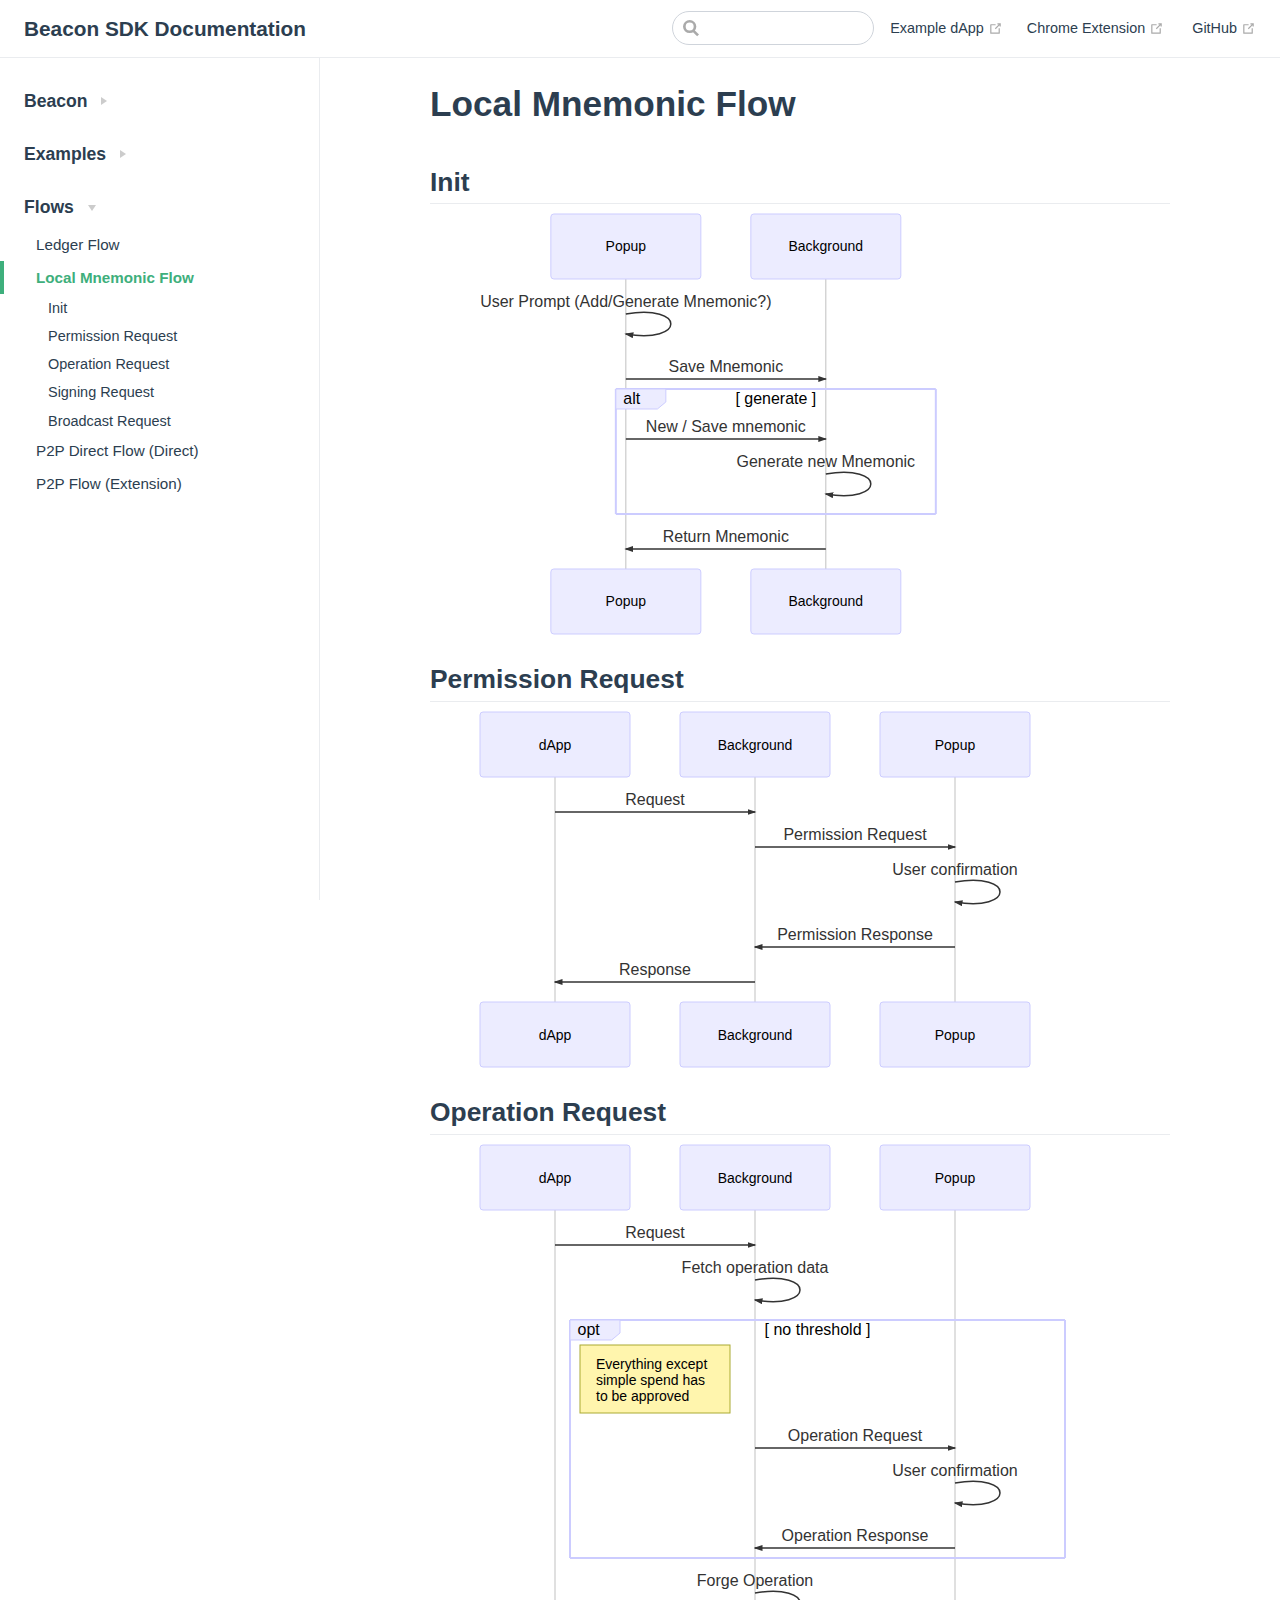
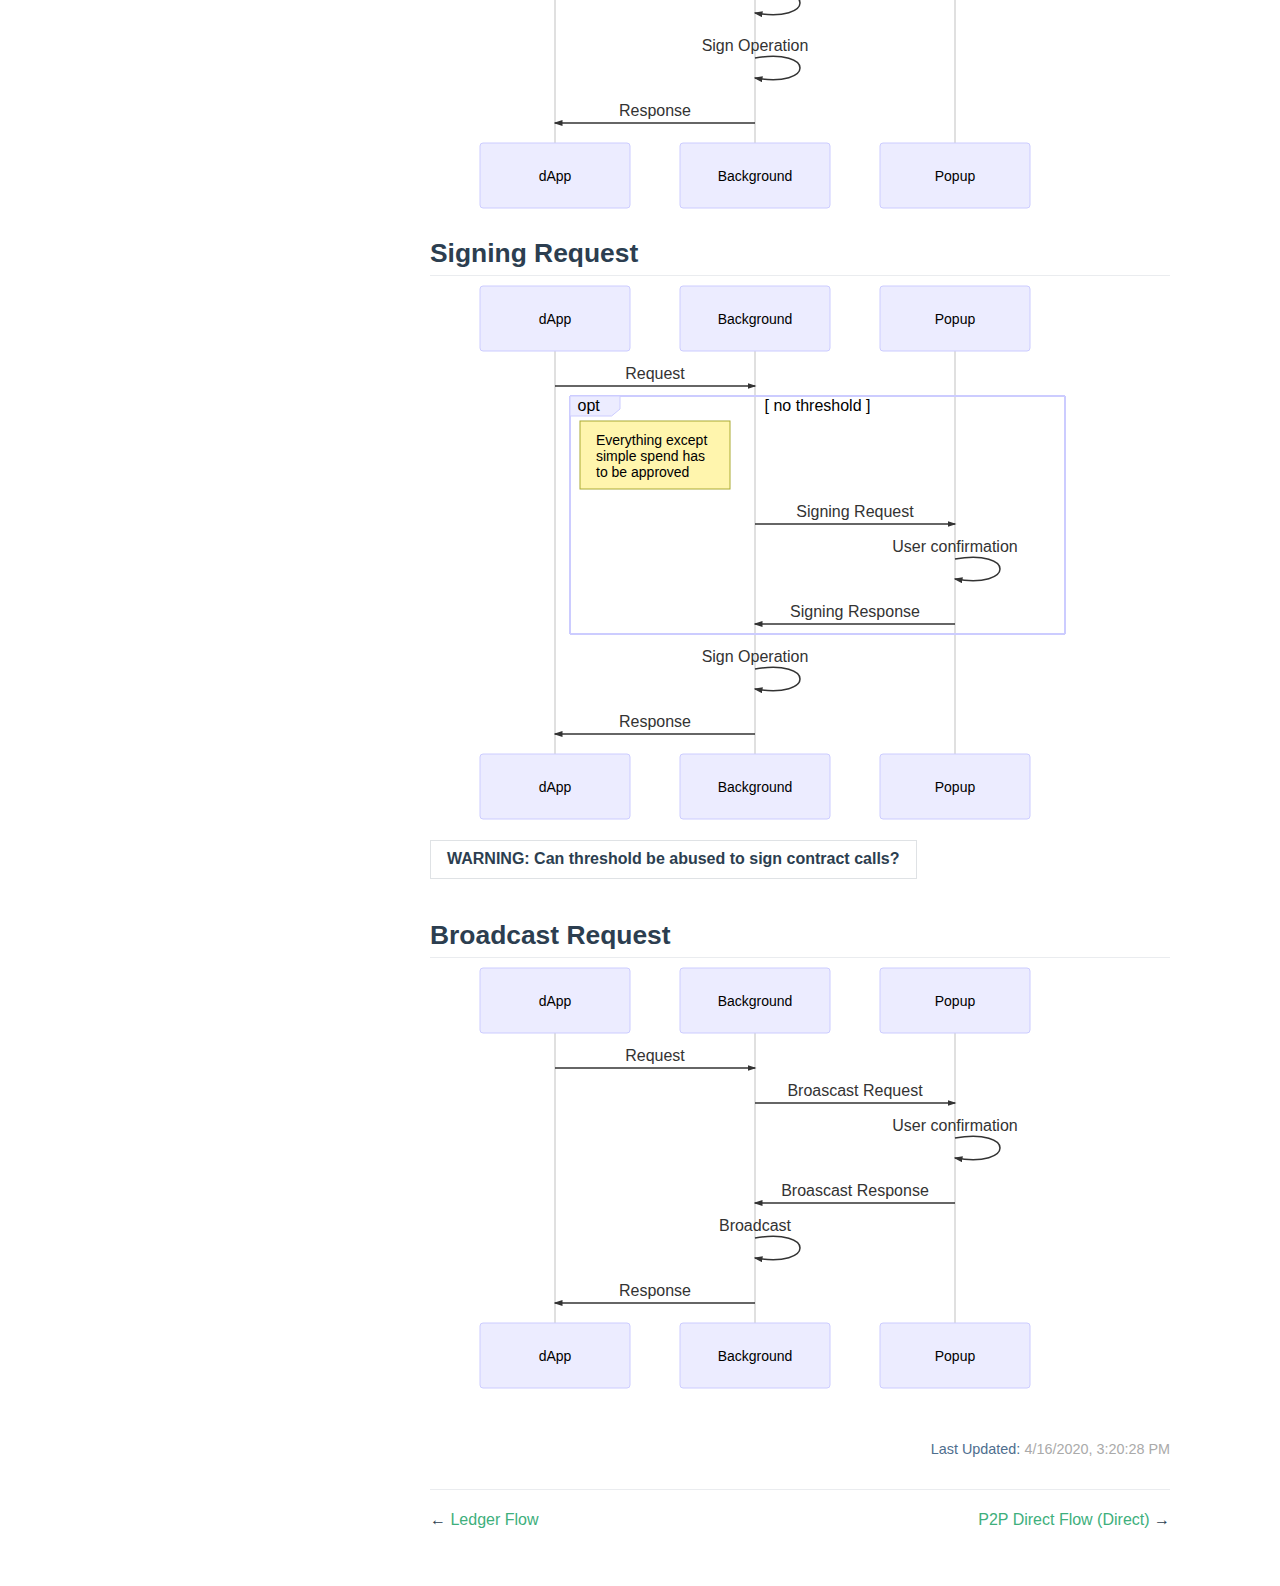
<file: flows/LocalMnemonic.html>
<!DOCTYPE html>
<html lang="en-US">
  <head>
    <meta charset="utf-8">
    <meta name="viewport" content="width=device-width,initial-scale=1">
    <title>Local Mnemonic Flow | Beacon SDK Documentation</title>
    <meta name="generator" content="VuePress 1.4.1">
    
    <meta name="description" content="Connecting dApps on Tezos with your wallet.">
    <link rel="preload" href="/assets/css/0.styles.ea3a7883.css" as="style"><link rel="preload" href="/assets/js/app.e8fa6f82.js" as="script"><link rel="preload" href="/assets/js/2.52e72fab.js" as="script"><link rel="preload" href="/assets/js/13.df74759d.js" as="script"><link rel="prefetch" href="/assets/js/10.90cc5587.js"><link rel="prefetch" href="/assets/js/11.cc32dc08.js"><link rel="prefetch" href="/assets/js/12.af9ba212.js"><link rel="prefetch" href="/assets/js/14.991d9dea.js"><link rel="prefetch" href="/assets/js/15.e4337207.js"><link rel="prefetch" href="/assets/js/16.d00bb945.js"><link rel="prefetch" href="/assets/js/17.fbaf616a.js"><link rel="prefetch" href="/assets/js/3.8b6cfc57.js"><link rel="prefetch" href="/assets/js/4.22da7bf4.js"><link rel="prefetch" href="/assets/js/5.0b355401.js"><link rel="prefetch" href="/assets/js/6.87de67db.js"><link rel="prefetch" href="/assets/js/7.c6a5146e.js"><link rel="prefetch" href="/assets/js/8.c132c524.js"><link rel="prefetch" href="/assets/js/9.8d747794.js">
    <link rel="stylesheet" href="/assets/css/0.styles.ea3a7883.css">
  </head>
  <body>
    <div id="app" data-server-rendered="true"><div class="theme-container"><header class="navbar"><div class="sidebar-button"><svg xmlns="http://www.w3.org/2000/svg" aria-hidden="true" role="img" viewBox="0 0 448 512" class="icon"><path fill="currentColor" d="M436 124H12c-6.627 0-12-5.373-12-12V80c0-6.627 5.373-12 12-12h424c6.627 0 12 5.373 12 12v32c0 6.627-5.373 12-12 12zm0 160H12c-6.627 0-12-5.373-12-12v-32c0-6.627 5.373-12 12-12h424c6.627 0 12 5.373 12 12v32c0 6.627-5.373 12-12 12zm0 160H12c-6.627 0-12-5.373-12-12v-32c0-6.627 5.373-12 12-12h424c6.627 0 12 5.373 12 12v32c0 6.627-5.373 12-12 12z"></path></svg></div> <a href="/" class="home-link router-link-active"><!----> <span class="site-name">Beacon SDK Documentation</span></a> <div class="links"><div class="search-box"><input aria-label="Search" autocomplete="off" spellcheck="false" value=""> <!----></div> <nav class="nav-links can-hide"><div class="nav-item"><a href="https://www.walletbeacon.io/" target="_blank" rel="noopener noreferrer" class="nav-link external">
  Example dApp
  <svg xmlns="http://www.w3.org/2000/svg" aria-hidden="true" x="0px" y="0px" viewBox="0 0 100 100" width="15" height="15" class="icon outbound"><path fill="currentColor" d="M18.8,85.1h56l0,0c2.2,0,4-1.8,4-4v-32h-8v28h-48v-48h28v-8h-32l0,0c-2.2,0-4,1.8-4,4v56C14.8,83.3,16.6,85.1,18.8,85.1z"></path> <polygon fill="currentColor" points="45.7,48.7 51.3,54.3 77.2,28.5 77.2,37.2 85.2,37.2 85.2,14.9 62.8,14.9 62.8,22.9 71.5,22.9"></polygon></svg></a></div><div class="nav-item"><a href="https://github.com/airgap-it/beacon-extension/releases" target="_blank" rel="noopener noreferrer" class="nav-link external">
  Chrome Extension
  <svg xmlns="http://www.w3.org/2000/svg" aria-hidden="true" x="0px" y="0px" viewBox="0 0 100 100" width="15" height="15" class="icon outbound"><path fill="currentColor" d="M18.8,85.1h56l0,0c2.2,0,4-1.8,4-4v-32h-8v28h-48v-48h28v-8h-32l0,0c-2.2,0-4,1.8-4,4v56C14.8,83.3,16.6,85.1,18.8,85.1z"></path> <polygon fill="currentColor" points="45.7,48.7 51.3,54.3 77.2,28.5 77.2,37.2 85.2,37.2 85.2,14.9 62.8,14.9 62.8,22.9 71.5,22.9"></polygon></svg></a></div> <a href="https://github.com/airgap-it/beacon-sdk" target="_blank" rel="noopener noreferrer" class="repo-link">
    GitHub
    <svg xmlns="http://www.w3.org/2000/svg" aria-hidden="true" x="0px" y="0px" viewBox="0 0 100 100" width="15" height="15" class="icon outbound"><path fill="currentColor" d="M18.8,85.1h56l0,0c2.2,0,4-1.8,4-4v-32h-8v28h-48v-48h28v-8h-32l0,0c-2.2,0-4,1.8-4,4v56C14.8,83.3,16.6,85.1,18.8,85.1z"></path> <polygon fill="currentColor" points="45.7,48.7 51.3,54.3 77.2,28.5 77.2,37.2 85.2,37.2 85.2,14.9 62.8,14.9 62.8,22.9 71.5,22.9"></polygon></svg></a></nav></div></header> <div class="sidebar-mask"></div> <aside class="sidebar"><nav class="nav-links"><div class="nav-item"><a href="https://www.walletbeacon.io/" target="_blank" rel="noopener noreferrer" class="nav-link external">
  Example dApp
  <svg xmlns="http://www.w3.org/2000/svg" aria-hidden="true" x="0px" y="0px" viewBox="0 0 100 100" width="15" height="15" class="icon outbound"><path fill="currentColor" d="M18.8,85.1h56l0,0c2.2,0,4-1.8,4-4v-32h-8v28h-48v-48h28v-8h-32l0,0c-2.2,0-4,1.8-4,4v56C14.8,83.3,16.6,85.1,18.8,85.1z"></path> <polygon fill="currentColor" points="45.7,48.7 51.3,54.3 77.2,28.5 77.2,37.2 85.2,37.2 85.2,14.9 62.8,14.9 62.8,22.9 71.5,22.9"></polygon></svg></a></div><div class="nav-item"><a href="https://github.com/airgap-it/beacon-extension/releases" target="_blank" rel="noopener noreferrer" class="nav-link external">
  Chrome Extension
  <svg xmlns="http://www.w3.org/2000/svg" aria-hidden="true" x="0px" y="0px" viewBox="0 0 100 100" width="15" height="15" class="icon outbound"><path fill="currentColor" d="M18.8,85.1h56l0,0c2.2,0,4-1.8,4-4v-32h-8v28h-48v-48h28v-8h-32l0,0c-2.2,0-4,1.8-4,4v56C14.8,83.3,16.6,85.1,18.8,85.1z"></path> <polygon fill="currentColor" points="45.7,48.7 51.3,54.3 77.2,28.5 77.2,37.2 85.2,37.2 85.2,14.9 62.8,14.9 62.8,22.9 71.5,22.9"></polygon></svg></a></div> <a href="https://github.com/airgap-it/beacon-sdk" target="_blank" rel="noopener noreferrer" class="repo-link">
    GitHub
    <svg xmlns="http://www.w3.org/2000/svg" aria-hidden="true" x="0px" y="0px" viewBox="0 0 100 100" width="15" height="15" class="icon outbound"><path fill="currentColor" d="M18.8,85.1h56l0,0c2.2,0,4-1.8,4-4v-32h-8v28h-48v-48h28v-8h-32l0,0c-2.2,0-4,1.8-4,4v56C14.8,83.3,16.6,85.1,18.8,85.1z"></path> <polygon fill="currentColor" points="45.7,48.7 51.3,54.3 77.2,28.5 77.2,37.2 85.2,37.2 85.2,14.9 62.8,14.9 62.8,22.9 71.5,22.9"></polygon></svg></a></nav>  <ul class="sidebar-links"><li><section class="sidebar-group collapsable depth-0"><p class="sidebar-heading"><span>Beacon</span> <span class="arrow right"></span></p> <!----></section></li><li><section class="sidebar-group collapsable depth-0"><p class="sidebar-heading"><span>Examples</span> <span class="arrow right"></span></p> <!----></section></li><li><section class="sidebar-group collapsable depth-0"><p class="sidebar-heading open"><span>Flows</span> <span class="arrow down"></span></p> <ul class="sidebar-links sidebar-group-items"><li><a href="/flows/Ledger.html" class="sidebar-link">Ledger Flow</a></li><li><a href="/flows/LocalMnemonic.html" class="active sidebar-link">Local Mnemonic Flow</a><ul class="sidebar-sub-headers"><li class="sidebar-sub-header"><a href="/flows/LocalMnemonic.html#init" class="sidebar-link">Init</a></li><li class="sidebar-sub-header"><a href="/flows/LocalMnemonic.html#permission-request" class="sidebar-link">Permission Request</a></li><li class="sidebar-sub-header"><a href="/flows/LocalMnemonic.html#operation-request" class="sidebar-link">Operation Request</a></li><li class="sidebar-sub-header"><a href="/flows/LocalMnemonic.html#signing-request" class="sidebar-link">Signing Request</a></li><li class="sidebar-sub-header"><a href="/flows/LocalMnemonic.html#broadcast-request" class="sidebar-link">Broadcast Request</a></li></ul></li><li><a href="/flows/P2PDirect.html" class="sidebar-link">P2P Direct Flow (Direct)</a></li><li><a href="/flows/P2PExtension.html" class="sidebar-link">P2P Flow (Extension)</a></li></ul></section></li></ul> </aside> <main class="page"> <div class="theme-default-content content__default"><h1 id="local-mnemonic-flow"><a href="#local-mnemonic-flow" class="header-anchor">#</a> Local Mnemonic Flow</h1> <h2 id="init"><a href="#init" class="header-anchor">#</a> Init</h2> <div class="spinner" style="background:rgb(66, 185, 131);" data-v-1bbcb91a></div><h2 id="permission-request"><a href="#permission-request" class="header-anchor">#</a> Permission Request</h2> <div class="spinner" style="background:rgb(66, 185, 131);" data-v-1bbcb91a></div><h2 id="operation-request"><a href="#operation-request" class="header-anchor">#</a> Operation Request</h2> <div class="spinner" style="background:rgb(66, 185, 131);" data-v-1bbcb91a></div><h2 id="signing-request"><a href="#signing-request" class="header-anchor">#</a> Signing Request</h2> <div class="spinner" style="background:rgb(66, 185, 131);" data-v-1bbcb91a></div><table><thead><tr><th>WARNING: Can threshold be abused to sign contract calls?</th></tr></thead> <tbody></tbody></table> <h2 id="broadcast-request"><a href="#broadcast-request" class="header-anchor">#</a> Broadcast Request</h2> <div class="spinner" style="background:rgb(66, 185, 131);" data-v-1bbcb91a></div></div> <footer class="page-edit"><!----> <div class="last-updated"><span class="prefix">Last Updated:</span> <span class="time">4/16/2020, 3:20:28 PM</span></div></footer> <div class="page-nav"><p class="inner"><span class="prev">
      ←
      <a href="/flows/Ledger.html" class="prev">
        Ledger Flow
      </a></span> <span class="next"><a href="/flows/P2PDirect.html">
        P2P Direct Flow (Direct)
      </a>
      →
    </span></p></div> </main></div><div class="global-ui"><!----></div></div>
    <script src="/assets/js/app.e8fa6f82.js" defer></script><script src="/assets/js/2.52e72fab.js" defer></script><script src="/assets/js/13.df74759d.js" defer></script>
  </body>
</html>
</file>
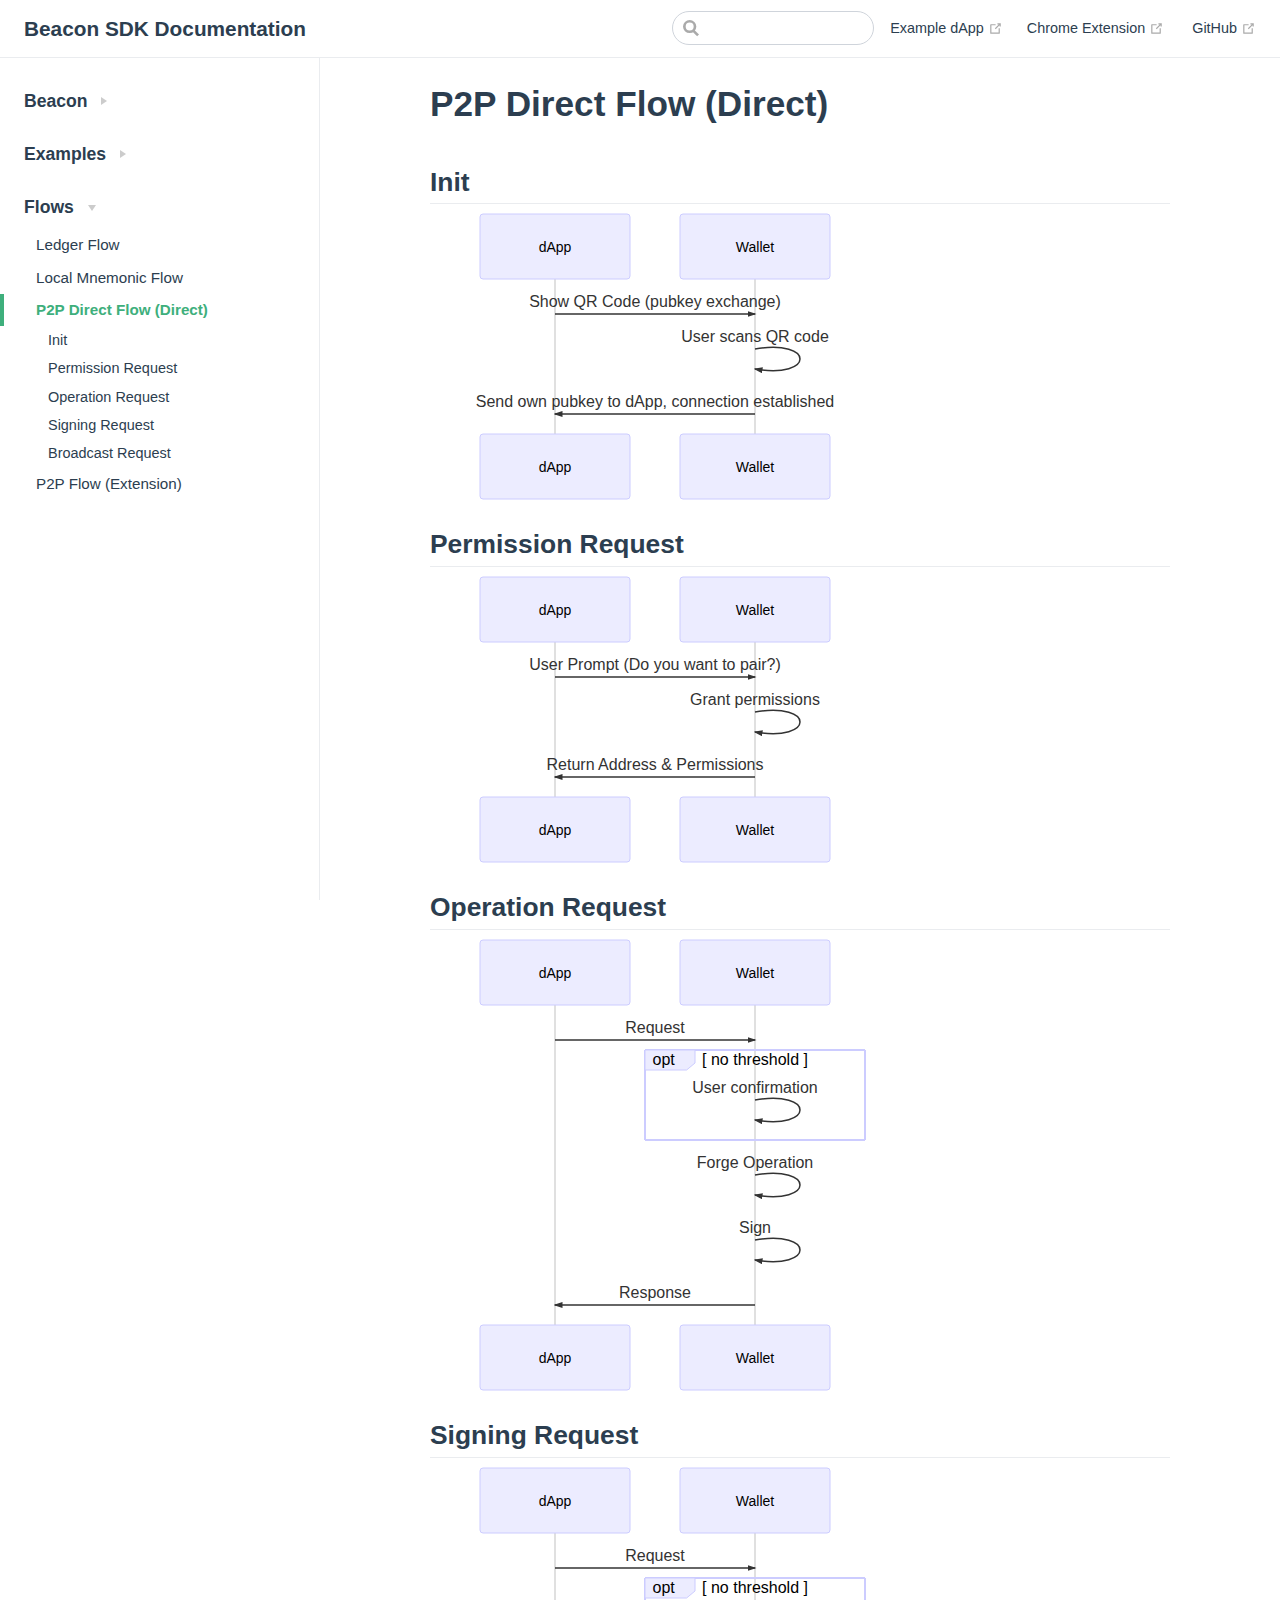
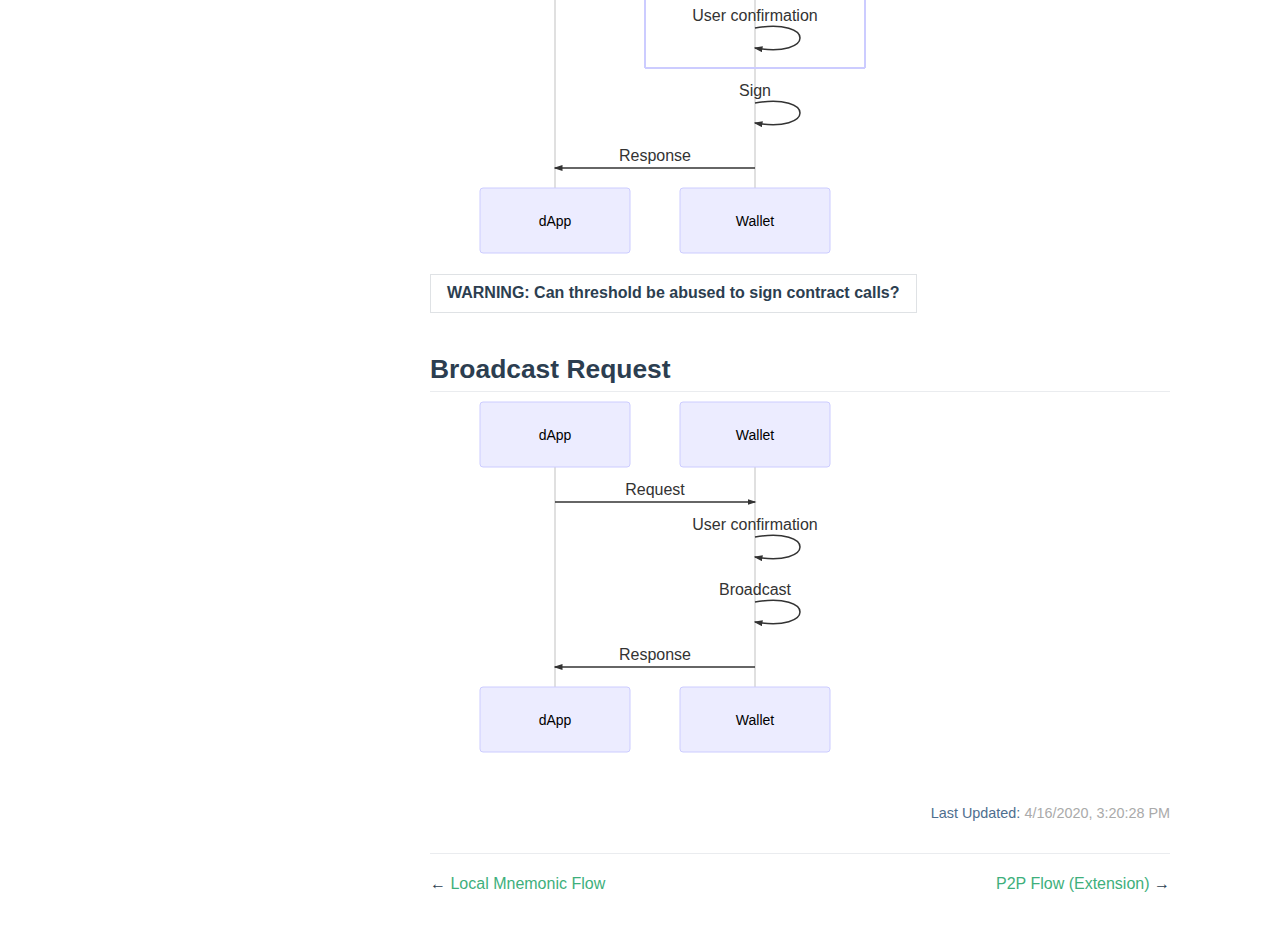
<file: flows/P2PDirect.html>
<!DOCTYPE html>
<html lang="en-US">
  <head>
    <meta charset="utf-8">
    <meta name="viewport" content="width=device-width,initial-scale=1">
    <title>P2P Direct Flow (Direct) | Beacon SDK Documentation</title>
    <meta name="generator" content="VuePress 1.4.1">
    
    <meta name="description" content="Connecting dApps on Tezos with your wallet.">
    <link rel="preload" href="/assets/css/0.styles.ea3a7883.css" as="style"><link rel="preload" href="/assets/js/app.e8fa6f82.js" as="script"><link rel="preload" href="/assets/js/2.52e72fab.js" as="script"><link rel="preload" href="/assets/js/14.991d9dea.js" as="script"><link rel="prefetch" href="/assets/js/10.90cc5587.js"><link rel="prefetch" href="/assets/js/11.cc32dc08.js"><link rel="prefetch" href="/assets/js/12.af9ba212.js"><link rel="prefetch" href="/assets/js/13.df74759d.js"><link rel="prefetch" href="/assets/js/15.e4337207.js"><link rel="prefetch" href="/assets/js/16.d00bb945.js"><link rel="prefetch" href="/assets/js/17.fbaf616a.js"><link rel="prefetch" href="/assets/js/3.8b6cfc57.js"><link rel="prefetch" href="/assets/js/4.22da7bf4.js"><link rel="prefetch" href="/assets/js/5.0b355401.js"><link rel="prefetch" href="/assets/js/6.87de67db.js"><link rel="prefetch" href="/assets/js/7.c6a5146e.js"><link rel="prefetch" href="/assets/js/8.c132c524.js"><link rel="prefetch" href="/assets/js/9.8d747794.js">
    <link rel="stylesheet" href="/assets/css/0.styles.ea3a7883.css">
  </head>
  <body>
    <div id="app" data-server-rendered="true"><div class="theme-container"><header class="navbar"><div class="sidebar-button"><svg xmlns="http://www.w3.org/2000/svg" aria-hidden="true" role="img" viewBox="0 0 448 512" class="icon"><path fill="currentColor" d="M436 124H12c-6.627 0-12-5.373-12-12V80c0-6.627 5.373-12 12-12h424c6.627 0 12 5.373 12 12v32c0 6.627-5.373 12-12 12zm0 160H12c-6.627 0-12-5.373-12-12v-32c0-6.627 5.373-12 12-12h424c6.627 0 12 5.373 12 12v32c0 6.627-5.373 12-12 12zm0 160H12c-6.627 0-12-5.373-12-12v-32c0-6.627 5.373-12 12-12h424c6.627 0 12 5.373 12 12v32c0 6.627-5.373 12-12 12z"></path></svg></div> <a href="/" class="home-link router-link-active"><!----> <span class="site-name">Beacon SDK Documentation</span></a> <div class="links"><div class="search-box"><input aria-label="Search" autocomplete="off" spellcheck="false" value=""> <!----></div> <nav class="nav-links can-hide"><div class="nav-item"><a href="https://www.walletbeacon.io/" target="_blank" rel="noopener noreferrer" class="nav-link external">
  Example dApp
  <svg xmlns="http://www.w3.org/2000/svg" aria-hidden="true" x="0px" y="0px" viewBox="0 0 100 100" width="15" height="15" class="icon outbound"><path fill="currentColor" d="M18.8,85.1h56l0,0c2.2,0,4-1.8,4-4v-32h-8v28h-48v-48h28v-8h-32l0,0c-2.2,0-4,1.8-4,4v56C14.8,83.3,16.6,85.1,18.8,85.1z"></path> <polygon fill="currentColor" points="45.7,48.7 51.3,54.3 77.2,28.5 77.2,37.2 85.2,37.2 85.2,14.9 62.8,14.9 62.8,22.9 71.5,22.9"></polygon></svg></a></div><div class="nav-item"><a href="https://github.com/airgap-it/beacon-extension/releases" target="_blank" rel="noopener noreferrer" class="nav-link external">
  Chrome Extension
  <svg xmlns="http://www.w3.org/2000/svg" aria-hidden="true" x="0px" y="0px" viewBox="0 0 100 100" width="15" height="15" class="icon outbound"><path fill="currentColor" d="M18.8,85.1h56l0,0c2.2,0,4-1.8,4-4v-32h-8v28h-48v-48h28v-8h-32l0,0c-2.2,0-4,1.8-4,4v56C14.8,83.3,16.6,85.1,18.8,85.1z"></path> <polygon fill="currentColor" points="45.7,48.7 51.3,54.3 77.2,28.5 77.2,37.2 85.2,37.2 85.2,14.9 62.8,14.9 62.8,22.9 71.5,22.9"></polygon></svg></a></div> <a href="https://github.com/airgap-it/beacon-sdk" target="_blank" rel="noopener noreferrer" class="repo-link">
    GitHub
    <svg xmlns="http://www.w3.org/2000/svg" aria-hidden="true" x="0px" y="0px" viewBox="0 0 100 100" width="15" height="15" class="icon outbound"><path fill="currentColor" d="M18.8,85.1h56l0,0c2.2,0,4-1.8,4-4v-32h-8v28h-48v-48h28v-8h-32l0,0c-2.2,0-4,1.8-4,4v56C14.8,83.3,16.6,85.1,18.8,85.1z"></path> <polygon fill="currentColor" points="45.7,48.7 51.3,54.3 77.2,28.5 77.2,37.2 85.2,37.2 85.2,14.9 62.8,14.9 62.8,22.9 71.5,22.9"></polygon></svg></a></nav></div></header> <div class="sidebar-mask"></div> <aside class="sidebar"><nav class="nav-links"><div class="nav-item"><a href="https://www.walletbeacon.io/" target="_blank" rel="noopener noreferrer" class="nav-link external">
  Example dApp
  <svg xmlns="http://www.w3.org/2000/svg" aria-hidden="true" x="0px" y="0px" viewBox="0 0 100 100" width="15" height="15" class="icon outbound"><path fill="currentColor" d="M18.8,85.1h56l0,0c2.2,0,4-1.8,4-4v-32h-8v28h-48v-48h28v-8h-32l0,0c-2.2,0-4,1.8-4,4v56C14.8,83.3,16.6,85.1,18.8,85.1z"></path> <polygon fill="currentColor" points="45.7,48.7 51.3,54.3 77.2,28.5 77.2,37.2 85.2,37.2 85.2,14.9 62.8,14.9 62.8,22.9 71.5,22.9"></polygon></svg></a></div><div class="nav-item"><a href="https://github.com/airgap-it/beacon-extension/releases" target="_blank" rel="noopener noreferrer" class="nav-link external">
  Chrome Extension
  <svg xmlns="http://www.w3.org/2000/svg" aria-hidden="true" x="0px" y="0px" viewBox="0 0 100 100" width="15" height="15" class="icon outbound"><path fill="currentColor" d="M18.8,85.1h56l0,0c2.2,0,4-1.8,4-4v-32h-8v28h-48v-48h28v-8h-32l0,0c-2.2,0-4,1.8-4,4v56C14.8,83.3,16.6,85.1,18.8,85.1z"></path> <polygon fill="currentColor" points="45.7,48.7 51.3,54.3 77.2,28.5 77.2,37.2 85.2,37.2 85.2,14.9 62.8,14.9 62.8,22.9 71.5,22.9"></polygon></svg></a></div> <a href="https://github.com/airgap-it/beacon-sdk" target="_blank" rel="noopener noreferrer" class="repo-link">
    GitHub
    <svg xmlns="http://www.w3.org/2000/svg" aria-hidden="true" x="0px" y="0px" viewBox="0 0 100 100" width="15" height="15" class="icon outbound"><path fill="currentColor" d="M18.8,85.1h56l0,0c2.2,0,4-1.8,4-4v-32h-8v28h-48v-48h28v-8h-32l0,0c-2.2,0-4,1.8-4,4v56C14.8,83.3,16.6,85.1,18.8,85.1z"></path> <polygon fill="currentColor" points="45.7,48.7 51.3,54.3 77.2,28.5 77.2,37.2 85.2,37.2 85.2,14.9 62.8,14.9 62.8,22.9 71.5,22.9"></polygon></svg></a></nav>  <ul class="sidebar-links"><li><section class="sidebar-group collapsable depth-0"><p class="sidebar-heading"><span>Beacon</span> <span class="arrow right"></span></p> <!----></section></li><li><section class="sidebar-group collapsable depth-0"><p class="sidebar-heading"><span>Examples</span> <span class="arrow right"></span></p> <!----></section></li><li><section class="sidebar-group collapsable depth-0"><p class="sidebar-heading open"><span>Flows</span> <span class="arrow down"></span></p> <ul class="sidebar-links sidebar-group-items"><li><a href="/flows/Ledger.html" class="sidebar-link">Ledger Flow</a></li><li><a href="/flows/LocalMnemonic.html" class="sidebar-link">Local Mnemonic Flow</a></li><li><a href="/flows/P2PDirect.html" class="active sidebar-link">P2P Direct Flow (Direct)</a><ul class="sidebar-sub-headers"><li class="sidebar-sub-header"><a href="/flows/P2PDirect.html#init" class="sidebar-link">Init</a></li><li class="sidebar-sub-header"><a href="/flows/P2PDirect.html#permission-request" class="sidebar-link">Permission Request</a></li><li class="sidebar-sub-header"><a href="/flows/P2PDirect.html#operation-request" class="sidebar-link">Operation Request</a></li><li class="sidebar-sub-header"><a href="/flows/P2PDirect.html#signing-request" class="sidebar-link">Signing Request</a></li><li class="sidebar-sub-header"><a href="/flows/P2PDirect.html#broadcast-request" class="sidebar-link">Broadcast Request</a></li></ul></li><li><a href="/flows/P2PExtension.html" class="sidebar-link">P2P Flow (Extension)</a></li></ul></section></li></ul> </aside> <main class="page"> <div class="theme-default-content content__default"><h1 id="p2p-direct-flow-direct"><a href="#p2p-direct-flow-direct" class="header-anchor">#</a> P2P Direct Flow (Direct)</h1> <h2 id="init"><a href="#init" class="header-anchor">#</a> Init</h2> <div class="spinner" style="background:rgb(66, 185, 131);" data-v-1bbcb91a></div><h2 id="permission-request"><a href="#permission-request" class="header-anchor">#</a> Permission Request</h2> <div class="spinner" style="background:rgb(66, 185, 131);" data-v-1bbcb91a></div><h2 id="operation-request"><a href="#operation-request" class="header-anchor">#</a> Operation Request</h2> <div class="spinner" style="background:rgb(66, 185, 131);" data-v-1bbcb91a></div><h2 id="signing-request"><a href="#signing-request" class="header-anchor">#</a> Signing Request</h2> <div class="spinner" style="background:rgb(66, 185, 131);" data-v-1bbcb91a></div><table><thead><tr><th>WARNING: Can threshold be abused to sign contract calls?</th></tr></thead> <tbody></tbody></table> <h2 id="broadcast-request"><a href="#broadcast-request" class="header-anchor">#</a> Broadcast Request</h2> <div class="spinner" style="background:rgb(66, 185, 131);" data-v-1bbcb91a></div></div> <footer class="page-edit"><!----> <div class="last-updated"><span class="prefix">Last Updated:</span> <span class="time">4/16/2020, 3:20:28 PM</span></div></footer> <div class="page-nav"><p class="inner"><span class="prev">
      ←
      <a href="/flows/LocalMnemonic.html" class="prev">
        Local Mnemonic Flow
      </a></span> <span class="next"><a href="/flows/P2PExtension.html">
        P2P Flow (Extension)
      </a>
      →
    </span></p></div> </main></div><div class="global-ui"><!----></div></div>
    <script src="/assets/js/app.e8fa6f82.js" defer></script><script src="/assets/js/2.52e72fab.js" defer></script><script src="/assets/js/14.991d9dea.js" defer></script>
  </body>
</html>
</file>
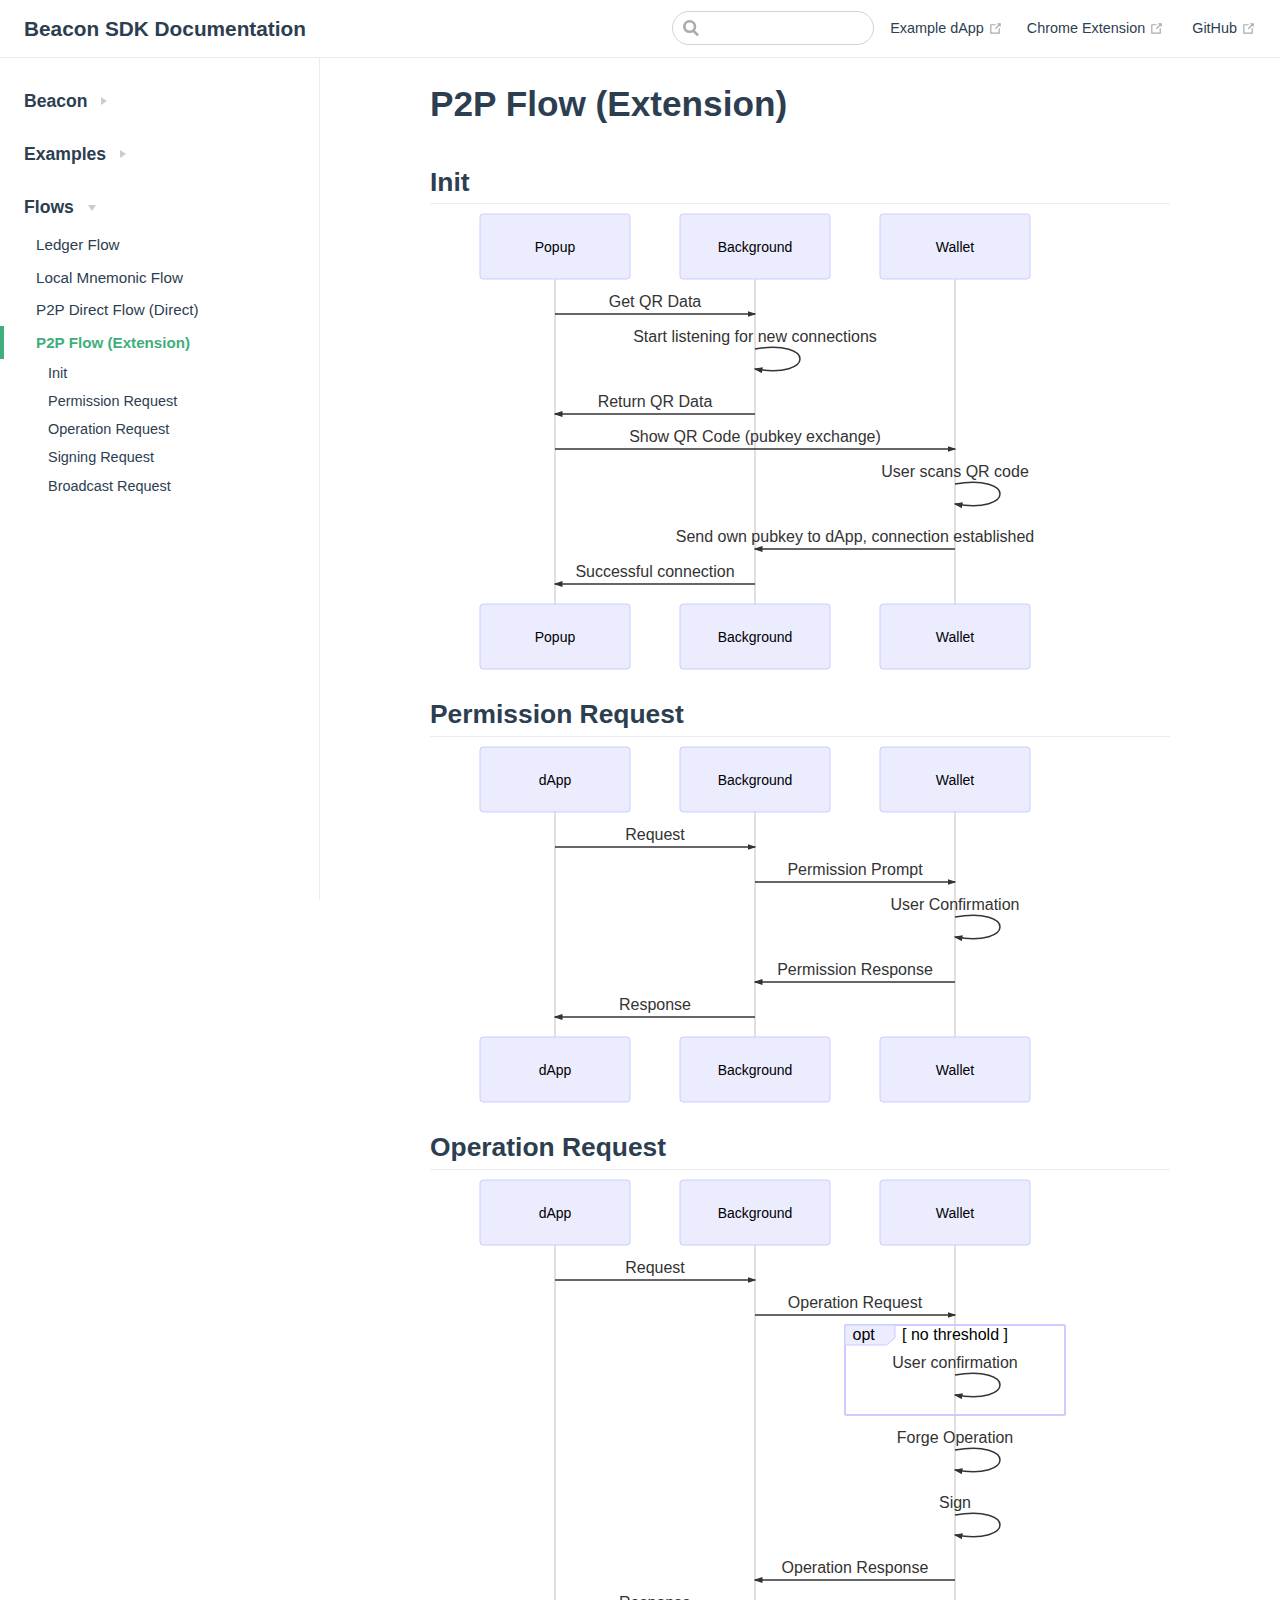
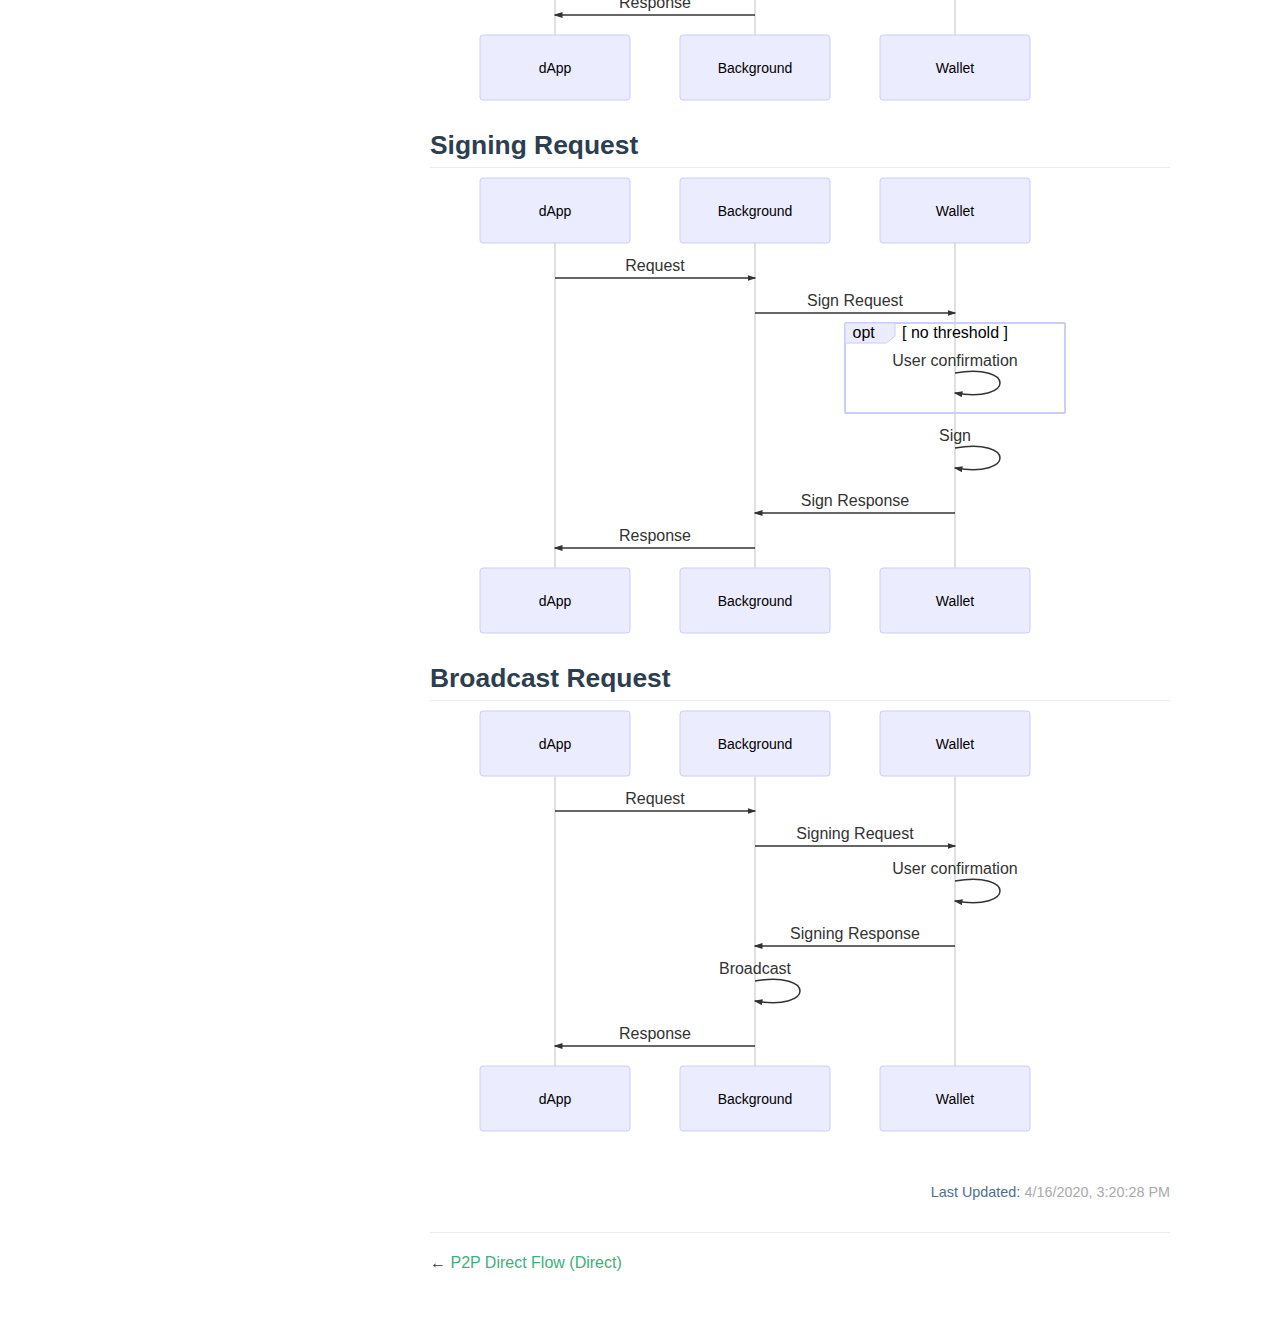
<file: flows/P2PExtension.html>
<!DOCTYPE html>
<html lang="en-US">
  <head>
    <meta charset="utf-8">
    <meta name="viewport" content="width=device-width,initial-scale=1">
    <title>P2P Flow (Extension) | Beacon SDK Documentation</title>
    <meta name="generator" content="VuePress 1.4.1">
    
    <meta name="description" content="Connecting dApps on Tezos with your wallet.">
    <link rel="preload" href="/assets/css/0.styles.ea3a7883.css" as="style"><link rel="preload" href="/assets/js/app.e8fa6f82.js" as="script"><link rel="preload" href="/assets/js/2.52e72fab.js" as="script"><link rel="preload" href="/assets/js/15.e4337207.js" as="script"><link rel="prefetch" href="/assets/js/10.90cc5587.js"><link rel="prefetch" href="/assets/js/11.cc32dc08.js"><link rel="prefetch" href="/assets/js/12.af9ba212.js"><link rel="prefetch" href="/assets/js/13.df74759d.js"><link rel="prefetch" href="/assets/js/14.991d9dea.js"><link rel="prefetch" href="/assets/js/16.d00bb945.js"><link rel="prefetch" href="/assets/js/17.fbaf616a.js"><link rel="prefetch" href="/assets/js/3.8b6cfc57.js"><link rel="prefetch" href="/assets/js/4.22da7bf4.js"><link rel="prefetch" href="/assets/js/5.0b355401.js"><link rel="prefetch" href="/assets/js/6.87de67db.js"><link rel="prefetch" href="/assets/js/7.c6a5146e.js"><link rel="prefetch" href="/assets/js/8.c132c524.js"><link rel="prefetch" href="/assets/js/9.8d747794.js">
    <link rel="stylesheet" href="/assets/css/0.styles.ea3a7883.css">
  </head>
  <body>
    <div id="app" data-server-rendered="true"><div class="theme-container"><header class="navbar"><div class="sidebar-button"><svg xmlns="http://www.w3.org/2000/svg" aria-hidden="true" role="img" viewBox="0 0 448 512" class="icon"><path fill="currentColor" d="M436 124H12c-6.627 0-12-5.373-12-12V80c0-6.627 5.373-12 12-12h424c6.627 0 12 5.373 12 12v32c0 6.627-5.373 12-12 12zm0 160H12c-6.627 0-12-5.373-12-12v-32c0-6.627 5.373-12 12-12h424c6.627 0 12 5.373 12 12v32c0 6.627-5.373 12-12 12zm0 160H12c-6.627 0-12-5.373-12-12v-32c0-6.627 5.373-12 12-12h424c6.627 0 12 5.373 12 12v32c0 6.627-5.373 12-12 12z"></path></svg></div> <a href="/" class="home-link router-link-active"><!----> <span class="site-name">Beacon SDK Documentation</span></a> <div class="links"><div class="search-box"><input aria-label="Search" autocomplete="off" spellcheck="false" value=""> <!----></div> <nav class="nav-links can-hide"><div class="nav-item"><a href="https://www.walletbeacon.io/" target="_blank" rel="noopener noreferrer" class="nav-link external">
  Example dApp
  <svg xmlns="http://www.w3.org/2000/svg" aria-hidden="true" x="0px" y="0px" viewBox="0 0 100 100" width="15" height="15" class="icon outbound"><path fill="currentColor" d="M18.8,85.1h56l0,0c2.2,0,4-1.8,4-4v-32h-8v28h-48v-48h28v-8h-32l0,0c-2.2,0-4,1.8-4,4v56C14.8,83.3,16.6,85.1,18.8,85.1z"></path> <polygon fill="currentColor" points="45.7,48.7 51.3,54.3 77.2,28.5 77.2,37.2 85.2,37.2 85.2,14.9 62.8,14.9 62.8,22.9 71.5,22.9"></polygon></svg></a></div><div class="nav-item"><a href="https://github.com/airgap-it/beacon-extension/releases" target="_blank" rel="noopener noreferrer" class="nav-link external">
  Chrome Extension
  <svg xmlns="http://www.w3.org/2000/svg" aria-hidden="true" x="0px" y="0px" viewBox="0 0 100 100" width="15" height="15" class="icon outbound"><path fill="currentColor" d="M18.8,85.1h56l0,0c2.2,0,4-1.8,4-4v-32h-8v28h-48v-48h28v-8h-32l0,0c-2.2,0-4,1.8-4,4v56C14.8,83.3,16.6,85.1,18.8,85.1z"></path> <polygon fill="currentColor" points="45.7,48.7 51.3,54.3 77.2,28.5 77.2,37.2 85.2,37.2 85.2,14.9 62.8,14.9 62.8,22.9 71.5,22.9"></polygon></svg></a></div> <a href="https://github.com/airgap-it/beacon-sdk" target="_blank" rel="noopener noreferrer" class="repo-link">
    GitHub
    <svg xmlns="http://www.w3.org/2000/svg" aria-hidden="true" x="0px" y="0px" viewBox="0 0 100 100" width="15" height="15" class="icon outbound"><path fill="currentColor" d="M18.8,85.1h56l0,0c2.2,0,4-1.8,4-4v-32h-8v28h-48v-48h28v-8h-32l0,0c-2.2,0-4,1.8-4,4v56C14.8,83.3,16.6,85.1,18.8,85.1z"></path> <polygon fill="currentColor" points="45.7,48.7 51.3,54.3 77.2,28.5 77.2,37.2 85.2,37.2 85.2,14.9 62.8,14.9 62.8,22.9 71.5,22.9"></polygon></svg></a></nav></div></header> <div class="sidebar-mask"></div> <aside class="sidebar"><nav class="nav-links"><div class="nav-item"><a href="https://www.walletbeacon.io/" target="_blank" rel="noopener noreferrer" class="nav-link external">
  Example dApp
  <svg xmlns="http://www.w3.org/2000/svg" aria-hidden="true" x="0px" y="0px" viewBox="0 0 100 100" width="15" height="15" class="icon outbound"><path fill="currentColor" d="M18.8,85.1h56l0,0c2.2,0,4-1.8,4-4v-32h-8v28h-48v-48h28v-8h-32l0,0c-2.2,0-4,1.8-4,4v56C14.8,83.3,16.6,85.1,18.8,85.1z"></path> <polygon fill="currentColor" points="45.7,48.7 51.3,54.3 77.2,28.5 77.2,37.2 85.2,37.2 85.2,14.9 62.8,14.9 62.8,22.9 71.5,22.9"></polygon></svg></a></div><div class="nav-item"><a href="https://github.com/airgap-it/beacon-extension/releases" target="_blank" rel="noopener noreferrer" class="nav-link external">
  Chrome Extension
  <svg xmlns="http://www.w3.org/2000/svg" aria-hidden="true" x="0px" y="0px" viewBox="0 0 100 100" width="15" height="15" class="icon outbound"><path fill="currentColor" d="M18.8,85.1h56l0,0c2.2,0,4-1.8,4-4v-32h-8v28h-48v-48h28v-8h-32l0,0c-2.2,0-4,1.8-4,4v56C14.8,83.3,16.6,85.1,18.8,85.1z"></path> <polygon fill="currentColor" points="45.7,48.7 51.3,54.3 77.2,28.5 77.2,37.2 85.2,37.2 85.2,14.9 62.8,14.9 62.8,22.9 71.5,22.9"></polygon></svg></a></div> <a href="https://github.com/airgap-it/beacon-sdk" target="_blank" rel="noopener noreferrer" class="repo-link">
    GitHub
    <svg xmlns="http://www.w3.org/2000/svg" aria-hidden="true" x="0px" y="0px" viewBox="0 0 100 100" width="15" height="15" class="icon outbound"><path fill="currentColor" d="M18.8,85.1h56l0,0c2.2,0,4-1.8,4-4v-32h-8v28h-48v-48h28v-8h-32l0,0c-2.2,0-4,1.8-4,4v56C14.8,83.3,16.6,85.1,18.8,85.1z"></path> <polygon fill="currentColor" points="45.7,48.7 51.3,54.3 77.2,28.5 77.2,37.2 85.2,37.2 85.2,14.9 62.8,14.9 62.8,22.9 71.5,22.9"></polygon></svg></a></nav>  <ul class="sidebar-links"><li><section class="sidebar-group collapsable depth-0"><p class="sidebar-heading"><span>Beacon</span> <span class="arrow right"></span></p> <!----></section></li><li><section class="sidebar-group collapsable depth-0"><p class="sidebar-heading"><span>Examples</span> <span class="arrow right"></span></p> <!----></section></li><li><section class="sidebar-group collapsable depth-0"><p class="sidebar-heading open"><span>Flows</span> <span class="arrow down"></span></p> <ul class="sidebar-links sidebar-group-items"><li><a href="/flows/Ledger.html" class="sidebar-link">Ledger Flow</a></li><li><a href="/flows/LocalMnemonic.html" class="sidebar-link">Local Mnemonic Flow</a></li><li><a href="/flows/P2PDirect.html" class="sidebar-link">P2P Direct Flow (Direct)</a></li><li><a href="/flows/P2PExtension.html" class="active sidebar-link">P2P Flow (Extension)</a><ul class="sidebar-sub-headers"><li class="sidebar-sub-header"><a href="/flows/P2PExtension.html#init" class="sidebar-link">Init</a></li><li class="sidebar-sub-header"><a href="/flows/P2PExtension.html#permission-request" class="sidebar-link">Permission Request</a></li><li class="sidebar-sub-header"><a href="/flows/P2PExtension.html#operation-request" class="sidebar-link">Operation Request</a></li><li class="sidebar-sub-header"><a href="/flows/P2PExtension.html#signing-request" class="sidebar-link">Signing Request</a></li><li class="sidebar-sub-header"><a href="/flows/P2PExtension.html#broadcast-request" class="sidebar-link">Broadcast Request</a></li></ul></li></ul></section></li></ul> </aside> <main class="page"> <div class="theme-default-content content__default"><h1 id="p2p-flow-extension"><a href="#p2p-flow-extension" class="header-anchor">#</a> P2P Flow (Extension)</h1> <h2 id="init"><a href="#init" class="header-anchor">#</a> Init</h2> <div class="spinner" style="background:rgb(66, 185, 131);" data-v-1bbcb91a></div><h2 id="permission-request"><a href="#permission-request" class="header-anchor">#</a> Permission Request</h2> <div class="spinner" style="background:rgb(66, 185, 131);" data-v-1bbcb91a></div><h2 id="operation-request"><a href="#operation-request" class="header-anchor">#</a> Operation Request</h2> <div class="spinner" style="background:rgb(66, 185, 131);" data-v-1bbcb91a></div><h2 id="signing-request"><a href="#signing-request" class="header-anchor">#</a> Signing Request</h2> <div class="spinner" style="background:rgb(66, 185, 131);" data-v-1bbcb91a></div><h2 id="broadcast-request"><a href="#broadcast-request" class="header-anchor">#</a> Broadcast Request</h2> <div class="spinner" style="background:rgb(66, 185, 131);" data-v-1bbcb91a></div></div> <footer class="page-edit"><!----> <div class="last-updated"><span class="prefix">Last Updated:</span> <span class="time">4/16/2020, 3:20:28 PM</span></div></footer> <div class="page-nav"><p class="inner"><span class="prev">
      ←
      <a href="/flows/P2PDirect.html" class="prev">
        P2P Direct Flow (Direct)
      </a></span> <!----></p></div> </main></div><div class="global-ui"><!----></div></div>
    <script src="/assets/js/app.e8fa6f82.js" defer></script><script src="/assets/js/2.52e72fab.js" defer></script><script src="/assets/js/15.e4337207.js" defer></script>
  </body>
</html>
</file>
<file: assets/css/0.styles.ea3a7883.css>
svg[data-v-49140617]{position:absolute;right:7.5px;opacity:.75;cursor:pointer}svg.hover[data-v-49140617]{opacity:0}svg[data-v-49140617]:hover{opacity:1!important}span[data-v-49140617]{position:absolute;font-size:.85rem;line-height:.425rem;right:50px;opacity:0;transition:opacity .5s}.success[data-v-49140617]{opacity:1!important}.code-copy-added:hover>.code-copy svg{opacity:.75}.go-to-top[data-v-5fd4ef0c]{cursor:pointer;position:fixed;bottom:2rem;right:2.5rem;width:2rem;color:#3eaf7c;z-index:1}.go-to-top[data-v-5fd4ef0c]:hover{color:#72cda4}@media (max-width:959px){.go-to-top[data-v-5fd4ef0c]{display:none}}.fade-enter-active[data-v-5fd4ef0c],.fade-leave-active[data-v-5fd4ef0c]{transition:opacity .3s}.fade-enter[data-v-5fd4ef0c],.fade-leave-to[data-v-5fd4ef0c]{opacity:0}#nprogress{pointer-events:none}#nprogress .bar{background:#3eaf7c;position:fixed;z-index:1031;top:0;left:0;width:100%;height:2px}#nprogress .peg{display:block;position:absolute;right:0;width:100px;height:100%;box-shadow:0 0 10px #3eaf7c,0 0 5px #3eaf7c;opacity:1;transform:rotate(3deg) translateY(-4px)}#nprogress .spinner{display:block;position:fixed;z-index:1031;top:15px;right:15px}#nprogress .spinner-icon{width:18px;height:18px;box-sizing:border-box;border-color:#3eaf7c transparent transparent #3eaf7c;border-style:solid;border-width:2px;border-radius:50%;-webkit-animation:nprogress-spinner .4s linear infinite;animation:nprogress-spinner .4s linear infinite}.nprogress-custom-parent{overflow:hidden;position:relative}.nprogress-custom-parent #nprogress .bar,.nprogress-custom-parent #nprogress .spinner{position:absolute}@-webkit-keyframes nprogress-spinner{0%{transform:rotate(0deg)}to{transform:rotate(1turn)}}@keyframes nprogress-spinner{0%{transform:rotate(0deg)}to{transform:rotate(1turn)}}.spinner[data-v-1bbcb91a]{width:40px;height:40px;margin:auto;-webkit-animation:sk-rotateplane-data-v-1bbcb91a 1.2s ease-in-out infinite;animation:sk-rotateplane-data-v-1bbcb91a 1.2s ease-in-out infinite}@-webkit-keyframes sk-rotateplane-data-v-1bbcb91a{0%{-webkit-transform:perspective(120px)}50%{-webkit-transform:perspective(120px) rotateY(180deg)}to{-webkit-transform:perspective(120px) rotateY(180deg) rotateX(180deg)}}@keyframes sk-rotateplane-data-v-1bbcb91a{0%{transform:perspective(120px) rotateX(0deg) rotateY(0deg);-webkit-transform:perspective(120px) rotateX(0deg) rotateY(0deg)}50%{transform:perspective(120px) rotateX(-180.1deg) rotateY(0deg);-webkit-transform:perspective(120px) rotateX(-180.1deg) rotateY(0deg)}to{transform:perspective(120px) rotateX(-180deg) rotateY(-179.9deg);-webkit-transform:perspective(120px) rotateX(-180deg) rotateY(-179.9deg)}}.icon.outbound{color:#aaa;display:inline-block;vertical-align:middle;position:relative;top:-1px}.home{padding:3.6rem 2rem 0;max-width:960px;margin:0 auto;display:block}.home .hero{text-align:center}.home .hero img{max-width:100%;max-height:280px;display:block;margin:3rem auto 1.5rem}.home .hero h1{font-size:3rem}.home .hero .action,.home .hero .description,.home .hero h1{margin:1.8rem auto}.home .hero .description{max-width:35rem;font-size:1.6rem;line-height:1.3;color:#6a8bad}.home .hero .action-button{display:inline-block;font-size:1.2rem;color:#fff;background-color:#3eaf7c;padding:.8rem 1.6rem;border-radius:4px;transition:background-color .1s ease;box-sizing:border-box;border-bottom:1px solid #389d70}.home .hero .action-button:hover{background-color:#4abf8a}.home .features{border-top:1px solid #eaecef;padding:1.2rem 0;margin-top:2.5rem;display:flex;flex-wrap:wrap;align-items:flex-start;align-content:stretch;justify-content:space-between}.home .feature{flex-grow:1;flex-basis:30%;max-width:30%}.home .feature h2{font-size:1.4rem;font-weight:500;border-bottom:none;padding-bottom:0;color:#3a5169}.home .feature p{color:#4e6e8e}.home .footer{padding:2.5rem;border-top:1px solid #eaecef;text-align:center;color:#4e6e8e}@media (max-width:719px){.home .features{flex-direction:column}.home .feature{max-width:100%;padding:0 2.5rem}}@media (max-width:419px){.home{padding-left:1.5rem;padding-right:1.5rem}.home .hero img{max-height:210px;margin:2rem auto 1.2rem}.home .hero h1{font-size:2rem}.home .hero .action,.home .hero .description,.home .hero h1{margin:1.2rem auto}.home .hero .description{font-size:1.2rem}.home .hero .action-button{font-size:1rem;padding:.6rem 1.2rem}.home .feature h2{font-size:1.25rem}}.search-box{display:inline-block;position:relative;margin-right:1rem}.search-box input{cursor:text;width:10rem;height:2rem;color:#4e6e8e;display:inline-block;border:1px solid #cfd4db;border-radius:2rem;font-size:.9rem;line-height:2rem;padding:0 .5rem 0 2rem;outline:none;transition:all .2s ease;background:#fff url(/assets/img/search.83621669.svg) .6rem .5rem no-repeat;background-size:1rem}.search-box input:focus{cursor:auto;border-color:#3eaf7c}.search-box .suggestions{background:#fff;width:20rem;position:absolute;top:2rem;border:1px solid #cfd4db;border-radius:6px;padding:.4rem;list-style-type:none}.search-box .suggestions.align-right{right:0}.search-box .suggestion{line-height:1.4;padding:.4rem .6rem;border-radius:4px;cursor:pointer}.search-box .suggestion a{white-space:normal;color:#5d82a6}.search-box .suggestion a .page-title{font-weight:600}.search-box .suggestion a .header{font-size:.9em;margin-left:.25em}.search-box .suggestion.focused{background-color:#f3f4f5}.search-box .suggestion.focused a{color:#3eaf7c}@media (max-width:959px){.search-box input{cursor:pointer;width:0;border-color:transparent;position:relative}.search-box input:focus{cursor:text;left:0;width:10rem}}@media (-ms-high-contrast:none){.search-box input{height:2rem}}@media (max-width:959px) and (min-width:719px){.search-box .suggestions{left:0}}@media (max-width:719px){.search-box{margin-right:0}.search-box input{left:1rem}.search-box .suggestions{right:0}}@media (max-width:419px){.search-box .suggestions{width:calc(100vw - 4rem)}.search-box input:focus{width:8rem}}.sidebar-button{cursor:pointer;display:none;width:1.25rem;height:1.25rem;position:absolute;padding:.6rem;top:.6rem;left:1rem}.sidebar-button .icon{display:block;width:1.25rem;height:1.25rem}@media (max-width:719px){.sidebar-button{display:block}}.dropdown-enter,.dropdown-leave-to{height:0!important}.dropdown-wrapper{cursor:pointer}.dropdown-wrapper .dropdown-title{display:block;font-size:.9rem;font-family:inherit;cursor:inherit;padding:inherit;line-height:1.4rem;background:transparent;border:none;font-weight:500;color:#2c3e50;pointer-events:none}.dropdown-wrapper .dropdown-title:hover{border-color:transparent}.dropdown-wrapper .dropdown-title .arrow{vertical-align:middle;margin-top:-1px;margin-left:.4rem}.dropdown-wrapper .nav-dropdown .dropdown-item{color:inherit;line-height:1.7rem}.dropdown-wrapper .nav-dropdown .dropdown-item h4{margin:.45rem 0 0;border-top:1px solid #eee;padding:.45rem 1.5rem 0 1.25rem}.dropdown-wrapper .nav-dropdown .dropdown-item .dropdown-subitem-wrapper{padding:0;list-style:none}.dropdown-wrapper .nav-dropdown .dropdown-item .dropdown-subitem-wrapper .dropdown-subitem{font-size:.9em}.dropdown-wrapper .nav-dropdown .dropdown-item a{display:block;line-height:1.7rem;position:relative;border-bottom:none;font-weight:400;margin-bottom:0;padding:0 1.5rem 0 1.25rem}.dropdown-wrapper .nav-dropdown .dropdown-item a.router-link-active,.dropdown-wrapper .nav-dropdown .dropdown-item a:hover{color:#3eaf7c}.dropdown-wrapper .nav-dropdown .dropdown-item a.router-link-active:after{content:"";width:0;height:0;border-left:5px solid #3eaf7c;border-top:3px solid transparent;border-bottom:3px solid transparent;position:absolute;top:calc(50% - 2px);left:9px}.dropdown-wrapper .nav-dropdown .dropdown-item:first-child h4{margin-top:0;padding-top:0;border-top:0}@media (max-width:719px){.dropdown-wrapper.open .dropdown-title{margin-bottom:.5rem}.dropdown-wrapper .dropdown-title{font-weight:600;font-size:inherit}.dropdown-wrapper .dropdown-title:hover{color:#3eaf7c}.dropdown-wrapper .nav-dropdown{transition:height .1s ease-out;overflow:hidden}.dropdown-wrapper .nav-dropdown .dropdown-item h4{border-top:0;margin-top:0;padding-top:0}.dropdown-wrapper .nav-dropdown .dropdown-item>a,.dropdown-wrapper .nav-dropdown .dropdown-item h4{font-size:15px;line-height:2rem}.dropdown-wrapper .nav-dropdown .dropdown-item .dropdown-subitem{font-size:14px;padding-left:1rem}}@media (min-width:719px){.dropdown-wrapper{height:1.8rem}.dropdown-wrapper.open .nav-dropdown,.dropdown-wrapper:hover .nav-dropdown{display:block!important}.dropdown-wrapper.open:blur{display:none}.dropdown-wrapper .dropdown-title .arrow{border-left:4px solid transparent;border-right:4px solid transparent;border-top:6px solid #ccc;border-bottom:0}.dropdown-wrapper .nav-dropdown{display:none;height:auto!important;box-sizing:border-box;max-height:calc(100vh - 2.7rem);overflow-y:auto;position:absolute;top:100%;right:0;background-color:#fff;padding:.6rem 0;border:1px solid;border-color:#ddd #ddd #ccc;text-align:left;border-radius:.25rem;white-space:nowrap;margin:0}}.nav-links{display:inline-block}.nav-links a{line-height:1.4rem;color:inherit}.nav-links a.router-link-active,.nav-links a:hover{color:#3eaf7c}.nav-links .nav-item{position:relative;display:inline-block;margin-left:1.5rem;line-height:2rem}.nav-links .nav-item:first-child{margin-left:0}.nav-links .repo-link{margin-left:1.5rem}@media (max-width:719px){.nav-links .nav-item,.nav-links .repo-link{margin-left:0}}@media (min-width:719px){.nav-links a.router-link-active,.nav-links a:hover{color:#2c3e50}.nav-item>a:not(.external).router-link-active,.nav-item>a:not(.external):hover{margin-bottom:-2px;border-bottom:2px solid #46bd87}}.navbar{padding:.7rem 1.5rem;line-height:2.2rem}.navbar a,.navbar img,.navbar span{display:inline-block}.navbar .logo{height:2.2rem;min-width:2.2rem;margin-right:.8rem;vertical-align:top}.navbar .site-name{font-size:1.3rem;font-weight:600;color:#2c3e50;position:relative}.navbar .links{padding-left:1.5rem;box-sizing:border-box;background-color:#fff;white-space:nowrap;font-size:.9rem;position:absolute;right:1.5rem;top:.7rem;display:flex}.navbar .links .search-box{flex:0 0 auto;vertical-align:top}@media (max-width:719px){.navbar{padding-left:4rem}.navbar .can-hide{display:none}.navbar .links{padding-left:1.5rem}.navbar .site-name{width:calc(100vw - 9.4rem);overflow:hidden;white-space:nowrap;text-overflow:ellipsis}}.page-edit{max-width:740px;margin:0 auto;padding:2rem 2.5rem}@media (max-width:959px){.page-edit{padding:2rem}}@media (max-width:419px){.page-edit{padding:1.5rem}}.page-edit{padding-top:1rem;padding-bottom:1rem;overflow:auto}.page-edit .edit-link{display:inline-block}.page-edit .edit-link a{color:#4e6e8e;margin-right:.25rem}.page-edit .last-updated{float:right;font-size:.9em}.page-edit .last-updated .prefix{font-weight:500;color:#4e6e8e}.page-edit .last-updated .time{font-weight:400;color:#aaa}@media (max-width:719px){.page-edit .edit-link{margin-bottom:.5rem}.page-edit .last-updated{font-size:.8em;float:none;text-align:left}}.page-nav{max-width:740px;margin:0 auto;padding:2rem 2.5rem}@media (max-width:959px){.page-nav{padding:2rem}}@media (max-width:419px){.page-nav{padding:1.5rem}}.page-nav{padding-top:1rem;padding-bottom:0}.page-nav .inner{min-height:2rem;margin-top:0;border-top:1px solid #eaecef;padding-top:1rem;overflow:auto}.page-nav .next{float:right}.page{padding-bottom:2rem;display:block}.sidebar-group .sidebar-group{padding-left:.5em}.sidebar-group:not(.collapsable) .sidebar-heading:not(.clickable){cursor:auto;color:inherit}.sidebar-group.is-sub-group{padding-left:0}.sidebar-group.is-sub-group>.sidebar-heading{font-size:.95em;line-height:1.4;font-weight:400;padding-left:2rem}.sidebar-group.is-sub-group>.sidebar-heading:not(.clickable){opacity:.5}.sidebar-group.is-sub-group>.sidebar-group-items{padding-left:1rem}.sidebar-group.is-sub-group>.sidebar-group-items>li>.sidebar-link{font-size:.95em;border-left:none}.sidebar-group.depth-2>.sidebar-heading{border-left:none}.sidebar-heading{color:#2c3e50;transition:color .15s ease;cursor:pointer;font-size:1.1em;font-weight:700;padding:.35rem 1.5rem .35rem 1.25rem;width:100%;box-sizing:border-box;margin:0;border-left:.25rem solid transparent}.sidebar-heading.open,.sidebar-heading:hover{color:inherit}.sidebar-heading .arrow{position:relative;top:-.12em;left:.5em}.sidebar-heading.clickable.active{font-weight:600;color:#3eaf7c;border-left-color:#3eaf7c}.sidebar-heading.clickable:hover{color:#3eaf7c}.sidebar-group-items{transition:height .1s ease-out;font-size:.95em;overflow:hidden}.sidebar .sidebar-sub-headers{padding-left:1rem;font-size:.95em}a.sidebar-link{font-size:1em;font-weight:400;display:inline-block;color:#2c3e50;border-left:.25rem solid transparent;padding:.35rem 1rem .35rem 1.25rem;line-height:1.4;width:100%;box-sizing:border-box}a.sidebar-link:hover{color:#3eaf7c}a.sidebar-link.active{font-weight:600;color:#3eaf7c;border-left-color:#3eaf7c}.sidebar-group a.sidebar-link{padding-left:2rem}.sidebar-sub-headers a.sidebar-link{padding-top:.25rem;padding-bottom:.25rem;border-left:none}.sidebar-sub-headers a.sidebar-link.active{font-weight:500}.sidebar ul{padding:0;margin:0;list-style-type:none}.sidebar a{display:inline-block}.sidebar .nav-links{display:none;border-bottom:1px solid #eaecef;padding:.5rem 0 .75rem}.sidebar .nav-links a{font-weight:600}.sidebar .nav-links .nav-item,.sidebar .nav-links .repo-link{display:block;line-height:1.25rem;font-size:1.1em;padding:.5rem 0 .5rem 1.5rem}.sidebar>.sidebar-links{padding:1.5rem 0}.sidebar>.sidebar-links>li>a.sidebar-link{font-size:1.1em;line-height:1.7;font-weight:700}.sidebar>.sidebar-links>li:not(:first-child){margin-top:.75rem}@media (max-width:719px){.sidebar .nav-links{display:block}.sidebar .nav-links .dropdown-wrapper .nav-dropdown .dropdown-item a.router-link-active:after{top:calc(1rem - 2px)}.sidebar>.sidebar-links{padding:1rem 0}}code[class*=language-],pre[class*=language-]{color:#ccc;background:none;font-family:Consolas,Monaco,Andale Mono,Ubuntu Mono,monospace;font-size:1em;text-align:left;white-space:pre;word-spacing:normal;word-break:normal;word-wrap:normal;line-height:1.5;-moz-tab-size:4;-o-tab-size:4;tab-size:4;-webkit-hyphens:none;-ms-hyphens:none;hyphens:none}pre[class*=language-]{padding:1em;margin:.5em 0;overflow:auto}:not(pre)>code[class*=language-],pre[class*=language-]{background:#2d2d2d}:not(pre)>code[class*=language-]{padding:.1em;border-radius:.3em;white-space:normal}.token.block-comment,.token.cdata,.token.comment,.token.doctype,.token.prolog{color:#999}.token.punctuation{color:#ccc}.token.attr-name,.token.deleted,.token.namespace,.token.tag{color:#e2777a}.token.function-name{color:#6196cc}.token.boolean,.token.function,.token.number{color:#f08d49}.token.class-name,.token.constant,.token.property,.token.symbol{color:#f8c555}.token.atrule,.token.builtin,.token.important,.token.keyword,.token.selector{color:#cc99cd}.token.attr-value,.token.char,.token.regex,.token.string,.token.variable{color:#7ec699}.token.entity,.token.operator,.token.url{color:#67cdcc}.token.bold,.token.important{font-weight:700}.token.italic{font-style:italic}.token.entity{cursor:help}.token.inserted{color:green}.theme-default-content code{color:#476582;padding:.25rem .5rem;margin:0;font-size:.85em;background-color:rgba(27,31,35,.05);border-radius:3px}.theme-default-content code .token.deleted{color:#ec5975}.theme-default-content code .token.inserted{color:#3eaf7c}.theme-default-content pre,.theme-default-content pre[class*=language-]{line-height:1.4;padding:1.25rem 1.5rem;margin:.85rem 0;background-color:#282c34;border-radius:6px;overflow:auto}.theme-default-content pre[class*=language-] code,.theme-default-content pre code{color:#fff;padding:0;background-color:transparent;border-radius:0}div[class*=language-]{position:relative;background-color:#282c34;border-radius:6px}div[class*=language-] .highlight-lines{-webkit-user-select:none;-ms-user-select:none;user-select:none;padding-top:1.3rem;position:absolute;top:0;left:0;width:100%;line-height:1.4}div[class*=language-] .highlight-lines .highlighted{background-color:rgba(0,0,0,.66)}div[class*=language-] pre,div[class*=language-] pre[class*=language-]{background:transparent;position:relative;z-index:1}div[class*=language-]:before{position:absolute;z-index:3;top:.8em;right:1em;font-size:.75rem;color:hsla(0,0%,100%,.4)}div[class*=language-]:not(.line-numbers-mode) .line-numbers-wrapper{display:none}div[class*=language-].line-numbers-mode .highlight-lines .highlighted{position:relative}div[class*=language-].line-numbers-mode .highlight-lines .highlighted:before{content:" ";position:absolute;z-index:3;left:0;top:0;display:block;width:3.5rem;height:100%;background-color:rgba(0,0,0,.66)}div[class*=language-].line-numbers-mode pre{padding-left:4.5rem;vertical-align:middle}div[class*=language-].line-numbers-mode .line-numbers-wrapper{position:absolute;top:0;width:3.5rem;text-align:center;color:hsla(0,0%,100%,.3);padding:1.25rem 0;line-height:1.4}div[class*=language-].line-numbers-mode .line-numbers-wrapper br{-webkit-user-select:none;-ms-user-select:none;user-select:none}div[class*=language-].line-numbers-mode .line-numbers-wrapper .line-number{position:relative;z-index:4;-webkit-user-select:none;-ms-user-select:none;user-select:none;font-size:.85em}div[class*=language-].line-numbers-mode:after{content:"";position:absolute;z-index:2;top:0;left:0;width:3.5rem;height:100%;border-radius:6px 0 0 6px;border-right:1px solid rgba(0,0,0,.66);background-color:#282c34}div[class~=language-js]:before{content:"js"}div[class~=language-ts]:before{content:"ts"}div[class~=language-html]:before{content:"html"}div[class~=language-md]:before{content:"md"}div[class~=language-vue]:before{content:"vue"}div[class~=language-css]:before{content:"css"}div[class~=language-sass]:before{content:"sass"}div[class~=language-scss]:before{content:"scss"}div[class~=language-less]:before{content:"less"}div[class~=language-stylus]:before{content:"stylus"}div[class~=language-go]:before{content:"go"}div[class~=language-java]:before{content:"java"}div[class~=language-c]:before{content:"c"}div[class~=language-sh]:before{content:"sh"}div[class~=language-yaml]:before{content:"yaml"}div[class~=language-py]:before{content:"py"}div[class~=language-docker]:before{content:"docker"}div[class~=language-dockerfile]:before{content:"dockerfile"}div[class~=language-makefile]:before{content:"makefile"}div[class~=language-javascript]:before{content:"js"}div[class~=language-typescript]:before{content:"ts"}div[class~=language-markup]:before{content:"html"}div[class~=language-markdown]:before{content:"md"}div[class~=language-json]:before{content:"json"}div[class~=language-ruby]:before{content:"rb"}div[class~=language-python]:before{content:"py"}div[class~=language-bash]:before{content:"sh"}div[class~=language-php]:before{content:"php"}.custom-block .custom-block-title{font-weight:600;margin-bottom:-.4rem}.custom-block.danger,.custom-block.tip,.custom-block.warning{padding:.1rem 1.5rem;border-left-width:.5rem;border-left-style:solid;margin:1rem 0}.custom-block.tip{background-color:#f3f5f7;border-color:#42b983}.custom-block.warning{background-color:rgba(255,229,100,.3);border-color:#e7c000;color:#6b5900}.custom-block.warning .custom-block-title{color:#b29400}.custom-block.warning a{color:#2c3e50}.custom-block.danger{background-color:#ffe6e6;border-color:#c00;color:#4d0000}.custom-block.danger .custom-block-title{color:#900}.custom-block.danger a{color:#2c3e50}.custom-block.details{display:block;position:relative;border-radius:2px;margin:1.6em 0;padding:1.6em;background-color:#eee}.custom-block.details h4{margin-top:0}.custom-block.details figure:last-child,.custom-block.details p:last-child{margin-bottom:0;padding-bottom:0}.custom-block.details summary{outline:none;cursor:pointer}.arrow{display:inline-block;width:0;height:0}.arrow.up{border-bottom:6px solid #ccc}.arrow.down,.arrow.up{border-left:4px solid transparent;border-right:4px solid transparent}.arrow.down{border-top:6px solid #ccc}.arrow.right{border-left:6px solid #ccc}.arrow.left,.arrow.right{border-top:4px solid transparent;border-bottom:4px solid transparent}.arrow.left{border-right:6px solid #ccc}.theme-default-content:not(.custom){max-width:740px;margin:0 auto;padding:2rem 2.5rem}@media (max-width:959px){.theme-default-content:not(.custom){padding:2rem}}@media (max-width:419px){.theme-default-content:not(.custom){padding:1.5rem}}.table-of-contents .badge{vertical-align:middle}body,html{padding:0;margin:0;background-color:#fff}body{font-family:-apple-system,BlinkMacSystemFont,Segoe UI,Roboto,Oxygen,Ubuntu,Cantarell,Fira Sans,Droid Sans,Helvetica Neue,sans-serif;-webkit-font-smoothing:antialiased;-moz-osx-font-smoothing:grayscale;font-size:16px;color:#2c3e50}.page{padding-left:20rem}.navbar{z-index:20;right:0;height:3.6rem;background-color:#fff;box-sizing:border-box;border-bottom:1px solid #eaecef}.navbar,.sidebar-mask{position:fixed;top:0;left:0}.sidebar-mask{z-index:9;width:100vw;height:100vh;display:none}.sidebar{font-size:16px;background-color:#fff;width:20rem;position:fixed;z-index:10;margin:0;top:3.6rem;left:0;bottom:0;box-sizing:border-box;border-right:1px solid #eaecef;overflow-y:auto}.theme-default-content:not(.custom)>:first-child{margin-top:3.6rem}.theme-default-content:not(.custom) a:hover{text-decoration:underline}.theme-default-content:not(.custom) p.demo{padding:1rem 1.5rem;border:1px solid #ddd;border-radius:4px}.theme-default-content:not(.custom) img{max-width:100%}.theme-default-content.custom{padding:0;margin:0}.theme-default-content.custom img{max-width:100%}a{font-weight:500;text-decoration:none}a,p a code{color:#3eaf7c}p a code{font-weight:400}kbd{background:#eee;border:.15rem solid #ddd;border-bottom:.25rem solid #ddd;border-radius:.15rem;padding:0 .15em}blockquote{font-size:1rem;color:#999;border-left:.2rem solid #dfe2e5;margin:1rem 0;padding:.25rem 0 .25rem 1rem}blockquote>p{margin:0}ol,ul{padding-left:1.2em}strong{font-weight:600}h1,h2,h3,h4,h5,h6{font-weight:600;line-height:1.25}.theme-default-content:not(.custom)>h1,.theme-default-content:not(.custom)>h2,.theme-default-content:not(.custom)>h3,.theme-default-content:not(.custom)>h4,.theme-default-content:not(.custom)>h5,.theme-default-content:not(.custom)>h6{margin-top:-3.1rem;padding-top:4.6rem;margin-bottom:0}.theme-default-content:not(.custom)>h1:first-child,.theme-default-content:not(.custom)>h2:first-child,.theme-default-content:not(.custom)>h3:first-child,.theme-default-content:not(.custom)>h4:first-child,.theme-default-content:not(.custom)>h5:first-child,.theme-default-content:not(.custom)>h6:first-child{margin-top:-1.5rem;margin-bottom:1rem}.theme-default-content:not(.custom)>h1:first-child+.custom-block,.theme-default-content:not(.custom)>h1:first-child+p,.theme-default-content:not(.custom)>h1:first-child+pre,.theme-default-content:not(.custom)>h2:first-child+.custom-block,.theme-default-content:not(.custom)>h2:first-child+p,.theme-default-content:not(.custom)>h2:first-child+pre,.theme-default-content:not(.custom)>h3:first-child+.custom-block,.theme-default-content:not(.custom)>h3:first-child+p,.theme-default-content:not(.custom)>h3:first-child+pre,.theme-default-content:not(.custom)>h4:first-child+.custom-block,.theme-default-content:not(.custom)>h4:first-child+p,.theme-default-content:not(.custom)>h4:first-child+pre,.theme-default-content:not(.custom)>h5:first-child+.custom-block,.theme-default-content:not(.custom)>h5:first-child+p,.theme-default-content:not(.custom)>h5:first-child+pre,.theme-default-content:not(.custom)>h6:first-child+.custom-block,.theme-default-content:not(.custom)>h6:first-child+p,.theme-default-content:not(.custom)>h6:first-child+pre{margin-top:2rem}h1:hover .header-anchor,h2:hover .header-anchor,h3:hover .header-anchor,h4:hover .header-anchor,h5:hover .header-anchor,h6:hover .header-anchor{opacity:1}h1{font-size:2.2rem}h2{font-size:1.65rem;padding-bottom:.3rem;border-bottom:1px solid #eaecef}h3{font-size:1.35rem}a.header-anchor{font-size:.85em;float:left;margin-left:-.87em;padding-right:.23em;margin-top:.125em;opacity:0}a.header-anchor:hover{text-decoration:none}.line-number,code,kbd{font-family:source-code-pro,Menlo,Monaco,Consolas,Courier New,monospace}ol,p,ul{line-height:1.7}hr{border:0;border-top:1px solid #eaecef}table{border-collapse:collapse;margin:1rem 0;display:block;overflow-x:auto}tr{border-top:1px solid #dfe2e5}tr:nth-child(2n){background-color:#f6f8fa}td,th{border:1px solid #dfe2e5;padding:.6em 1em}.theme-container.sidebar-open .sidebar-mask{display:block}.theme-container.no-navbar .theme-default-content:not(.custom)>h1,.theme-container.no-navbar h2,.theme-container.no-navbar h3,.theme-container.no-navbar h4,.theme-container.no-navbar h5,.theme-container.no-navbar h6{margin-top:1.5rem;padding-top:0}.theme-container.no-navbar .sidebar{top:0}@media (min-width:720px){.theme-container.no-sidebar .sidebar{display:none}.theme-container.no-sidebar .page{padding-left:0}}@media (max-width:959px){.sidebar{font-size:15px;width:16.4rem}.page{padding-left:16.4rem}}@media (max-width:719px){.sidebar{top:0;padding-top:3.6rem;transform:translateX(-100%);transition:transform .2s ease}.page{padding-left:0}.theme-container.sidebar-open .sidebar{transform:translateX(0)}.theme-container.no-navbar .sidebar{padding-top:0}}@media (max-width:419px){h1{font-size:1.9rem}.theme-default-content div[class*=language-]{margin:.85rem -1.5rem;border-radius:0}}.badge[data-v-15b7b770]{display:inline-block;font-size:14px;height:18px;line-height:18px;border-radius:3px;padding:0 6px;color:#fff}.badge.green[data-v-15b7b770],.badge.tip[data-v-15b7b770],.badge[data-v-15b7b770]{background-color:#42b983}.badge.error[data-v-15b7b770]{background-color:#da5961}.badge.warn[data-v-15b7b770],.badge.warning[data-v-15b7b770],.badge.yellow[data-v-15b7b770]{background-color:#e7c000}.badge+.badge[data-v-15b7b770]{margin-left:5px}
</file>
